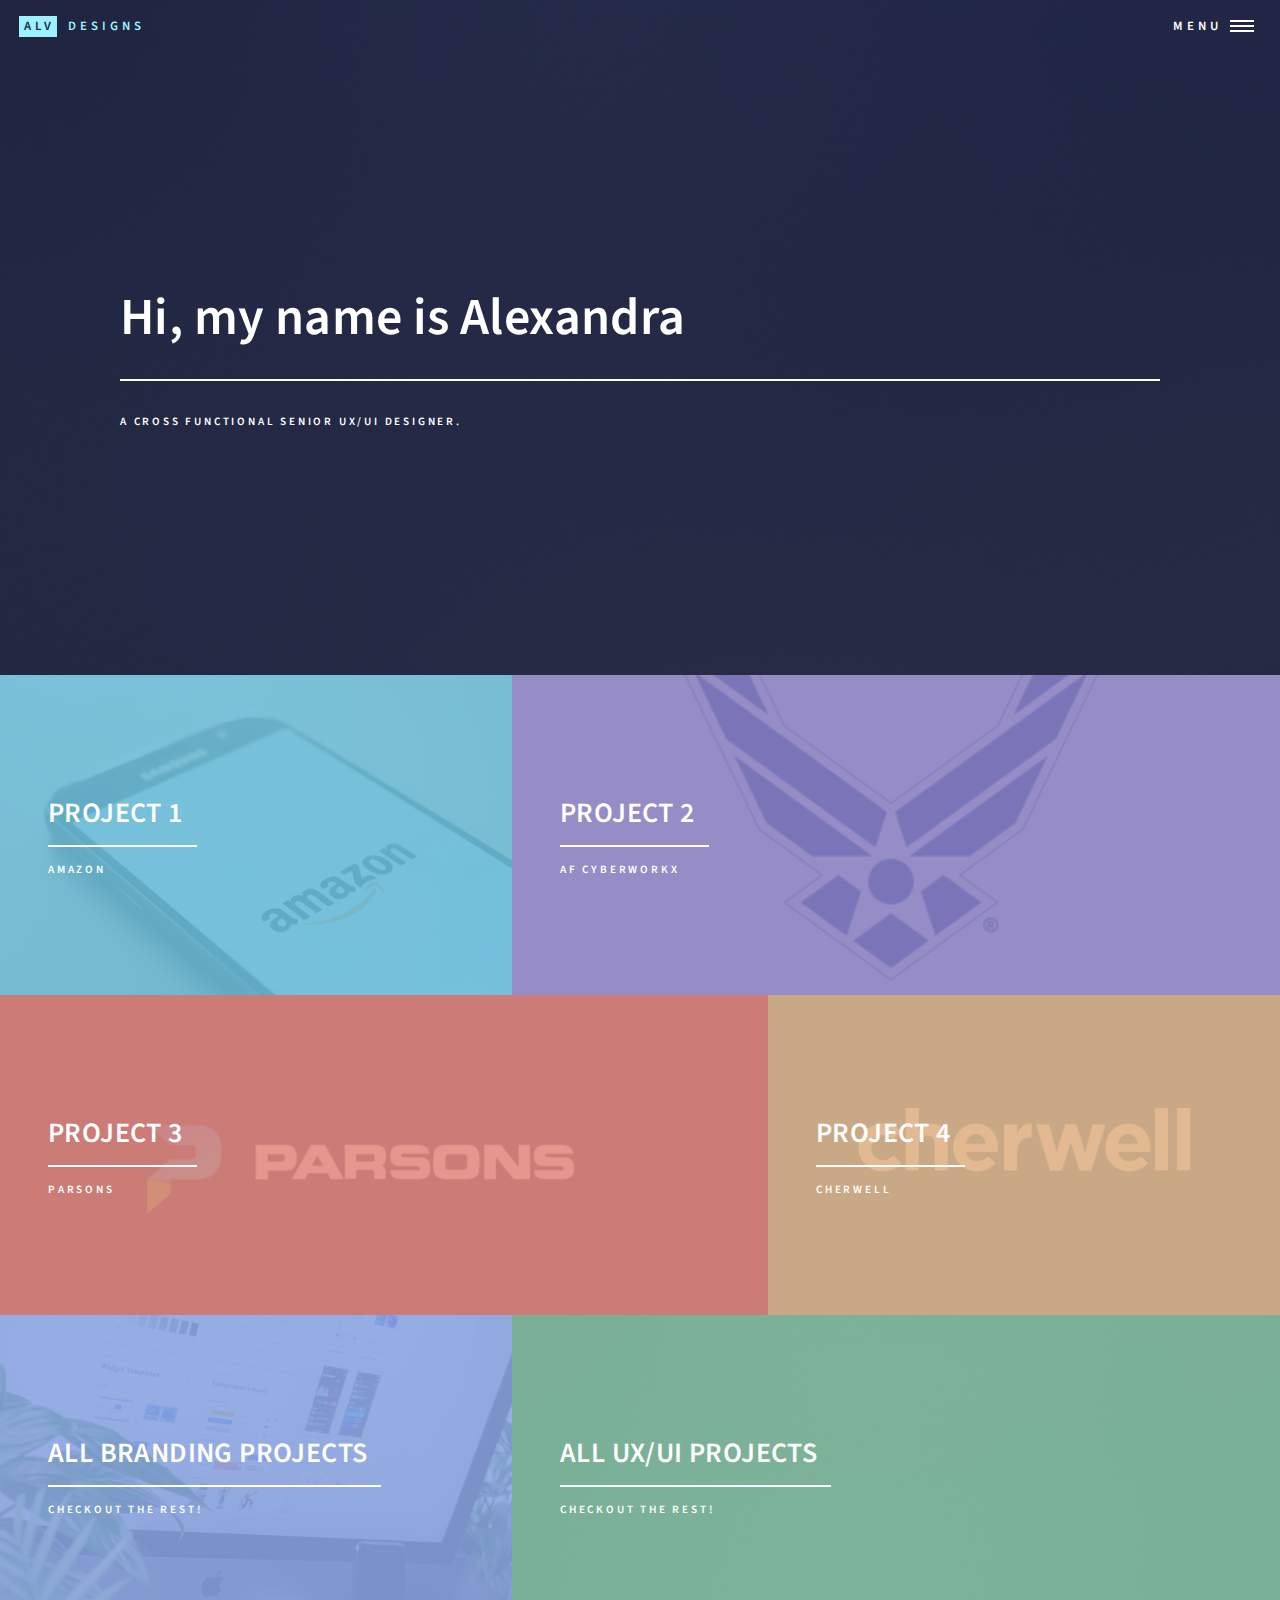
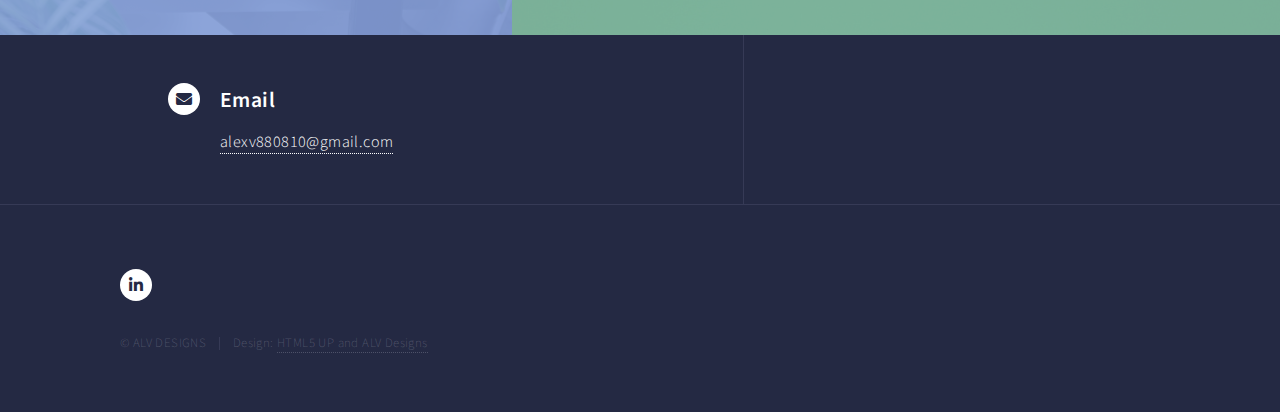
<file: index.html>
<!DOCTYPE HTML>
<!--
	Forty by HTML5 UP
	html5up.net | @ajlkn
	Free for personal and commercial use under the CCA 3.0 license (html5up.net/license)
-->
<html>
	<head>
		<title>ALV Designs</title>
		<meta charset="utf-8" />
		<meta name="viewport" content="width=device-width, initial-scale=1, user-scalable=no" />
		<link rel="stylesheet" href="assets/css/main.css" />
		<noscript><link rel="stylesheet" href="assets/css/noscript.css" /></noscript>
	</head>
	<body class="is-preload">

		<!-- Wrapper -->
			<div id="wrapper">

				<!-- Header -->
					<header id="header" class="alt">
						<a href="index.html" class="logo"><strong>ALV</strong> <span>Designs</span></a>
						<nav>
							<a href="#menu">Menu</a>
						</nav>
					</header>

				<!-- Menu -->
					<nav id="menu">
						<ul class="links">
							<li><a href="index.html">Home</a></li>
							<li><a href="UXprojects.html">UX Projects</a></li>
							<li><a href="Branding.html">Branding & Marketing</a></li>
						</ul>

				<!-- Commenting out button functions 		
						<ul class="actions stacked">
							<li><a href="#" class="button primary fit">Get Started</a></li>
							<li><a href="#" class="button fit">Log In</a></li>
						</ul>
						-->
					</nav>

				<!-- Banner -->
					<section id="banner" class="major">
						<div class="inner">
							<header class="major">
								<h1>Hi, my name is Alexandra</h1>
							</header>
							<div class="content">
								<p>A cross functional Senior UX/UI designer.</p>
								<!-- Commenting out the action button 
								<ul class="actions">
									<li><a href="#one" class="button next scrolly">Get Started</a></li>
								</ul>
								-->
							</div>
						</div>
					</section>

				<!-- Main -->
					<div id="main">

						<!-- One -->
							<section id="one" class="tiles">
								<article>
									<span class="image">
										<img src="images/christian-wiediger-rymh7EZPqRs-unsplash.jpg" alt="" />
									</span>
									<header class="major">
										<h3><a href="amazon.html" class="link">PROJECT 1</a></h3>
										<p>Amazon</p>
									</header>
								</article>
								<article>
									<span class="image">
										<img src="images/USAF.jpg" alt="" />
									</span>
									<header class="major">
										<h3><a href="afcyberworks.html" class="link">PROJECT 2</a></h3>
										<p>AF CYBERWORKX</p>
									</header>
								</article>
								<article>
									<span class="image">
										<img src="images/Parsons-logo.png" alt="" />
									</span>
									<header class="major">
										<h3><a href="parsons.html" class="link">PROJECT 3</a></h3>
										<p>Parsons</p>
									</header>
								</article>
								<article>
									<span class="image">
										<img src="images/Cherwell_logo.png" alt="" />
									</span>
									<header class="major">
										<h3><a href="cherwell.html" class="link">PROJECT 4</a></h3>
										<p>Cherwell</p>
									</header>
								</article>
								<article>
									<span class="image">
										<img src="images/balazs-ketyi-_x335IZXxfc-unsplash.jpg" alt="balazs ketyi image from unspash.com" />
									</span>
									<header class="major">
										<h3><a href="Branding.html" class="link">ALL BRANDING PROJECTS</a></h3>
										<p>Checkout the rest!</p>
									</header>
								</article>
								<article>
									<span class="image">
										<img src="images/pic06.jpg" alt="" />
									</span>
									<header class="major">
										<h3><a href="UXprojects.html" class="link">ALL UX/UI PROJECTS</a></h3>
										<p>Checkout the rest!</p>
									</header>
								</article>
							</section>

						<!-- Commenting out this section
							<section id="two">
								<div class="inner">
									<header class="major">
										<h2>Massa libero</h2>
									</header>
									<p>Nullam et orci eu lorem consequat tincidunt vivamus et sagittis libero. Mauris aliquet magna magna sed nunc rhoncus pharetra. Pellentesque condimentum sem. In efficitur ligula tate urna. Maecenas laoreet massa vel lacinia pellentesque lorem ipsum dolor. Nullam et orci eu lorem consequat tincidunt. Vivamus et sagittis libero. Mauris aliquet magna magna sed nunc rhoncus amet pharetra et feugiat tempus.</p>
									<ul class="actions">
										<li><a href="landing.html" class="button next">Get Started</a></li>
									</ul>
								</div>
							</section>
						-->

					</div>

				<!-- Contact -->
					<section id="contact">
						<div class="inner">
							<!-- commenting out
							<section>
								<form method="post" action="#">
									<div class="fields">
										<div class="field half">
											<label for="name">Name</label>
											<input type="text" name="name" id="name" />
										</div>
										<div class="field half">
											<label for="email">Email</label>
											<input type="text" name="email" id="email" />
										</div>
										<div class="field">
											<label for="message">Message</label>
											<textarea name="message" id="message" rows="6"></textarea>
										</div>
									</div>
									<ul class="actions">
										<li><input type="submit" value="Send Message" a href="mailto:alexv880810@gmail.com" class="primary" /></li>
										<li><input type="reset" value="Clear" /></li>
									</ul>
								</form>
							</section>
							-->
							<section class="split">
								<section>
									<div class="contact-method">
										<span class="icon solid alt fa-envelope"></span>
										<h3>Email</h3>
										<a href="#">alexv880810@gmail.com</a>
									</div>
								</section>
								<!-- Commenting out this section
								<section>
									<div class="contact-method">
										<span class="icon solid alt fa-phone"></span>
										<h3>Phone</h3>
										<span>(000) 000-0000 x12387</span>
									</div>
								</section>
								<section>
									<div class="contact-method">
										<span class="icon solid alt fa-home"></span>
										<h3>Address</h3>
										<span>1234 Somewhere Road #5432<br />
										Nashville, TN 00000<br />
										United States of America</span>
									</div>
								</section>
							-->
							</section>
						</div>
					</section>

				<!-- Footer -->
					<footer id="footer">
						<div class="inner">
							<ul class="icons">
								<!-- Commenting out
								<li><a href="#" class="icon brands alt fa-twitter"><span class="label">Twitter</span></a></li>
								<li><a href="#" class="icon brands alt fa-facebook-f"><span class="label">Facebook</span></a></li>
								<li><a href="#" class="icon brands alt fa-instagram"><span class="label">Instagram</span></a></li>
								<li><a href="#" class="icon brands alt fa-github"><span class="label">GitHub</span></a></li>
								-->
								<li><a href="https://www.linkedin.com/in/alexandra-vasquez-982921b2/" class="icon brands alt fa-linkedin-in"><span class="label">LinkedIn</span></a></li>
							</ul>
							<ul class="copyright">
								<li>&copy; ALV DESIGNS</li><li>Design: <a href="https://html5up.net">HTML5 UP and ALV Designs</a></li>
							</ul>
						</div>
					</footer>

			</div>

		<!-- Scripts -->
			<script src="assets/js/jquery.min.js"></script>
			<script src="assets/js/jquery.scrolly.min.js"></script>
			<script src="assets/js/jquery.scrollex.min.js"></script>
			<script src="assets/js/browser.min.js"></script>
			<script src="assets/js/breakpoints.min.js"></script>
			<script src="assets/js/util.js"></script>
			<script src="assets/js/main.js"></script>

	</body>
</html>
</file>
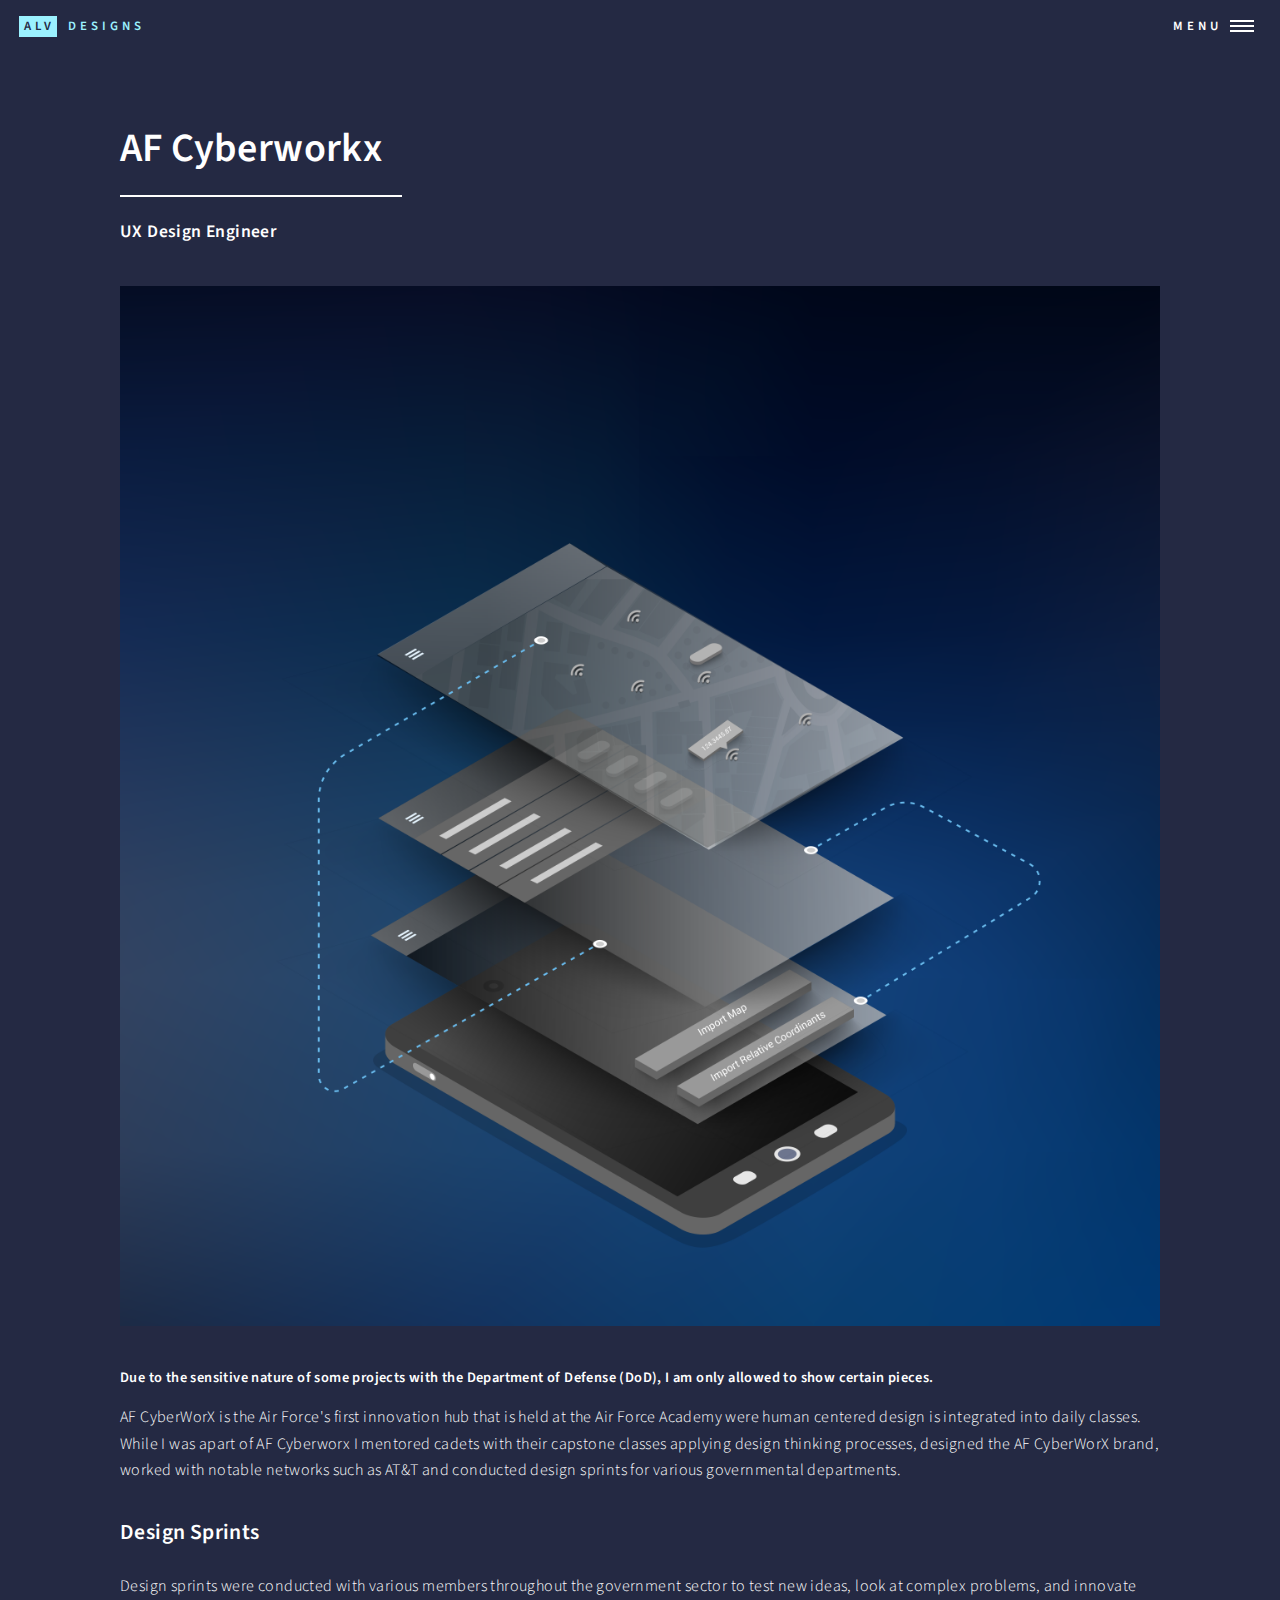
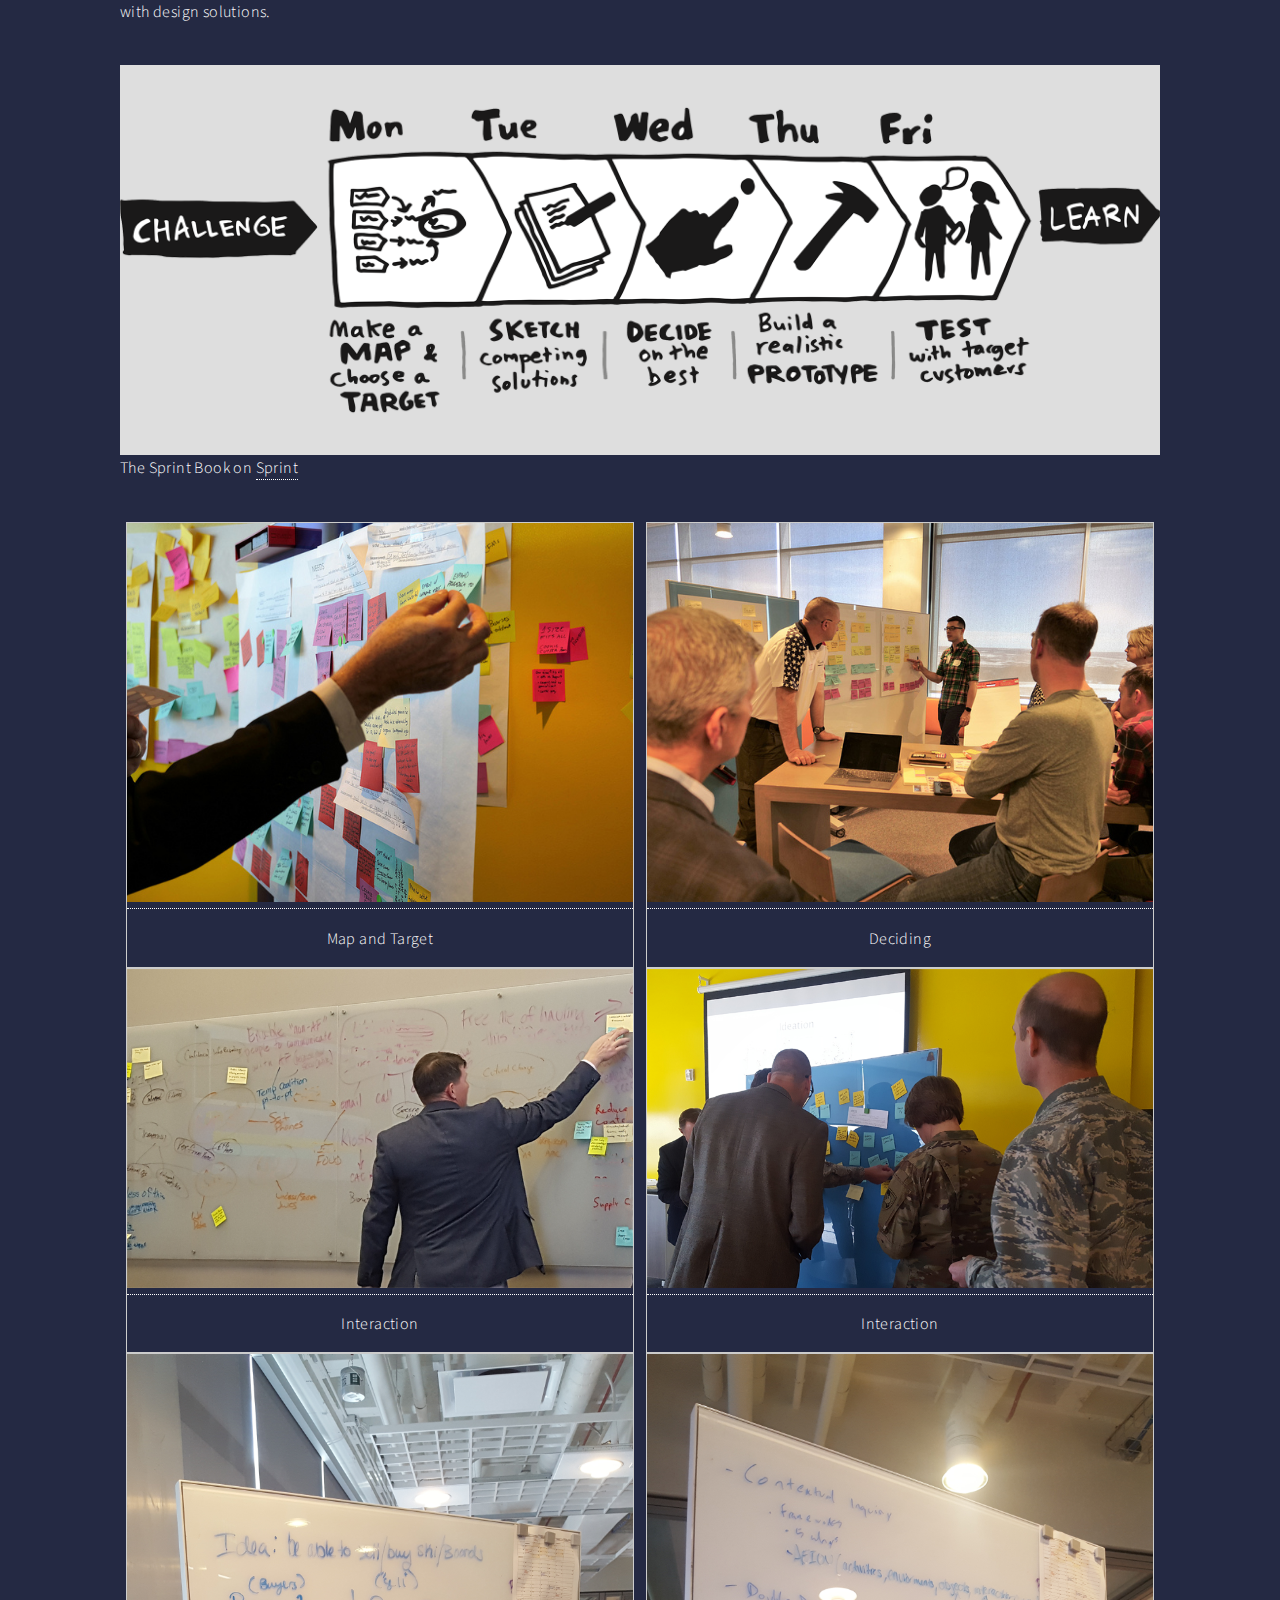
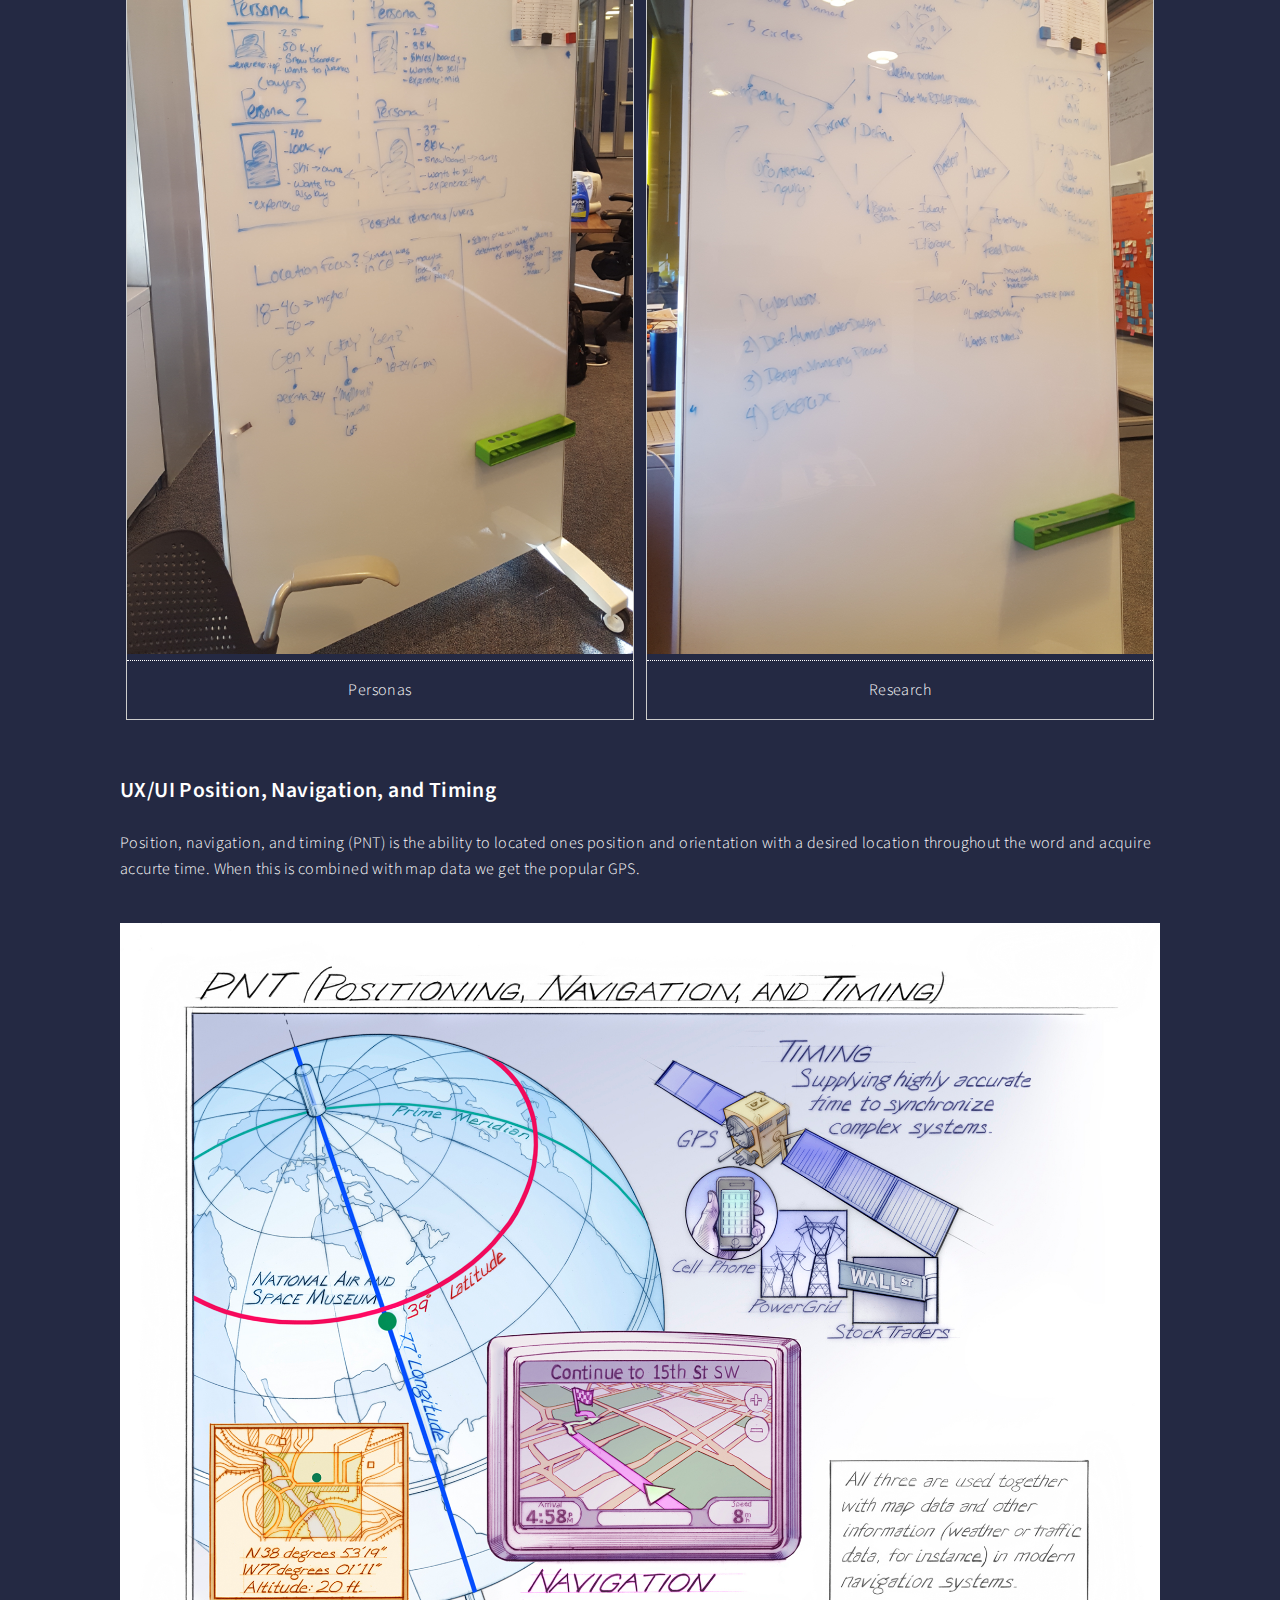
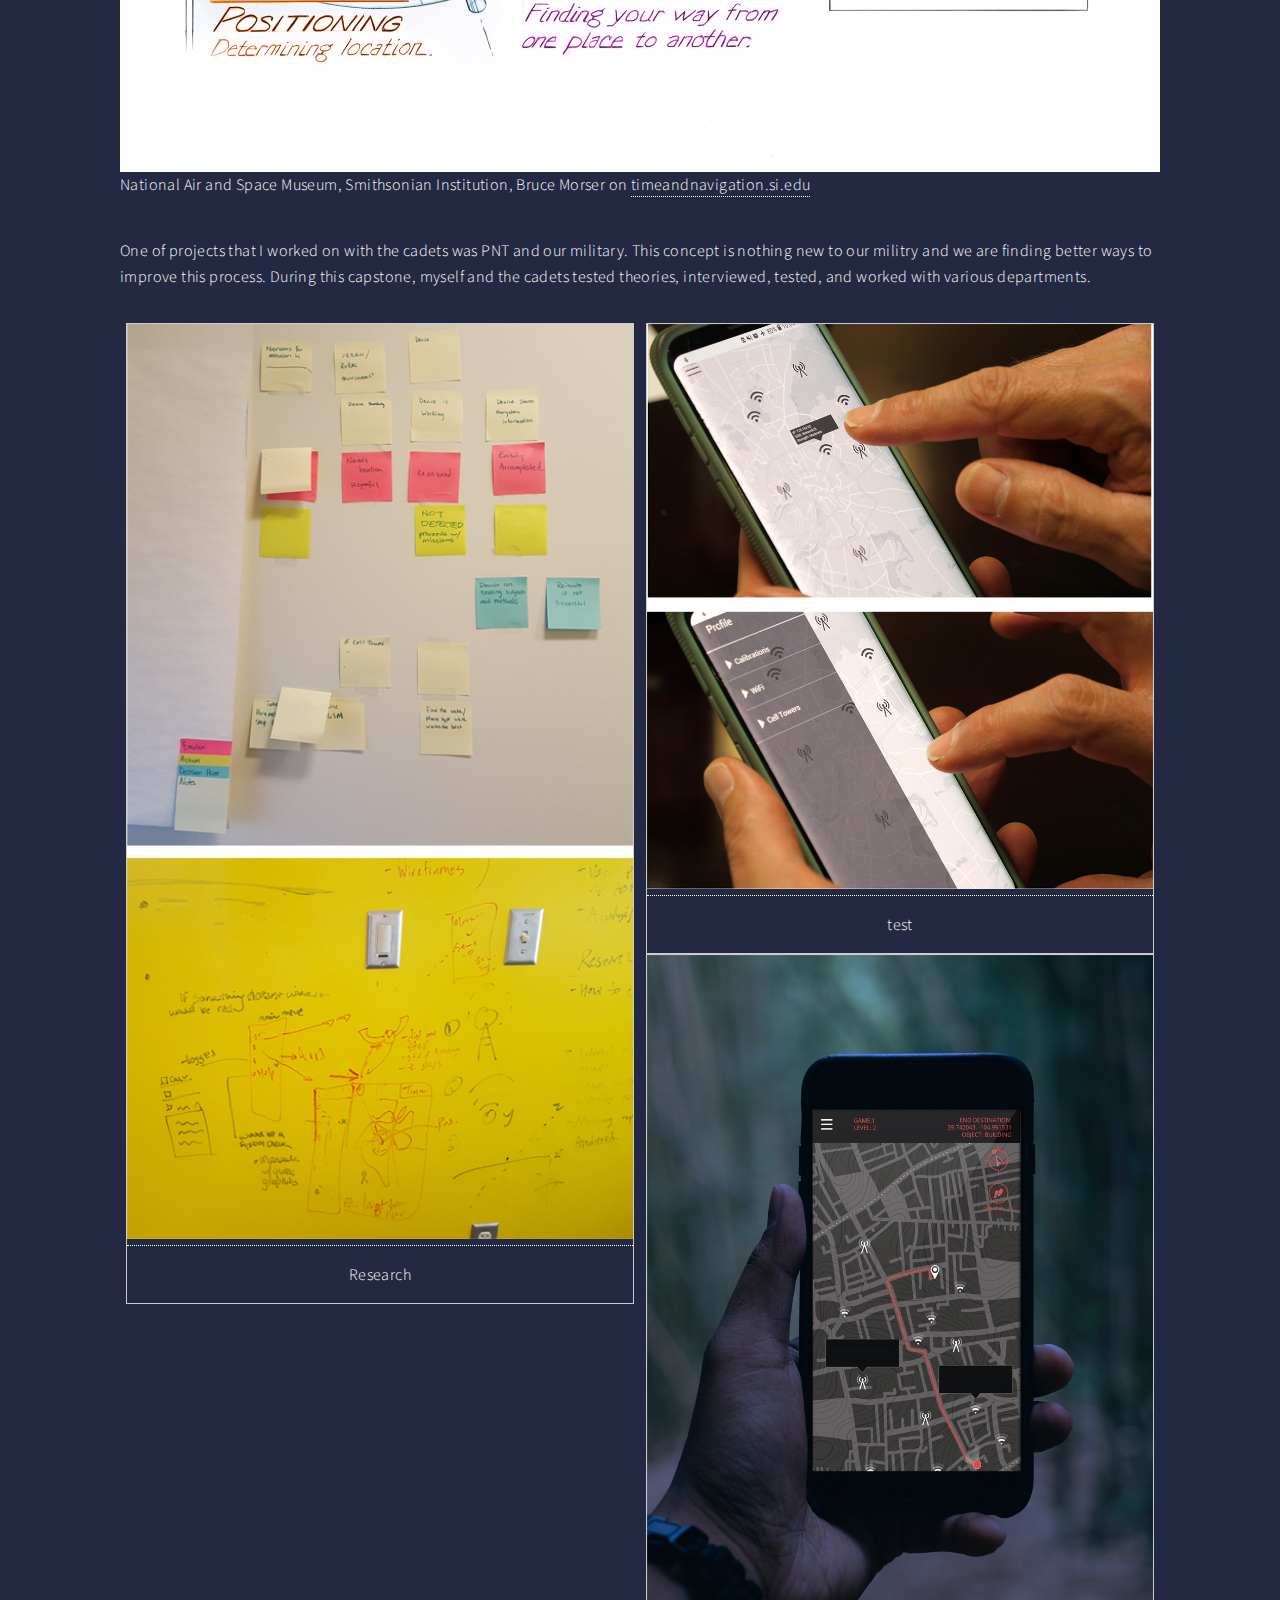
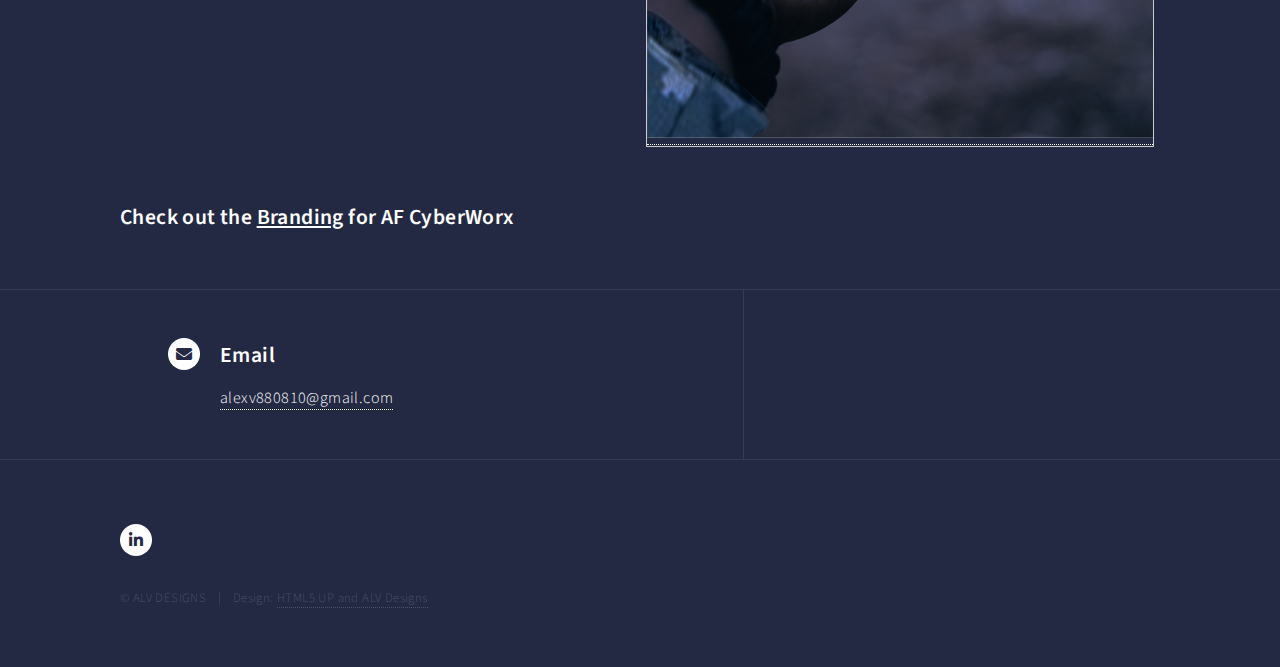
<file: afcyberworks.html>
<!DOCTYPE HTML>
<!--
	Forty by HTML5 UP
	html5up.net | @ajlkn
	Free for personal and commercial use under the CCA 3.0 license (html5up.net/license)
-->
<html>
	<head>
		<title>ALV Designs</title>
		<meta charset="utf-8" />
		<meta name="viewport" content="width=device-width, initial-scale=1, user-scalable=no" />
		<link rel="stylesheet" href="assets/css/main.css" />
		<noscript><link rel="stylesheet" href="assets/css/noscript.css" /></noscript>
	</head>
	<body class="is-preload">

		<!-- Wrapper -->
			<div id="wrapper">

				<!-- Header -->
					<header id="header" class="alt">
						<a href="index.html" class="logo"><strong>ALV</strong> <span>Designs</span></a>
						<nav>
							<a href="#menu">Menu</a>
						</nav>
					</header>

				<!-- Menu -->
					<nav id="menu">
						<ul class="links">
							<li><a href="index.html">Home</a></li>
							<li><a href="landing.html">UX Projects</a></li>
							<li><a href="Branding.html">Branding & Marketing</a></li>
						</ul>

				<!-- Commenting out button functions 		
						<ul class="actions stacked">
							<li><a href="#" class="button primary fit">Get Started</a></li>
							<li><a href="#" class="button fit">Log In</a></li>
						</ul>
						-->
					</nav>

				<!-- Main -->
					<div id="main" class="alt">

						<!-- One -->
							<section id="one">
								<div class="inner">
									<header class="major">
										<h1>AF Cyberworkx</h1>
										<h4>UX Design Engineer</h4>
									</header>
									<span class="image main"><img src="images/PNT_wireframe.png" alt="" /></span>
									<h5>Due to the sensitive nature of some projects with the Department of Defense (DoD), I am only allowed to show certain pieces.</h5>
									<p>AF CyberWorX is the Air Force's first innovation hub that is held at the Air Force Academy were human centered design is integrated into daily classes.
										While I was apart of AF Cyberworx I mentored cadets with their capstone classes applying design thinking processes, designed the AF CyberWorX brand, worked with notable networks such as AT&T 
										and conducted design sprints for various governmental departments. 
									</p>
									<h3>Design Sprints</h3>
									<p>Design sprints were conducted with various members throughout the government sector to test new ideas, look at complex problems, and innovate with design solutions. </p>
									<span class="image main"><img src="images/design_sprint_process.png"alt="Photo by <a href="https://www.thesprintbook.com/the-design-sprint">The Sprint Book</a> on <a href="https://www.thesprintbook.com/the-design-sprint">Sprint</a></span>
									<!--IMAGE GALLERY START-->
									<div class="responsive">
										<div class="gallery">
										  <a target="_blank" href="images/AFCT_sprint_1.jpg">
											<img src="images/AFCT_sprint_1.jpg" alt="mobile" width="600" height="400">
										  </a>
										  <div class="desc">Map and Target</div>
										</div>
									  </div>
									  
									  <div class="responsive">
										<div class="gallery">
										  <a target="_blank" href="images/AFCT_sprint_2.jpg">
											<img src="images/AFCT_sprint_2.jpg" alt="web" width="600" height="400">
										  </a>
										  <div class="desc">Deciding</div>
										</div>
									  </div>
									  <div class="responsive">
										<div class="gallery">
										  <a target="_blank" href="images/AFCW_1.png">
											<img src="images/AFCW_1.png" alt="web" width="600" height="400">
										  </a>
										  <div class="desc">Interaction</div>
										</div>
									  </div>
									  <div class="responsive">
										<div class="gallery">
										  <a target="_blank" href="images/AFCW_2.png">
											<img src="images/AFCW_2.png" alt="web" width="600" height="400">
										  </a>
										  <div class="desc">Interaction</div>
										</div>
									  </div>
									  <div class="responsive">
										<div class="gallery">
										  <a target="_blank" href="images/AFCW_3.jpg">
											<img src="images/AFCW_3.jpg" alt="web" width="600" height="400">
										  </a>
										  <div class="desc">Personas</div>
										</div>
									  </div>
									  <div class="responsive">
										<div class="gallery">
										  <a target="_blank" href="images/AFCW_4.jpg">
											<img src="images/AFCW_4.jpg" alt="web" width="600" height="400">
										  </a>
										  <div class="desc">Research</div>
										</div>
									  </div>
									  <div>
									  <div class="clearfix"></div>
									  </div>
									  <br>
									  <br>

									  <h3>UX/UI Position, Navigation, and Timing</h3>
									  <p>Position, navigation, and timing (PNT) is 
										the ability to located ones position and orientation with a desired location throughout the word and acquire accurte time. When this is combined with map data we get the popular GPS.</p>
										<span class="image main"><img src="images/position_nav_timing_.jpg"alt="Image By by <a href="https://timeandnavigation.si.edu/multimedia-asset/pnt-positioning-navigation-and-timing">National Air and Space Museum, Smithsonian Institution, Bruce Morser</a> on <a href="https://timeandnavigation.si.edu/multimedia-asset/pnt-positioning-navigation-and-timing">timeandnavigation.si.edu</a></span>
									<p>One of projects that I worked on with the cadets was PNT and our military. This concept is nothing new to our militry and we are finding better ways to improve this process. During this capstone, myself and the cadets tested theories, interviewed, tested, and worked with various departments. </p>
									</p>
								<!--IMAGE GALLERY START-->
								<div class="responsive">
									<div class="gallery">
									  <a target="_blank" href="images/pnt_1.png">
										<img src="images/pnt_1.png" alt="mobile" width="600" height="400">
									  </a>
									  <div class="desc">Research</div>
									</div>
								  </div>
								  
								  <div class="responsive">
									<div class="gallery">
									  <a target="_blank" href="images/pnt_2.png">
										<img src="images/pnt_2.png" alt="web" width="600" height="400">
									  </a>
									  <div class="desc">test</div>
									</div>
								  </div>
								  <div class="responsive">
									<div class="gallery">
									  <a target="_blank" href="images/pnt_3.png">
										<img src="images/pnt_3.png" alt="web" width="600" height="400">
									  </a>
									  
									</div>
								  </div>
								  <div>
								  <div class="clearfix"></div>
								  </div>
								  <br>
								  <br>

								  <h3>Check out the <a href="afcyberworksBranding.html"><u>Branding</u></a> for AF CyberWorx</h3>
								</div>
							</section>

					</div>

			<!-- Contact -->
			<section id="contact">
				<div class="inner">
					<!-- commenting out
					<section>
						<form method="post" action="#">
							<div class="fields">
								<div class="field half">
									<label for="name">Name</label>
									<input type="text" name="name" id="name" />
								</div>
								<div class="field half">
									<label for="email">Email</label>
									<input type="text" name="email" id="email" />
								</div>
								<div class="field">
									<label for="message">Message</label>
									<textarea name="message" id="message" rows="6"></textarea>
								</div>
							</div>
							<ul class="actions">
								<li><input type="submit" value="Send Message" a href="mailto:alexv880810@gmail.com" class="primary" /></li>
								<li><input type="reset" value="Clear" /></li>
							</ul>
						</form>
					</section>
					-->
					<section class="split">
						<section>
							<div class="contact-method">
								<span class="icon solid alt fa-envelope"></span>
								<h3>Email</h3>
								<a href="#">alexv880810@gmail.com</a>
							</div>
						</section>
						<!-- Commenting out this section
						<section>
							<div class="contact-method">
								<span class="icon solid alt fa-phone"></span>
								<h3>Phone</h3>
								<span>(000) 000-0000 x12387</span>
							</div>
						</section>
						<section>
							<div class="contact-method">
								<span class="icon solid alt fa-home"></span>
								<h3>Address</h3>
								<span>1234 Somewhere Road #5432<br />
								Nashville, TN 00000<br />
								United States of America</span>
							</div>
						</section>
					-->
					</section>
				</div>
			</section>

		<!-- Footer -->
			<footer id="footer">
				<div class="inner">
					<ul class="icons">
						<!-- Commenting out
						<li><a href="#" class="icon brands alt fa-twitter"><span class="label">Twitter</span></a></li>
						<li><a href="#" class="icon brands alt fa-facebook-f"><span class="label">Facebook</span></a></li>
						<li><a href="#" class="icon brands alt fa-instagram"><span class="label">Instagram</span></a></li>
						<li><a href="#" class="icon brands alt fa-github"><span class="label">GitHub</span></a></li>
						-->
						<li><a href="https://www.linkedin.com/in/alexandra-vasquez-982921b2/" class="icon brands alt fa-linkedin-in"><span class="label">LinkedIn</span></a></li>
					</ul>
					<ul class="copyright">
						<li>&copy; ALV DESIGNS</li><li>Design: <a href="https://html5up.net">HTML5 UP and ALV Designs</a></li>
					</ul>
				</div>
			</footer>

			</div>

		<!-- Scripts -->
			<script src="assets/js/jquery.min.js"></script>
			<script src="assets/js/jquery.scrolly.min.js"></script>
			<script src="assets/js/jquery.scrollex.min.js"></script>
			<script src="assets/js/browser.min.js"></script>
			<script src="assets/js/breakpoints.min.js"></script>
			<script src="assets/js/util.js"></script>
			<script src="assets/js/main.js"></script>

	</body>
</html>
</file>
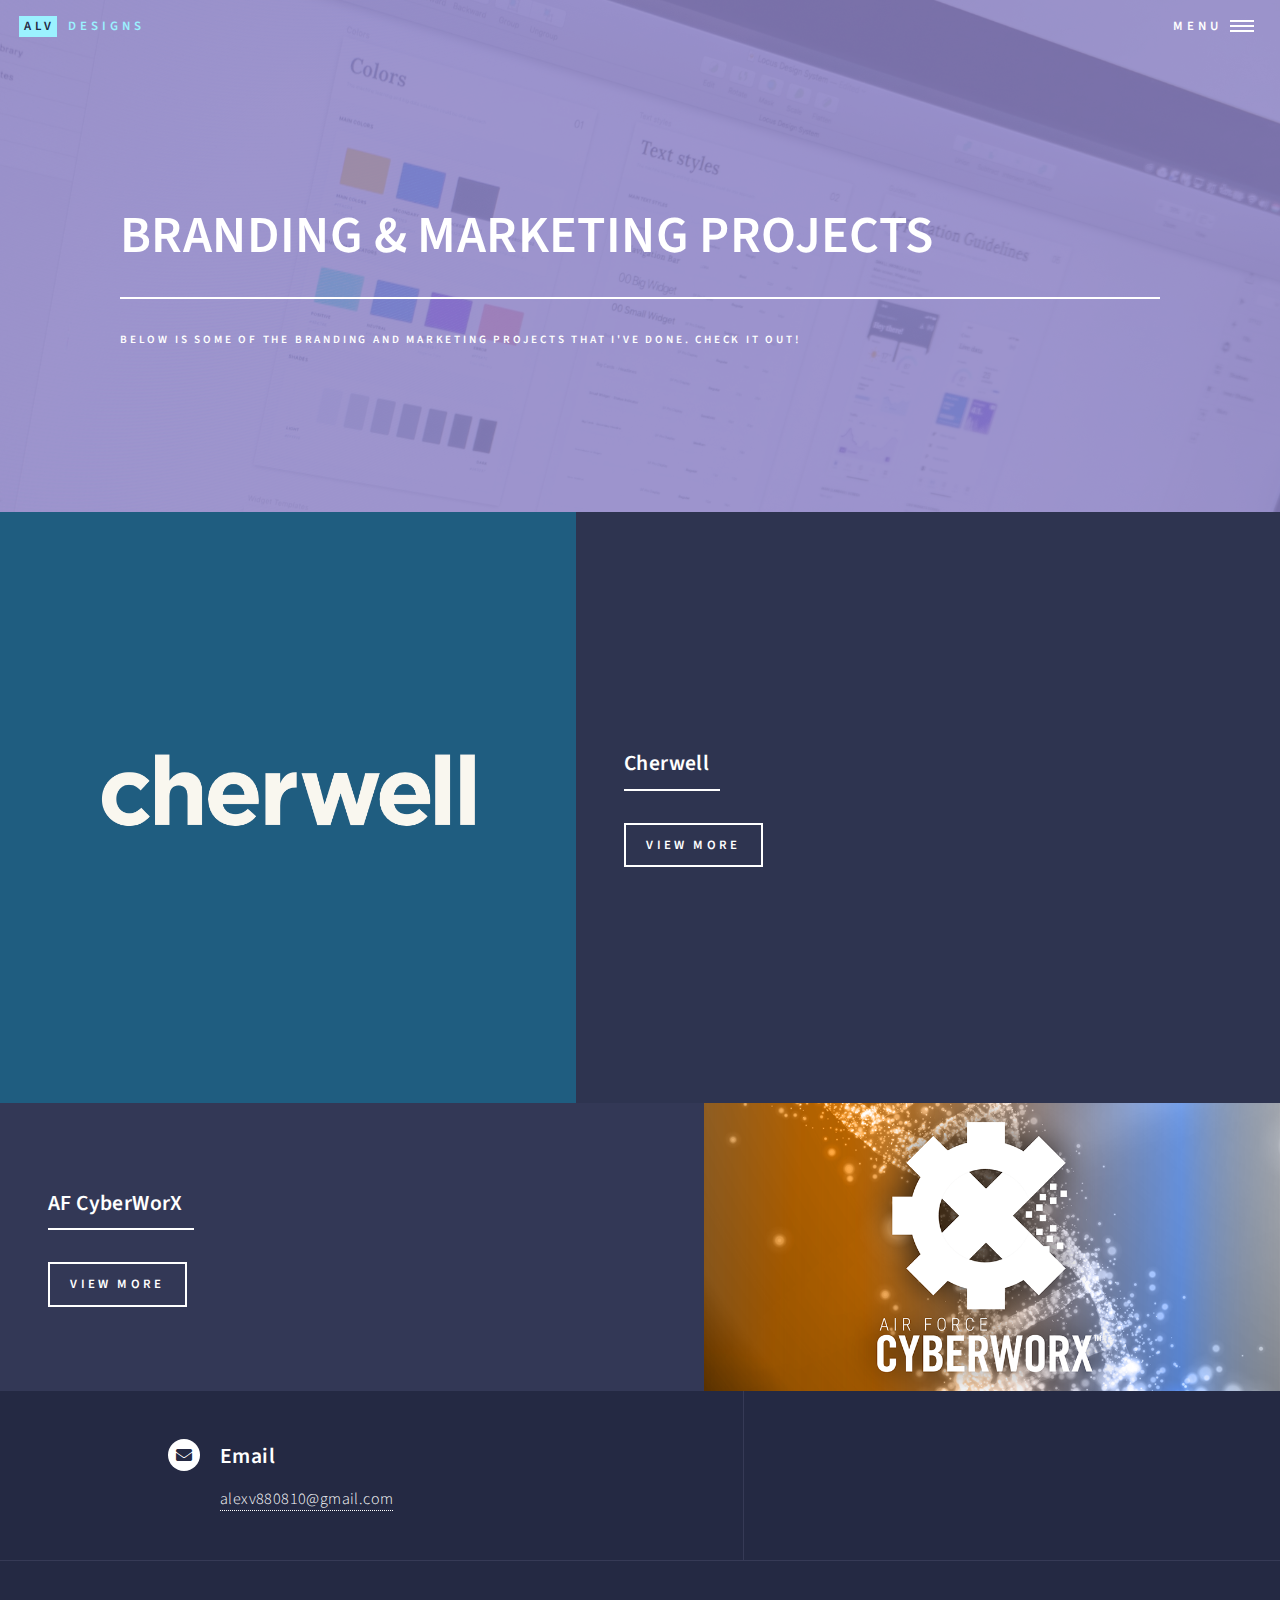
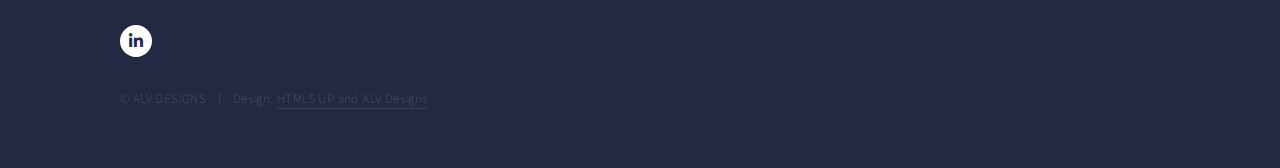
<file: Branding.html>
<!DOCTYPE HTML>
<!--
	Forty by HTML5 UP
	html5up.net | @ajlkn
	Free for personal and commercial use under the CCA 3.0 license (html5up.net/license)
-->
<html>
	<head>
		<title>ALV Designs</title>
		<meta charset="utf-8" />
		<meta name="viewport" content="width=device-width, initial-scale=1, user-scalable=no" />
		<link rel="stylesheet" href="assets/css/main.css" />
		<noscript><link rel="stylesheet" href="assets/css/noscript.css" /></noscript>
	</head>
	<body class="is-preload">

		<!-- Wrapper -->
			<div id="wrapper">

				<!-- Header -->
				<header id="header" class="alt">
					<a href="index.html" class="logo"><strong>ALV</strong> <span>Designs</span></a>
					<nav>
						<a href="#menu">Menu</a>
					</nav>
				</header>

				<!-- Menu -->
					<nav id="menu">
						<ul class="links">
							<li><a href="index.html">Home</a></li>
							<li><a href="UXprojects.html">UX Projects</a></li>
							<li><a href="Branding.html">Branding & Marketing</a></li>
						</ul>
						
					</nav>

				<!-- Banner -->
				<!-- Note: The "styleN" class below should match that of the header element. -->
					<section id="banner" class="style2">
						<div class="inner">
							<span class="image">
								<img src="images/balazs-ketyi-_x335IZXxfc-unsplash.jpg" alt="" />
							</span>
							<header class="major">
								<h1>BRANDING & MARKETING PROJECTS</h1>
							</header>
							<div class="content">
								<p>Below is some of the branding and marketing projects that I've done. Check it out!</p>
							</div>
						</div>
					</section>

		<!-- Main -->
		<div id="main">

			<!-- One 
				<section id="one">
					<div class="inner">
						<header class="major">
							<h2>Sed amet aliquam</h2>
						</header>
						<p>Nullam et orci eu lorem consequat tincidunt vivamus et sagittis magna sed nunc rhoncus condimentum sem. In efficitur ligula tate urna. Maecenas massa vel lacinia pellentesque lorem ipsum dolor. Nullam et orci eu lorem consequat tincidunt. Vivamus et sagittis libero. Nullam et orci eu lorem consequat tincidunt vivamus et sagittis magna sed nunc rhoncus condimentum sem. In efficitur ligula tate urna.</p>
					</div>
				</section>
			-->

			<!-- Two -->
				<section id="two" class="spotlights">
					<section>
						<a href="cherwell.html" class="image">
							<img src="images/Cherwell_logo.png" alt="" data-position="center center" />
						</a>
						<div class="content">
							<div class="inner">
								<header class="major">
									<h3>Cherwell</h3>
								</header>
								<!--
								<p>Nullam et orci eu lorem consequat tincidunt vivamus et sagittis magna sed nunc rhoncus condimentum sem. In efficitur ligula tate urna. Maecenas massa sed magna lacinia magna pellentesque lorem ipsum dolor. Nullam et orci eu lorem consequat tincidunt. Vivamus et sagittis tempus.</p>
							-->
								<ul class="actions">
									<li><a href="cherwell.html" class="button">View More</a></li>
								</ul>
								
							</div>
						</div>
					</section>
					<section>
						<a href="afcyberworksBranding.html" class="image">
							<img src="images/AFCW-1.png" alt="" data-position="top center" />
						</a>
						<div class="content">
							<div class="inner">
								<header class="major">
									<h3>AF CyberWorX</h3>
								</header>
								<!--
								<p>Nullam et orci eu lorem consequat tincidunt vivamus et sagittis magna sed nunc rhoncus condimentum sem. In efficitur ligula tate urna. Maecenas massa sed magna lacinia magna pellentesque lorem ipsum dolor. Nullam et orci eu lorem consequat tincidunt. Vivamus et sagittis tempus.</p>
								-->
								<ul class="actions">
									<li><a href="afcyberworksBranding.html" class="button">View more</a></li>
								</ul>
							</div>
						</div>
					</section>
					<!--
					<section>
						<a href="generic.html" class="image">
							<img src="images/astor-sanders-logo.png" alt="" data-position="25% 25%" />
						</a>
						<div class="content">
							<div class="inner">
								<header class="major">
									<h3>Astor and Sanders</h3>
								</header>
								
								<p>Nullam et orci eu lorem consequat tincidunt vivamus et sagittis magna sed nunc rhoncus condimentum sem. In efficitur ligula tate urna. Maecenas massa sed magna lacinia magna pellentesque lorem ipsum dolor. Nullam et orci eu lorem consequat tincidunt. Vivamus et sagittis tempus.</p>
								
								<ul class="actions">
									<li><a href="astorandsanders.html" class="button">View more</a></li>
								</ul>
							</div>
						</div>
					</section>
				-->
					<!--
					<section>
						<a href="generic.html" class="image">
							<img src="images/AFCW-1.png" alt="" data-position="25% 25%" />
						</a>
						<div class="content">
							<div class="inner">
								<header class="major">
									<h3>AF CyberWorx</h3>
								</header>
								<ul class="actions">
									<li><a href="afcyberworks.html" class="button">View more</a></li>
								</ul>
							</div>
						</div>
					</section>
				</section>

			 Three 
				<section id="three">
					<div class="inner">
						<header class="major">
							<h2>Massa libero</h2>
						</header>
						<p>Nullam et orci eu lorem consequat tincidunt vivamus et sagittis libero. Mauris aliquet magna magna sed nunc rhoncus pharetra. Pellentesque condimentum sem. In efficitur ligula tate urna. Maecenas laoreet massa vel lacinia pellentesque lorem ipsum dolor. Nullam et orci eu lorem consequat tincidunt. Vivamus et sagittis libero. Mauris aliquet magna magna sed nunc rhoncus amet pharetra et feugiat tempus.</p>
						<ul class="actions">
							<li><a href="generic.html" class="button next">Get Started</a></li>
						</ul>
					</div>
				</section>
			-->

		</div>

				<!-- Contact -->
				<section id="contact">
					<div class="inner">
						<!-- commenting out
						<section>
							<form method="post" action="#">
								<div class="fields">
									<div class="field half">
										<label for="name">Name</label>
										<input type="text" name="name" id="name" />
									</div>
									<div class="field half">
										<label for="email">Email</label>
										<input type="text" name="email" id="email" />
									</div>
									<div class="field">
										<label for="message">Message</label>
										<textarea name="message" id="message" rows="6"></textarea>
									</div>
								</div>
								<ul class="actions">
									<li><input type="submit" value="Send Message" a href="mailto:alexv880810@gmail.com" class="primary" /></li>
									<li><input type="reset" value="Clear" /></li>
								</ul>
							</form>
						</section>
						-->
						<section class="split">
							<section>
								<div class="contact-method">
									<span class="icon solid alt fa-envelope"></span>
									<h3>Email</h3>
									<a href="#">alexv880810@gmail.com</a>
								</div>
							</section>
							<!-- Commenting out this section
							<section>
								<div class="contact-method">
									<span class="icon solid alt fa-phone"></span>
									<h3>Phone</h3>
									<span>(000) 000-0000 x12387</span>
								</div>
							</section>
							<section>
								<div class="contact-method">
									<span class="icon solid alt fa-home"></span>
									<h3>Address</h3>
									<span>1234 Somewhere Road #5432<br />
									Nashville, TN 00000<br />
									United States of America</span>
								</div>
							</section>
						-->
						</section>
					</div>
				</section>

			<!-- Footer -->
				<footer id="footer">
					<div class="inner">
						<ul class="icons">
							<!-- Commenting out
							<li><a href="#" class="icon brands alt fa-twitter"><span class="label">Twitter</span></a></li>
							<li><a href="#" class="icon brands alt fa-facebook-f"><span class="label">Facebook</span></a></li>
							<li><a href="#" class="icon brands alt fa-instagram"><span class="label">Instagram</span></a></li>
							<li><a href="#" class="icon brands alt fa-github"><span class="label">GitHub</span></a></li>
							-->
							<li><a href="https://www.linkedin.com/in/alexandra-vasquez-982921b2/" class="icon brands alt fa-linkedin-in"><span class="label">LinkedIn</span></a></li>
						</ul>
						<ul class="copyright">
							<li>&copy; ALV DESIGNS</li><li>Design: <a href="https://html5up.net">HTML5 UP and ALV Designs</a></li>
						</ul>
					</div>
				</footer>

			</div>

		<!-- Scripts -->
			<script src="assets/js/jquery.min.js"></script>
			<script src="assets/js/jquery.scrolly.min.js"></script>
			<script src="assets/js/jquery.scrollex.min.js"></script>
			<script src="assets/js/browser.min.js"></script>
			<script src="assets/js/breakpoints.min.js"></script>
			<script src="assets/js/util.js"></script>
			<script src="assets/js/main.js"></script>

	</body>
</html>
</file>
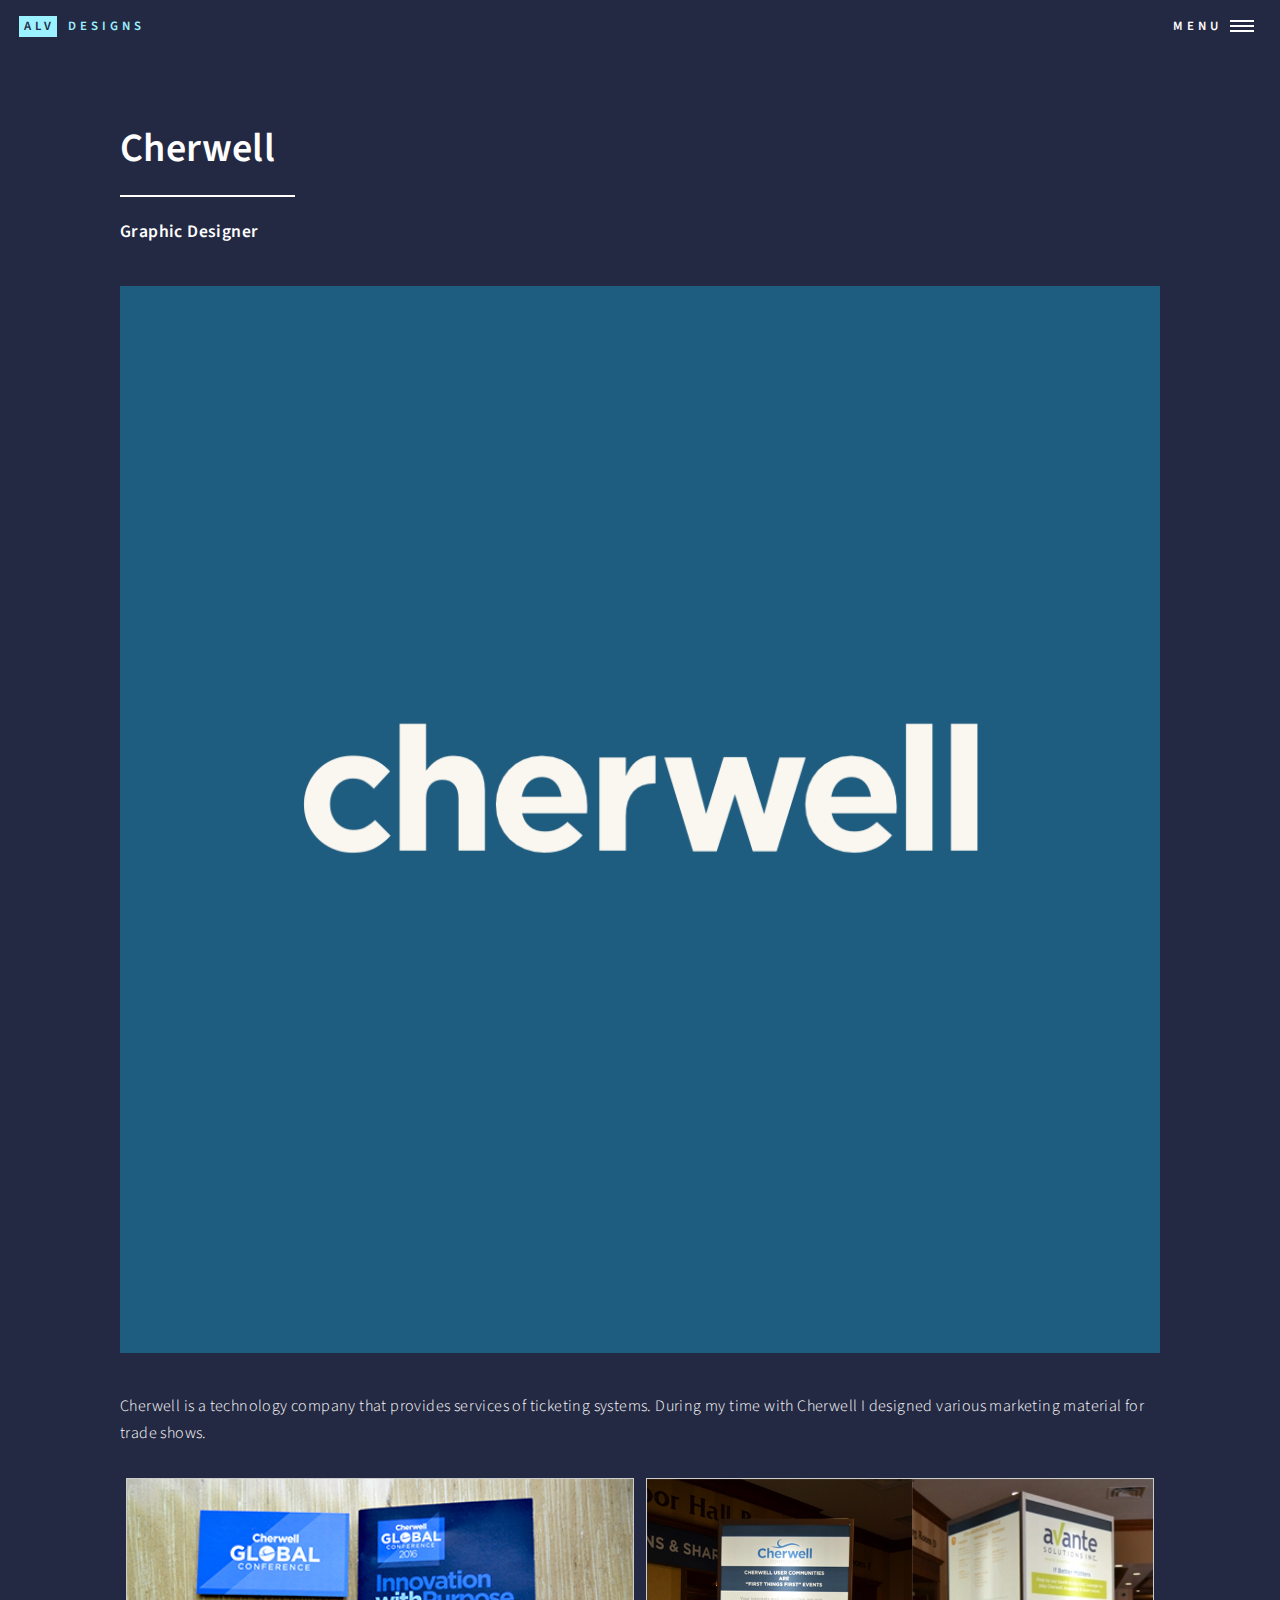
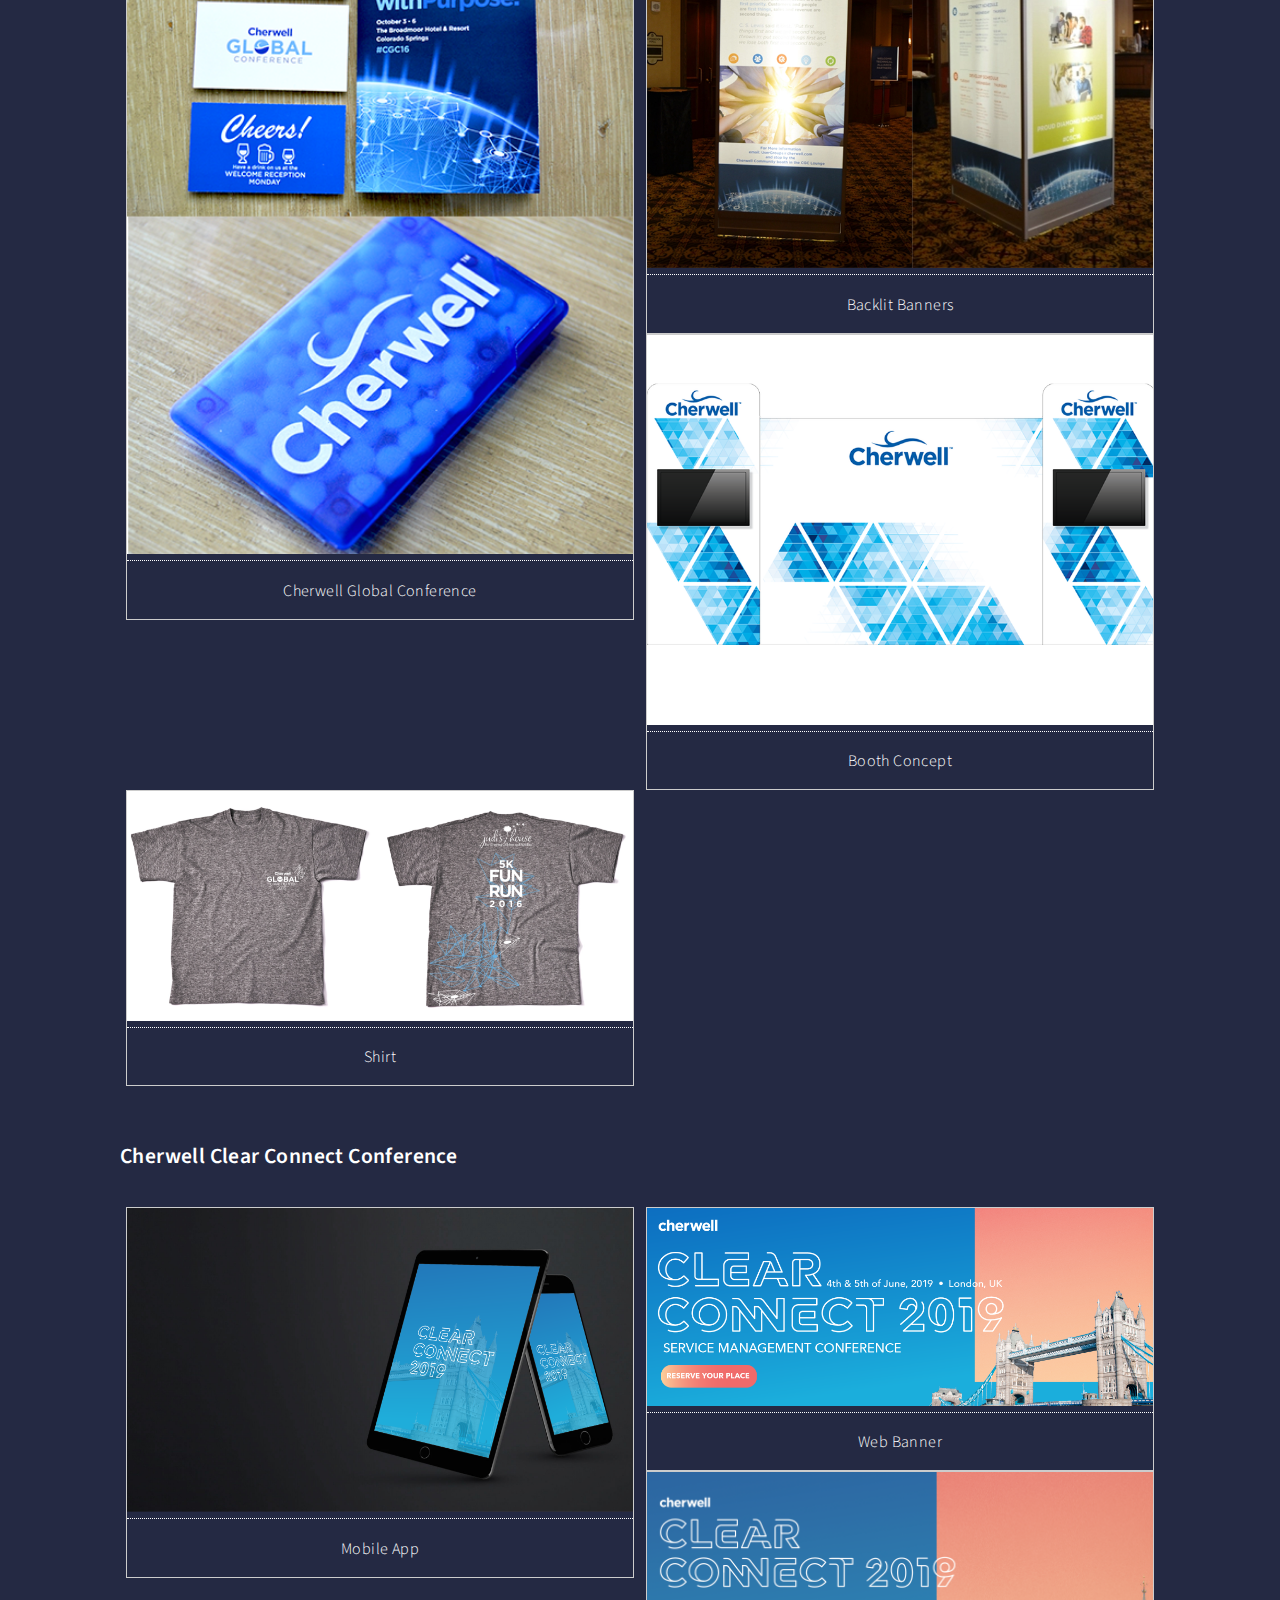
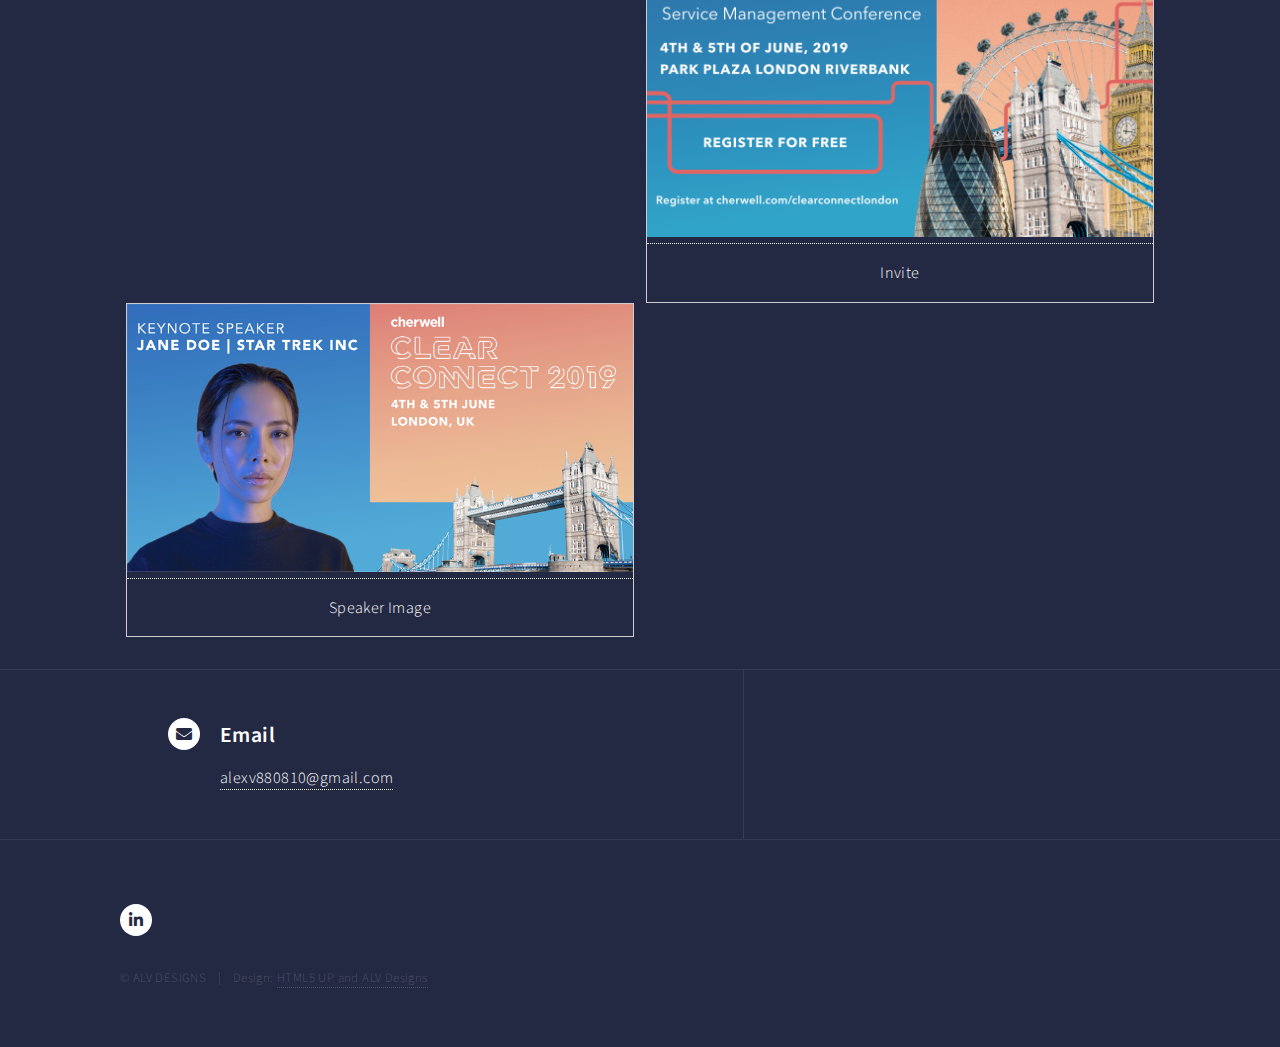
<file: cherwell.html>
<!DOCTYPE HTML>
<!--
	Forty by HTML5 UP
	html5up.net | @ajlkn
	Free for personal and commercial use under the CCA 3.0 license (html5up.net/license)
-->
<html>
	<head>
		<title>ALV Designs</title>
		<meta charset="utf-8" />
		<meta name="viewport" content="width=device-width, initial-scale=1, user-scalable=no" />
		<link rel="stylesheet" href="assets/css/main.css" />
		<noscript><link rel="stylesheet" href="assets/css/noscript.css" /></noscript>
	</head>
	<body class="is-preload">

		<!-- Wrapper -->
			<div id="wrapper">

				<!-- Header -->
					<header id="header" class="alt">
						<a href="index.html" class="logo"><strong>ALV</strong> <span>Designs</span></a>
						<nav>
							<a href="#menu">Menu</a>
						</nav>
					</header>

				<!-- Menu -->
					<nav id="menu">
						<ul class="links">
							<li><a href="index.html">Home</a></li>
							<li><a href="UXprojects.html">UX Projects</a></li>
							<li><a href="Branding.html">Branding & Marketing</a></li>
						</ul>

				<!-- Commenting out button functions 		
						<ul class="actions stacked">
							<li><a href="#" class="button primary fit">Get Started</a></li>
							<li><a href="#" class="button fit">Log In</a></li>
						</ul>
						-->
					</nav>

				<!-- Main -->
					<div id="main" class="alt">

						<!-- One -->
							<section id="one">
								<div class="inner">
									<header class="major">
										<h1>Cherwell</h1>
										<h4>Graphic Designer</h4>
									</header>
									<span class="image main"><img src="images/Cherwell_logo.png" alt="cherwell logo image" /></span>
									<p>Cherwell is a technology company that provides services of ticketing systems. During my time with Cherwell I designed
										various marketing material for trade shows. </p>
									
									<!--IMAGE GALLERY START-->
									<div class="responsive">
										<div class="gallery">
										  <a target="_blank" href="images/cherwell-1.png">
											<img src="images/cherwell-1.png" alt="mobile" width="600" height="400">
										  </a>
										  <div class="desc">Cherwell Global Conference</div>
										</div>
									  </div>
									  
									  <div class="responsive">
										<div class="gallery">
										  <a target="_blank" href="images/cherwell-2.png">
											<img src="images/cherwell-2.png" alt="web" width="600" height="400">
										  </a>
										  <div class="desc">Backlit Banners</div>
										</div>
									  </div>

									  <div class="responsive">
										<div class="gallery">
										  <a target="_blank" href="images/cherwell-3.png">
											<img src="images/cherwell-3.png" alt="web" width="600" height="400">
										  </a>
										  <div class="desc">Booth Concept</div>
										</div>
									  </div>

									  <div class="responsive">
										<div class="gallery">
										  <a target="_blank" href="images/Cherwell-2016-shirt.png">
											<img src="images/Cherwell-2016-shirt.png" alt="web" width="600" height="400">
										  </a>
										  <div class="desc">Shirt</div>
										</div>
									  </div>

									  <div>
									  <div class="clearfix"></div>
									  </div>
								<!--IMAGE GALLERY END-->
								<br>
								<br>

								<h3>Cherwell Clear Connect Conference</h3>
								<p> </p>

								<!--IMAGE GALLERY START-->
								<div class="responsive">
									<div class="gallery">
									  <a target="_blank" href="images/Cherwell -Mobile_responsive_UI_mockup_UK.png">
										<img src="images/Cherwell -Mobile_responsive_UI_mockup_UK.png" alt="mobile" width="600" height="400">
									  </a>
									  <div class="desc">Mobile App</div>
									</div>
								  </div>
								  
								  <div class="responsive">
									<div class="gallery">
									  <a target="_blank" href="images/cherwell_web_banner_service_management_conference-01.png">
										<img src="images/cherwell_web_banner_service_management_conference-01.png" alt="web" width="600" height="400">
									  </a>
									  <div class="desc">Web Banner</div>
									</div>
								  </div>

								  <div class="responsive">
									<div class="gallery">
									  <a target="_blank" href="images/cherwell-clear-connect-invite.png">
										<img src="images/cherwell-clear-connect-invite.png" alt="web" width="600" height="400">
									  </a>
									  <div class="desc">Invite</div>
									</div>
								  </div>

								  <div class="responsive">
									<div class="gallery">
									  <a target="_blank" href="images/cherwell-speaker-clear-connect.png">
										<img src="images/cherwell-speaker-clear-connect.png" alt="web" width="600" height="400">
									  </a>
									  <div class="desc">Speaker Image</div>
									</div>
								  </div>

								  <div>
								  <div class="clearfix"></div>
								  </div>
							<!--IMAGE GALLERY END-->
									
							</section>

					</div>

				<!-- Contact -->
				<section id="contact">
					<div class="inner">
						<!-- commenting out
						<section>
							<form method="post" action="#">
								<div class="fields">
									<div class="field half">
										<label for="name">Name</label>
										<input type="text" name="name" id="name" />
									</div>
									<div class="field half">
										<label for="email">Email</label>
										<input type="text" name="email" id="email" />
									</div>
									<div class="field">
										<label for="message">Message</label>
										<textarea name="message" id="message" rows="6"></textarea>
									</div>
								</div>
								<ul class="actions">
									<li><input type="submit" value="Send Message" a href="mailto:alexv880810@gmail.com" class="primary" /></li>
									<li><input type="reset" value="Clear" /></li>
								</ul>
							</form>
						</section>
						-->
						<section class="split">
							<section>
								<div class="contact-method">
									<span class="icon solid alt fa-envelope"></span>
									<h3>Email</h3>
									<a href="#">alexv880810@gmail.com</a>
								</div>
							</section>
							<!-- Commenting out this section
							<section>
								<div class="contact-method">
									<span class="icon solid alt fa-phone"></span>
									<h3>Phone</h3>
									<span>(000) 000-0000 x12387</span>
								</div>
							</section>
							<section>
								<div class="contact-method">
									<span class="icon solid alt fa-home"></span>
									<h3>Address</h3>
									<span>1234 Somewhere Road #5432<br />
									Nashville, TN 00000<br />
									United States of America</span>
								</div>
							</section>
						-->
						</section>
					</div>
				</section>

			<!-- Footer -->
				<footer id="footer">
					<div class="inner">
						<ul class="icons">
							<!-- Commenting out
							<li><a href="#" class="icon brands alt fa-twitter"><span class="label">Twitter</span></a></li>
							<li><a href="#" class="icon brands alt fa-facebook-f"><span class="label">Facebook</span></a></li>
							<li><a href="#" class="icon brands alt fa-instagram"><span class="label">Instagram</span></a></li>
							<li><a href="#" class="icon brands alt fa-github"><span class="label">GitHub</span></a></li>
							-->
							<li><a href="https://www.linkedin.com/in/alexandra-vasquez-982921b2/" class="icon brands alt fa-linkedin-in"><span class="label">LinkedIn</span></a></li>
						</ul>
						<ul class="copyright">
							<li>&copy; ALV DESIGNS</li><li>Design: <a href="https://html5up.net">HTML5 UP and ALV Designs</a></li>
						</ul>
					</div>
				</footer>


			</div>

		<!-- Scripts -->
			<script src="assets/js/jquery.min.js"></script>
			<script src="assets/js/jquery.scrolly.min.js"></script>
			<script src="assets/js/jquery.scrollex.min.js"></script>
			<script src="assets/js/browser.min.js"></script>
			<script src="assets/js/breakpoints.min.js"></script>
			<script src="assets/js/util.js"></script>
			<script src="assets/js/main.js"></script>

	</body>
</html>
</file>
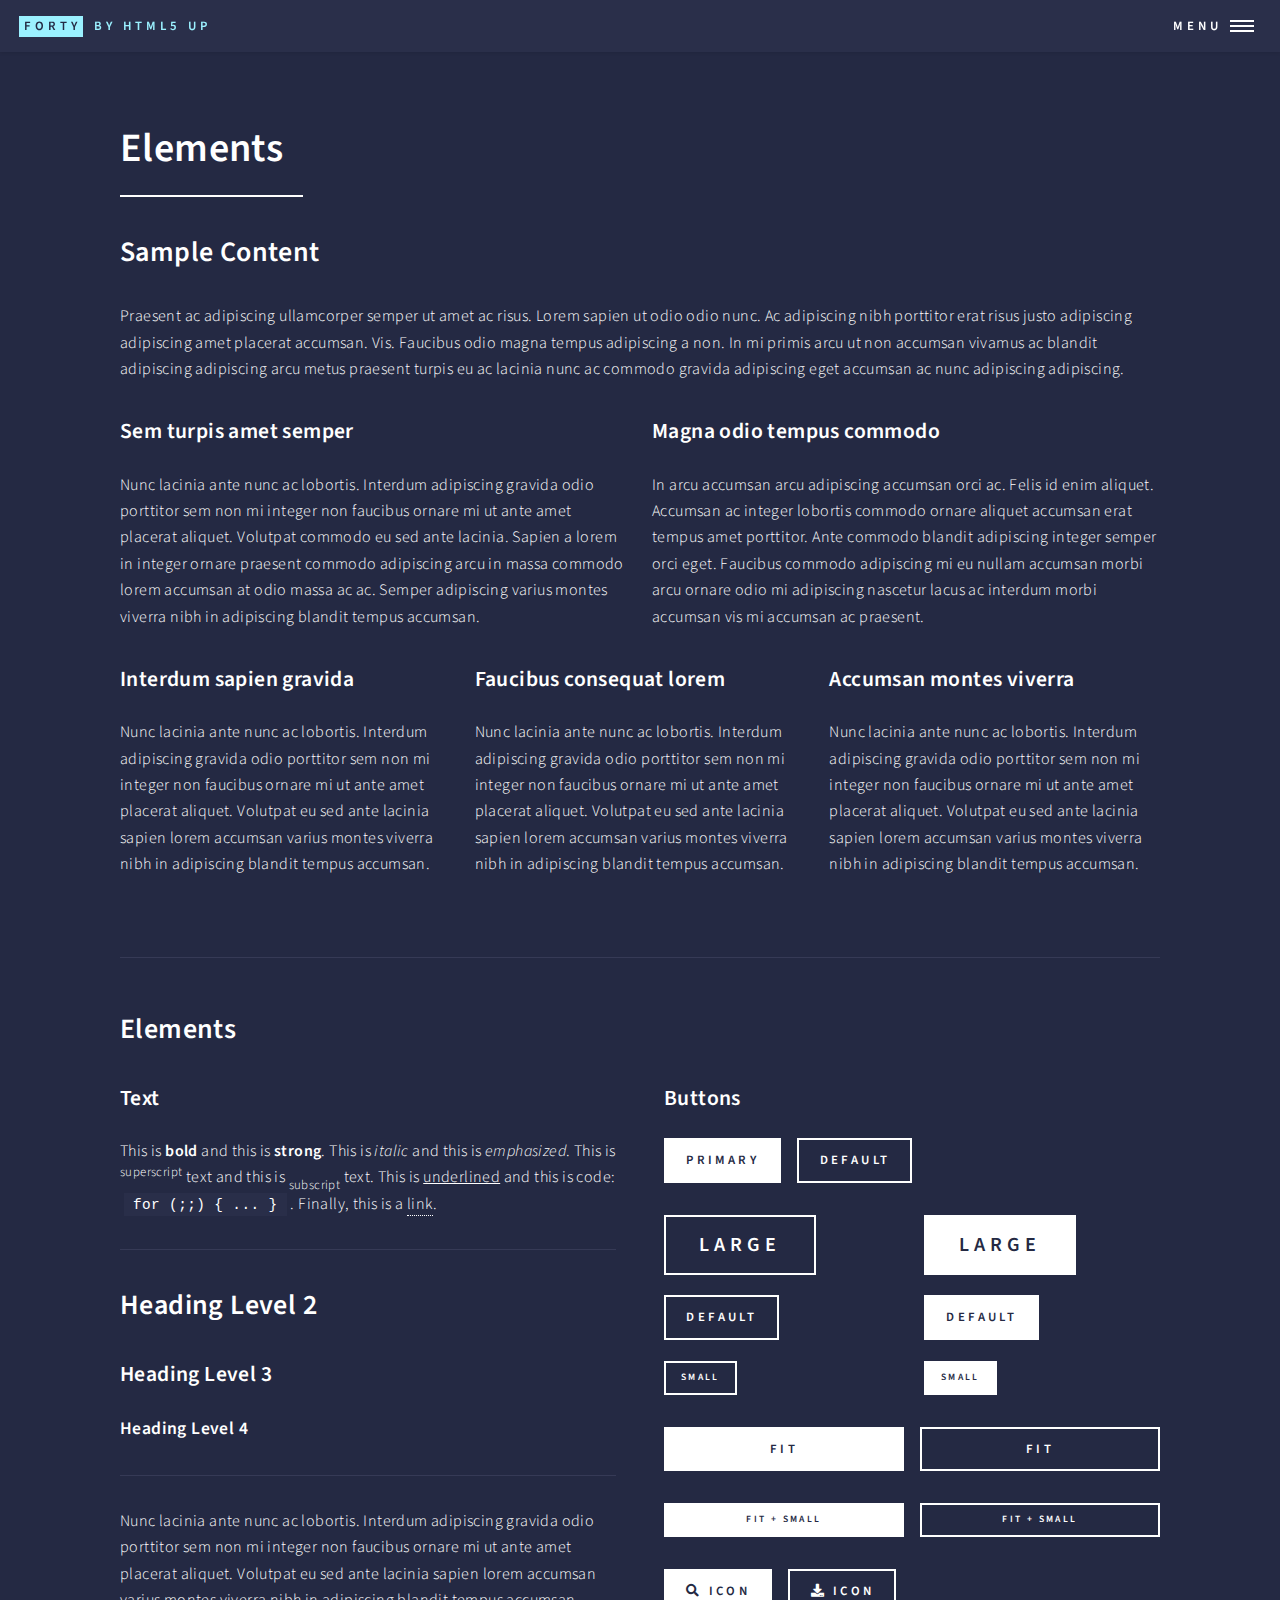
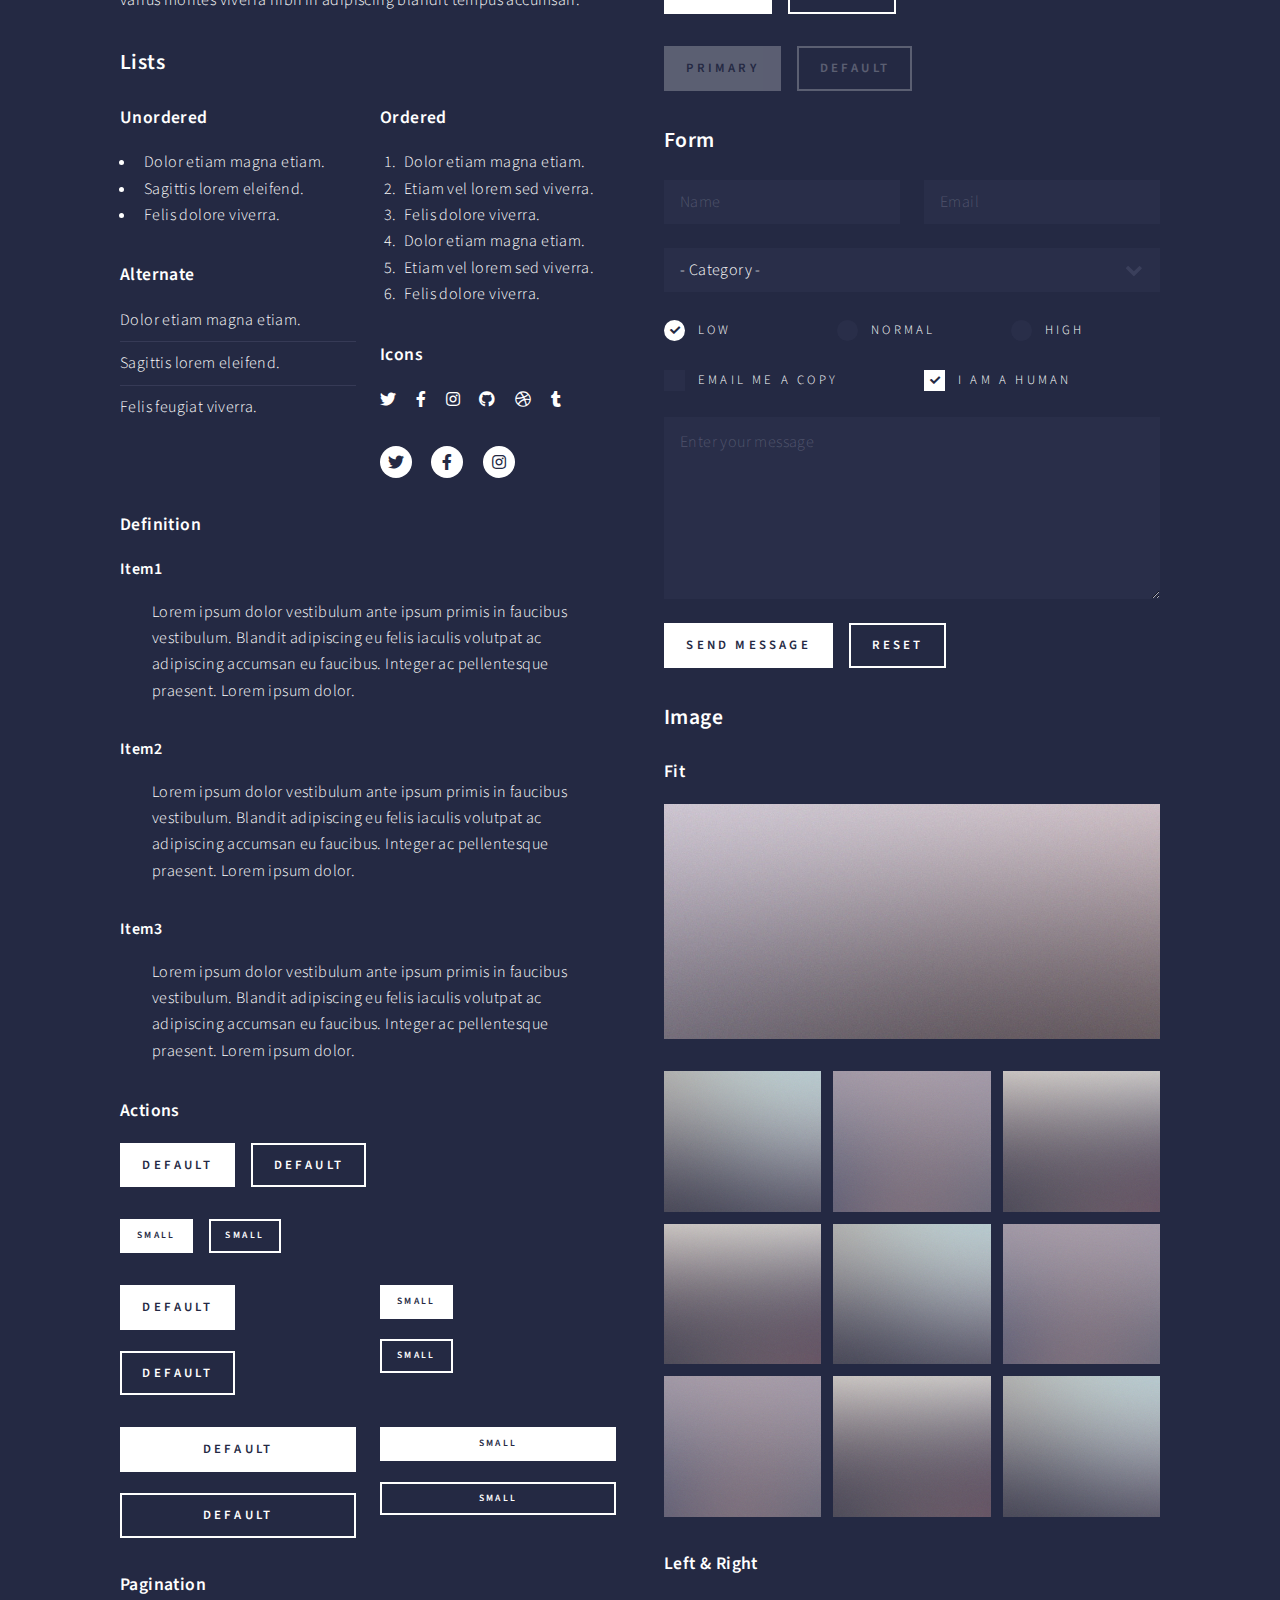
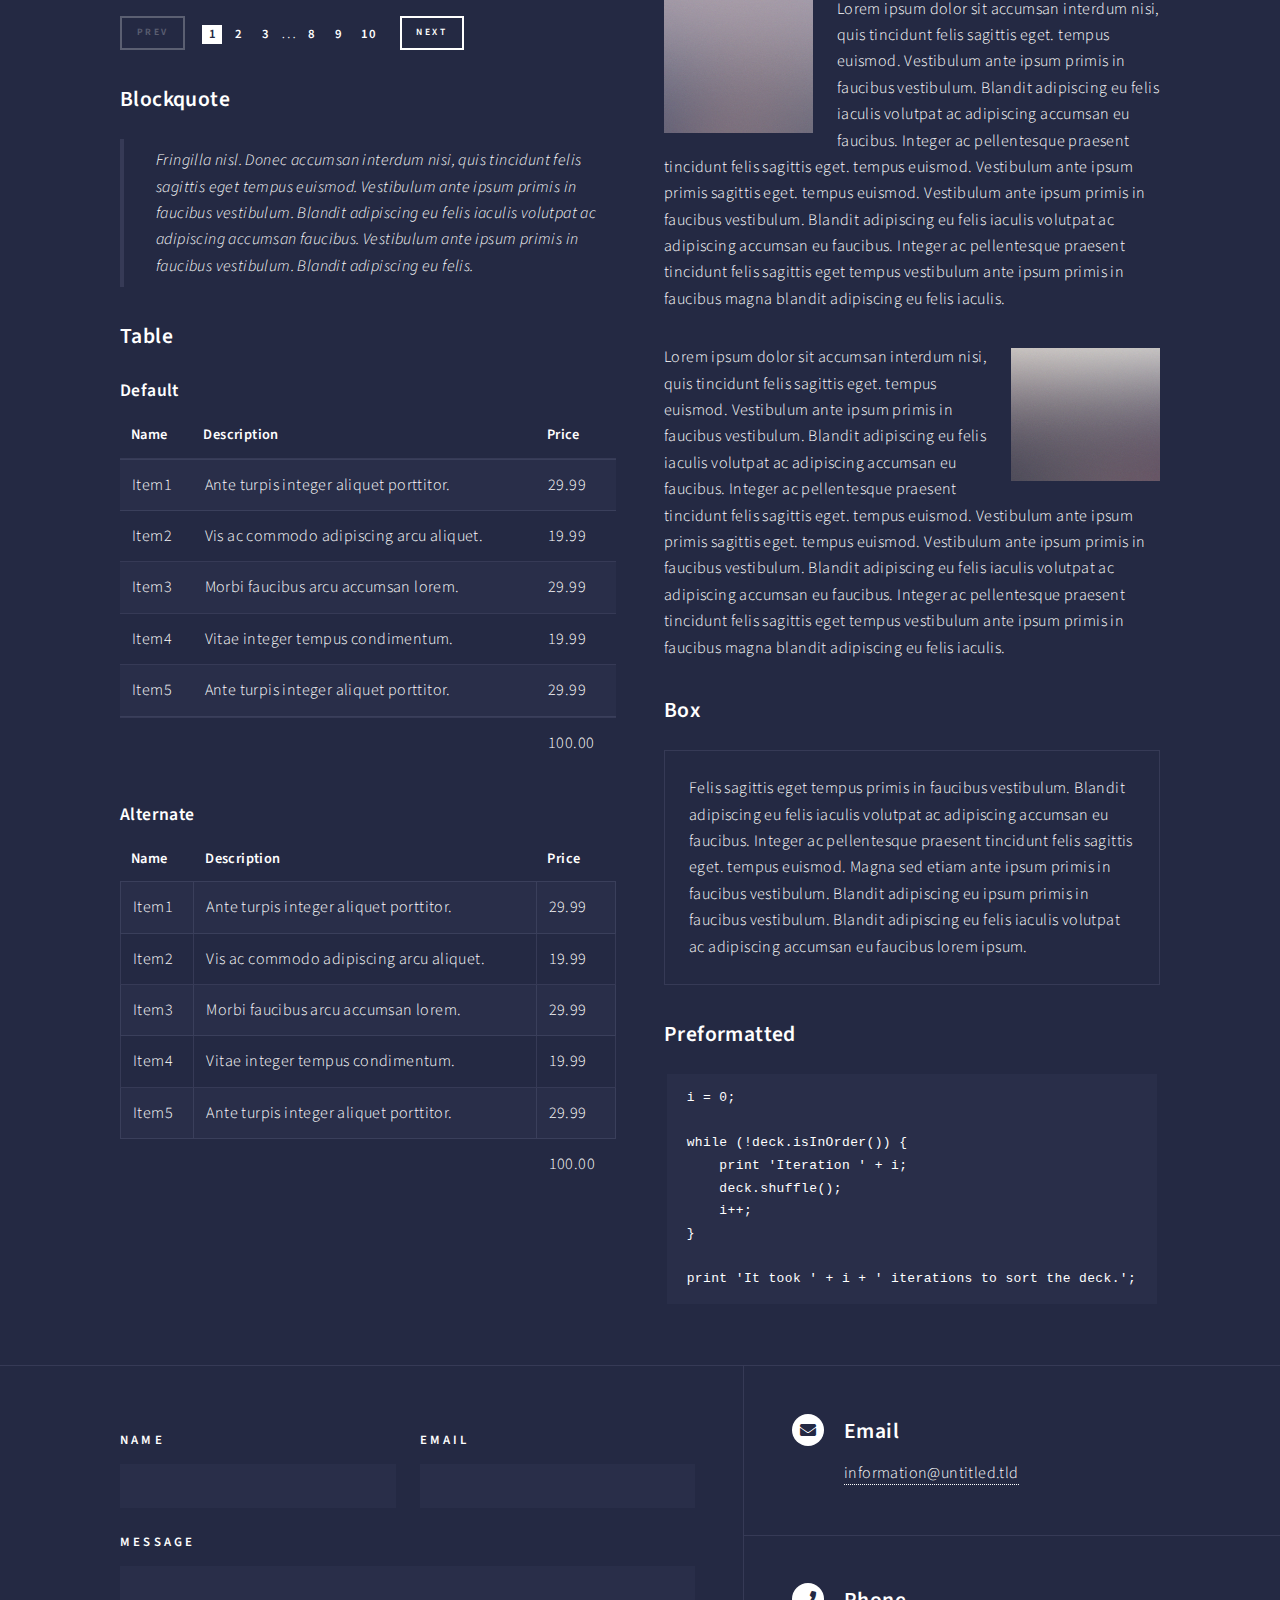
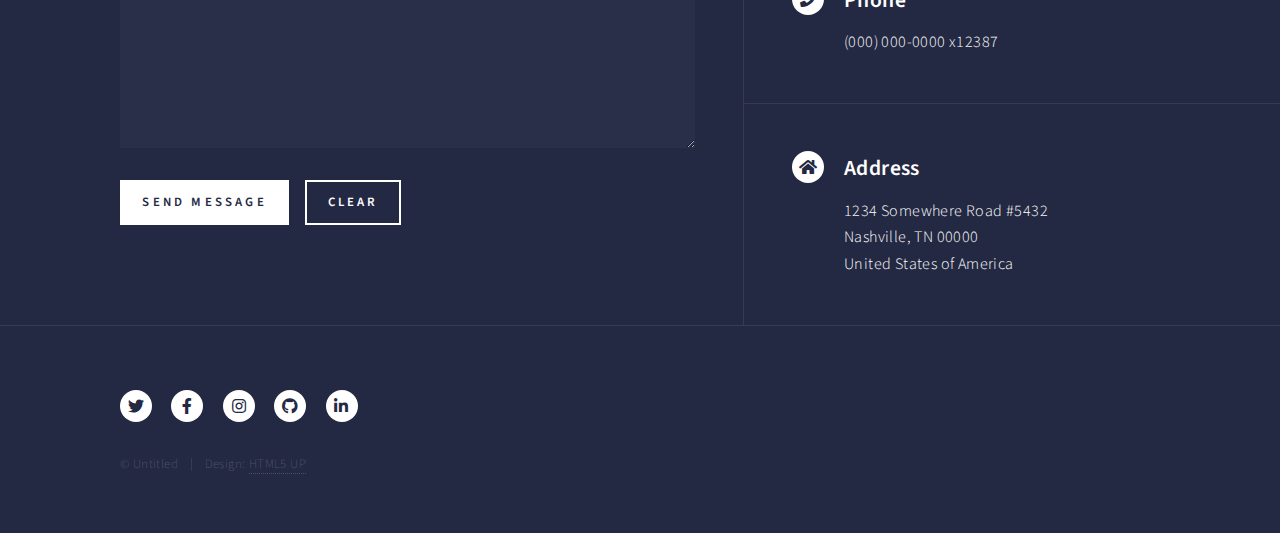
<file: elements.html>
<!DOCTYPE HTML>
<!--
	Forty by HTML5 UP
	html5up.net | @ajlkn
	Free for personal and commercial use under the CCA 3.0 license (html5up.net/license)
-->
<html>
	<head>
		<title>Elements - Forty by HTML5 UP</title>
		<meta charset="utf-8" />
		<meta name="viewport" content="width=device-width, initial-scale=1, user-scalable=no" />
		<link rel="stylesheet" href="assets/css/main.css" />
		<noscript><link rel="stylesheet" href="assets/css/noscript.css" /></noscript>
	</head>
	<body class="is-preload">

		<!-- Wrapper -->
			<div id="wrapper">

				<!-- Header -->
					<header id="header">
						<a href="index.html" class="logo"><strong>Forty</strong> <span>by HTML5 UP</span></a>
						<nav>
							<a href="#menu">Menu</a>
						</nav>
					</header>

				<!-- Menu -->
					<nav id="menu">
						<ul class="links">
							<li><a href="index.html">Home</a></li>
							<li><a href="landing.html">Landing</a></li>
							<li><a href="generic.html">Generic</a></li>
							<li><a href="elements.html">Elements</a></li>
						</ul>
						<ul class="actions stacked">
							<li><a href="#" class="button primary fit">Get Started</a></li>
							<li><a href="#" class="button fit">Log In</a></li>
						</ul>
					</nav>

				<!-- Main -->
					<div id="main" class="alt">

						<!-- One -->
							<section id="one">
								<div class="inner">
									<header class="major">
										<h1>Elements</h1>
									</header>

									<!-- Content -->
										<h2 id="content">Sample Content</h2>
										<p>Praesent ac adipiscing ullamcorper semper ut amet ac risus. Lorem sapien ut odio odio nunc. Ac adipiscing nibh porttitor erat risus justo adipiscing adipiscing amet placerat accumsan. Vis. Faucibus odio magna tempus adipiscing a non. In mi primis arcu ut non accumsan vivamus ac blandit adipiscing adipiscing arcu metus praesent turpis eu ac lacinia nunc ac commodo gravida adipiscing eget accumsan ac nunc adipiscing adipiscing.</p>
										<div class="row">
											<div class="col-6 col-12-small">
												<h3>Sem turpis amet semper</h3>
												<p>Nunc lacinia ante nunc ac lobortis. Interdum adipiscing gravida odio porttitor sem non mi integer non faucibus ornare mi ut ante amet placerat aliquet. Volutpat commodo eu sed ante lacinia. Sapien a lorem in integer ornare praesent commodo adipiscing arcu in massa commodo lorem accumsan at odio massa ac ac. Semper adipiscing varius montes viverra nibh in adipiscing blandit tempus accumsan.</p>
											</div>
											<div class="col-6 col-12-small">
												<h3>Magna odio tempus commodo</h3>
												<p>In arcu accumsan arcu adipiscing accumsan orci ac. Felis id enim aliquet. Accumsan ac integer lobortis commodo ornare aliquet accumsan erat tempus amet porttitor. Ante commodo blandit adipiscing integer semper orci eget. Faucibus commodo adipiscing mi eu nullam accumsan morbi arcu ornare odio mi adipiscing nascetur lacus ac interdum morbi accumsan vis mi accumsan ac praesent.</p>
											</div>
											<!-- Break -->
											<div class="col-4 col-12-medium">
												<h3>Interdum sapien gravida</h3>
												<p>Nunc lacinia ante nunc ac lobortis. Interdum adipiscing gravida odio porttitor sem non mi integer non faucibus ornare mi ut ante amet placerat aliquet. Volutpat eu sed ante lacinia sapien lorem accumsan varius montes viverra nibh in adipiscing blandit tempus accumsan.</p>
											</div>
											<div class="col-4 col-12-medium">
												<h3>Faucibus consequat lorem</h3>
												<p>Nunc lacinia ante nunc ac lobortis. Interdum adipiscing gravida odio porttitor sem non mi integer non faucibus ornare mi ut ante amet placerat aliquet. Volutpat eu sed ante lacinia sapien lorem accumsan varius montes viverra nibh in adipiscing blandit tempus accumsan.</p>
											</div>
											<div class="col-4 col-12-medium">
												<h3>Accumsan montes viverra</h3>
												<p>Nunc lacinia ante nunc ac lobortis. Interdum adipiscing gravida odio porttitor sem non mi integer non faucibus ornare mi ut ante amet placerat aliquet. Volutpat eu sed ante lacinia sapien lorem accumsan varius montes viverra nibh in adipiscing blandit tempus accumsan.</p>
											</div>
										</div>

									<hr class="major" />

									<!-- Elements -->
										<h2 id="elements">Elements</h2>
										<div class="row gtr-200">
											<div class="col-6 col-12-medium">

												<!-- Text stuff -->
													<h3>Text</h3>
													<p>This is <b>bold</b> and this is <strong>strong</strong>. This is <i>italic</i> and this is <em>emphasized</em>.
													This is <sup>superscript</sup> text and this is <sub>subscript</sub> text.
													This is <u>underlined</u> and this is code: <code>for (;;) { ... }</code>.
													Finally, this is a <a href="#">link</a>.</p>
													<hr />
													<h2>Heading Level 2</h2>
													<h3>Heading Level 3</h3>
													<h4>Heading Level 4</h4>
													<hr />
													<p>Nunc lacinia ante nunc ac lobortis. Interdum adipiscing gravida odio porttitor sem non mi integer non faucibus ornare mi ut ante amet placerat aliquet. Volutpat eu sed ante lacinia sapien lorem accumsan varius montes viverra nibh in adipiscing blandit tempus accumsan.</p>

												<!-- Lists -->
													<h3>Lists</h3>
													<div class="row">
														<div class="col-6 col-12-small">

															<h4>Unordered</h4>
															<ul>
																<li>Dolor etiam magna etiam.</li>
																<li>Sagittis lorem eleifend.</li>
																<li>Felis dolore viverra.</li>
															</ul>

															<h4>Alternate</h4>
															<ul class="alt">
																<li>Dolor etiam magna etiam.</li>
																<li>Sagittis lorem eleifend.</li>
																<li>Felis feugiat viverra.</li>
															</ul>

														</div>
														<div class="col-6 col-12-small">

															<h4>Ordered</h4>
															<ol>
																<li>Dolor etiam magna etiam.</li>
																<li>Etiam vel lorem sed viverra.</li>
																<li>Felis dolore viverra.</li>
																<li>Dolor etiam magna etiam.</li>
																<li>Etiam vel lorem sed viverra.</li>
																<li>Felis dolore viverra.</li>
															</ol>

															<h4>Icons</h4>
															<ul class="icons">
																<li><a href="#" class="icon brands fa-twitter"><span class="label">Twitter</span></a></li>
																<li><a href="#" class="icon brands fa-facebook-f"><span class="label">Facebook</span></a></li>
																<li><a href="#" class="icon brands fa-instagram"><span class="label">Instagram</span></a></li>
																<li><a href="#" class="icon brands fa-github"><span class="label">Github</span></a></li>
																<li><a href="#" class="icon brands fa-dribbble"><span class="label">Dribbble</span></a></li>
																<li><a href="#" class="icon brands fa-tumblr"><span class="label">Tumblr</span></a></li>
															</ul>
															<ul class="icons">
																<li><a href="#" class="icon brands alt fa-twitter"><span class="label">Twitter</span></a></li>
																<li><a href="#" class="icon brands alt fa-facebook-f"><span class="label">Facebook</span></a></li>
																<li><a href="#" class="icon brands alt fa-instagram"><span class="label">Instagram</span></a></li>
															</ul>

														</div>
													</div>
													<h4>Definition</h4>
													<dl>
														<dt>Item1</dt>
														<dd>
															<p>Lorem ipsum dolor vestibulum ante ipsum primis in faucibus vestibulum. Blandit adipiscing eu felis iaculis volutpat ac adipiscing accumsan eu faucibus. Integer ac pellentesque praesent. Lorem ipsum dolor.</p>
														</dd>
														<dt>Item2</dt>
														<dd>
															<p>Lorem ipsum dolor vestibulum ante ipsum primis in faucibus vestibulum. Blandit adipiscing eu felis iaculis volutpat ac adipiscing accumsan eu faucibus. Integer ac pellentesque praesent. Lorem ipsum dolor.</p>
														</dd>
														<dt>Item3</dt>
														<dd>
															<p>Lorem ipsum dolor vestibulum ante ipsum primis in faucibus vestibulum. Blandit adipiscing eu felis iaculis volutpat ac adipiscing accumsan eu faucibus. Integer ac pellentesque praesent. Lorem ipsum dolor.</p>
														</dd>
													</dl>

													<h4>Actions</h4>
													<ul class="actions">
														<li><a href="#" class="button primary">Default</a></li>
														<li><a href="#" class="button">Default</a></li>
													</ul>
													<ul class="actions small">
														<li><a href="#" class="button primary small">Small</a></li>
														<li><a href="#" class="button small">Small</a></li>
													</ul>
													<div class="row">
														<div class="col-6 col-12-small">
															<ul class="actions stacked">
																<li><a href="#" class="button primary">Default</a></li>
																<li><a href="#" class="button">Default</a></li>
															</ul>
														</div>
														<div class="col-6 col-12-small">
															<ul class="actions stacked">
																<li><a href="#" class="button primary small">Small</a></li>
																<li><a href="#" class="button small">Small</a></li>
															</ul>
														</div>
														<div class="col-6 col-12-small">
															<ul class="actions stacked">
																<li><a href="#" class="button primary fit">Default</a></li>
																<li><a href="#" class="button fit">Default</a></li>
															</ul>
														</div>
														<div class="col-6 col-12-small">
															<ul class="actions stacked">
																<li><a href="#" class="button primary small fit">Small</a></li>
																<li><a href="#" class="button small fit">Small</a></li>
															</ul>
														</div>
													</div>

													<h4>Pagination</h4>
													<ul class="pagination">
														<li><span class="button small disabled">Prev</span></li>
														<li><a href="#" class="page active">1</a></li>
														<li><a href="#" class="page">2</a></li>
														<li><a href="#" class="page">3</a></li>
														<li><span>&hellip;</span></li>
														<li><a href="#" class="page">8</a></li>
														<li><a href="#" class="page">9</a></li>
														<li><a href="#" class="page">10</a></li>
														<li><a href="#" class="button small">Next</a></li>
													</ul>

												<!-- Blockquote -->
													<h3>Blockquote</h3>
													<blockquote>Fringilla nisl. Donec accumsan interdum nisi, quis tincidunt felis sagittis eget tempus euismod. Vestibulum ante ipsum primis in faucibus vestibulum. Blandit adipiscing eu felis iaculis volutpat ac adipiscing accumsan faucibus. Vestibulum ante ipsum primis in faucibus vestibulum. Blandit adipiscing eu felis.</blockquote>

												<!-- Table -->
													<h3>Table</h3>

													<h4>Default</h4>
													<div class="table-wrapper">
														<table>
															<thead>
																<tr>
																	<th>Name</th>
																	<th>Description</th>
																	<th>Price</th>
																</tr>
															</thead>
															<tbody>
																<tr>
																	<td>Item1</td>
																	<td>Ante turpis integer aliquet porttitor.</td>
																	<td>29.99</td>
																</tr>
																<tr>
																	<td>Item2</td>
																	<td>Vis ac commodo adipiscing arcu aliquet.</td>
																	<td>19.99</td>
																</tr>
																<tr>
																	<td>Item3</td>
																	<td> Morbi faucibus arcu accumsan lorem.</td>
																	<td>29.99</td>
																</tr>
																<tr>
																	<td>Item4</td>
																	<td>Vitae integer tempus condimentum.</td>
																	<td>19.99</td>
																</tr>
																<tr>
																	<td>Item5</td>
																	<td>Ante turpis integer aliquet porttitor.</td>
																	<td>29.99</td>
																</tr>
															</tbody>
															<tfoot>
																<tr>
																	<td colspan="2"></td>
																	<td>100.00</td>
																</tr>
															</tfoot>
														</table>
													</div>

													<h4>Alternate</h4>
													<div class="table-wrapper">
														<table class="alt">
															<thead>
																<tr>
																	<th>Name</th>
																	<th>Description</th>
																	<th>Price</th>
																</tr>
															</thead>
															<tbody>
																<tr>
																	<td>Item1</td>
																	<td>Ante turpis integer aliquet porttitor.</td>
																	<td>29.99</td>
																</tr>
																<tr>
																	<td>Item2</td>
																	<td>Vis ac commodo adipiscing arcu aliquet.</td>
																	<td>19.99</td>
																</tr>
																<tr>
																	<td>Item3</td>
																	<td> Morbi faucibus arcu accumsan lorem.</td>
																	<td>29.99</td>
																</tr>
																<tr>
																	<td>Item4</td>
																	<td>Vitae integer tempus condimentum.</td>
																	<td>19.99</td>
																</tr>
																<tr>
																	<td>Item5</td>
																	<td>Ante turpis integer aliquet porttitor.</td>
																	<td>29.99</td>
																</tr>
															</tbody>
															<tfoot>
																<tr>
																	<td colspan="2"></td>
																	<td>100.00</td>
																</tr>
															</tfoot>
														</table>
													</div>

											</div>
											<div class="col-6 col-12-medium">

												<!-- Buttons -->
													<h3>Buttons</h3>
													<ul class="actions">
														<li><a href="#" class="button primary">Primary</a></li>
														<li><a href="#" class="button">Default</a></li>
													</ul>
													<div class="row">
														<div class="col-6 col-12-xsmall">
															<ul class="actions stacked">
																<li><a href="#" class="button large">Large</a></li>
																<li><a href="#" class="button">Default</a></li>
																<li><a href="#" class="button small">Small</a></li>
															</ul>
														</div>
														<div class="col-6 col-12-xsmall">
															<ul class="actions stacked">
																<li><a href="#" class="button primary large">Large</a></li>
																<li><a href="#" class="button primary">Default</a></li>
																<li><a href="#" class="button primary small">Small</a></li>
															</ul>
														</div>
													</div>
													<ul class="actions fit">
														<li><a href="#" class="button primary fit">Fit</a></li>
														<li><a href="#" class="button fit">Fit</a></li>
													</ul>
													<ul class="actions fit small">
														<li><a href="#" class="button primary fit small">Fit + Small</a></li>
														<li><a href="#" class="button fit small">Fit + Small</a></li>
													</ul>
													<ul class="actions">
														<li><a href="#" class="button primary icon solid fa-search">Icon</a></li>
														<li><a href="#" class="button icon solid fa-download">Icon</a></li>
													</ul>
													<ul class="actions">
														<li><span class="button primary disabled">Primary</span></li>
														<li><span class="button disabled">Default</span></li>
													</ul>

												<!-- Form -->
													<h3>Form</h3>

													<form method="post" action="#">
														<div class="row gtr-uniform">
															<div class="col-6 col-12-xsmall">
																<input type="text" name="demo-name" id="demo-name" value="" placeholder="Name" />
															</div>
															<div class="col-6 col-12-xsmall">
																<input type="email" name="demo-email" id="demo-email" value="" placeholder="Email" />
															</div>
															<!-- Break -->
															<div class="col-12">
																<select name="demo-category" id="demo-category">
																	<option value="">- Category -</option>
																	<option value="1">Manufacturing</option>
																	<option value="1">Shipping</option>
																	<option value="1">Administration</option>
																	<option value="1">Human Resources</option>
																</select>
															</div>
															<!-- Break -->
															<div class="col-4 col-12-small">
																<input type="radio" id="demo-priority-low" name="demo-priority" checked>
																<label for="demo-priority-low">Low</label>
															</div>
															<div class="col-4 col-12-small">
																<input type="radio" id="demo-priority-normal" name="demo-priority">
																<label for="demo-priority-normal">Normal</label>
															</div>
															<div class="col-4 col-12-small">
																<input type="radio" id="demo-priority-high" name="demo-priority">
																<label for="demo-priority-high">High</label>
															</div>
															<!-- Break -->
															<div class="col-6 col-12-small">
																<input type="checkbox" id="demo-copy" name="demo-copy">
																<label for="demo-copy">Email me a copy</label>
															</div>
															<div class="col-6 col-12-small">
																<input type="checkbox" id="demo-human" name="demo-human" checked>
																<label for="demo-human">I am a human</label>
															</div>
															<!-- Break -->
															<div class="col-12">
																<textarea name="demo-message" id="demo-message" placeholder="Enter your message" rows="6"></textarea>
															</div>
															<!-- Break -->
															<div class="col-12">
																<ul class="actions">
																	<li><input type="submit" value="Send Message" class="primary" /></li>
																	<li><input type="reset" value="Reset" /></li>
																</ul>
															</div>
														</div>
													</form>

												<!-- Image -->
													<h3>Image</h3>

													<h4>Fit</h4>
													<span class="image fit"><img src="images/pic03.jpg" alt="" /></span>
													<div class="box alt">
														<div class="row gtr-50 gtr-uniform">
															<div class="col-4"><span class="image fit"><img src="images/pic08.jpg" alt="" /></span></div>
															<div class="col-4"><span class="image fit"><img src="images/pic09.jpg" alt="" /></span></div>
															<div class="col-4"><span class="image fit"><img src="images/pic10.jpg" alt="" /></span></div>
															<!-- Break -->
															<div class="col-4"><span class="image fit"><img src="images/pic10.jpg" alt="" /></span></div>
															<div class="col-4"><span class="image fit"><img src="images/pic08.jpg" alt="" /></span></div>
															<div class="col-4"><span class="image fit"><img src="images/pic09.jpg" alt="" /></span></div>
															<!-- Break -->
															<div class="col-4"><span class="image fit"><img src="images/pic09.jpg" alt="" /></span></div>
															<div class="col-4"><span class="image fit"><img src="images/pic10.jpg" alt="" /></span></div>
															<div class="col-4"><span class="image fit"><img src="images/pic08.jpg" alt="" /></span></div>
														</div>
													</div>

													<h4>Left &amp; Right</h4>
													<p><span class="image left"><img src="images/pic09.jpg" alt="" /></span>Lorem ipsum dolor sit accumsan interdum nisi, quis tincidunt felis sagittis eget. tempus euismod. Vestibulum ante ipsum primis in faucibus vestibulum. Blandit adipiscing eu felis iaculis volutpat ac adipiscing accumsan eu faucibus. Integer ac pellentesque praesent tincidunt felis sagittis eget. tempus euismod. Vestibulum ante ipsum primis sagittis eget. tempus euismod. Vestibulum ante ipsum primis in faucibus vestibulum. Blandit adipiscing eu felis iaculis volutpat ac adipiscing accumsan eu faucibus. Integer ac pellentesque praesent tincidunt felis sagittis eget tempus vestibulum ante ipsum primis in faucibus magna blandit adipiscing eu felis iaculis.</p>
													<p><span class="image right"><img src="images/pic10.jpg" alt="" /></span>Lorem ipsum dolor sit accumsan interdum nisi, quis tincidunt felis sagittis eget. tempus euismod. Vestibulum ante ipsum primis in faucibus vestibulum. Blandit adipiscing eu felis iaculis volutpat ac adipiscing accumsan eu faucibus. Integer ac pellentesque praesent tincidunt felis sagittis eget. tempus euismod. Vestibulum ante ipsum primis sagittis eget. tempus euismod. Vestibulum ante ipsum primis in faucibus vestibulum. Blandit adipiscing eu felis iaculis volutpat ac adipiscing accumsan eu faucibus. Integer ac pellentesque praesent tincidunt felis sagittis eget tempus vestibulum ante ipsum primis in faucibus magna blandit adipiscing eu felis iaculis.</p>

												<!-- Box -->
													<h3>Box</h3>
													<div class="box">
														<p>Felis sagittis eget tempus primis in faucibus vestibulum. Blandit adipiscing eu felis iaculis volutpat ac adipiscing accumsan eu faucibus. Integer ac pellentesque praesent tincidunt felis sagittis eget. tempus euismod. Magna sed etiam ante ipsum primis in faucibus vestibulum. Blandit adipiscing eu ipsum primis in faucibus vestibulum. Blandit adipiscing eu felis iaculis volutpat ac adipiscing accumsan eu faucibus lorem ipsum.</p>
													</div>

												<!-- Preformatted Code -->
													<h3>Preformatted</h3>
													<pre><code>i = 0;

while (!deck.isInOrder()) {
    print 'Iteration ' + i;
    deck.shuffle();
    i++;
}

print 'It took ' + i + ' iterations to sort the deck.';
</code></pre>

											</div>
										</div>

								</div>
							</section>

					</div>

				<!-- Contact -->
					<section id="contact">
						<div class="inner">
							<section>
								<form method="post" action="#">
									<div class="fields">
										<div class="field half">
											<label for="name">Name</label>
											<input type="text" name="name" id="name" />
										</div>
										<div class="field half">
											<label for="email">Email</label>
											<input type="text" name="email" id="email" />
										</div>
										<div class="field">
											<label for="message">Message</label>
											<textarea name="message" id="message" rows="6"></textarea>
										</div>
									</div>
									<ul class="actions">
										<li><input type="submit" value="Send Message" class="primary" /></li>
										<li><input type="reset" value="Clear" /></li>
									</ul>
								</form>
							</section>
							<section class="split">
								<section>
									<div class="contact-method">
										<span class="icon solid alt fa-envelope"></span>
										<h3>Email</h3>
										<a href="#">information@untitled.tld</a>
									</div>
								</section>
								<section>
									<div class="contact-method">
										<span class="icon solid alt fa-phone"></span>
										<h3>Phone</h3>
										<span>(000) 000-0000 x12387</span>
									</div>
								</section>
								<section>
									<div class="contact-method">
										<span class="icon solid alt fa-home"></span>
										<h3>Address</h3>
										<span>1234 Somewhere Road #5432<br />
										Nashville, TN 00000<br />
										United States of America</span>
									</div>
								</section>
							</section>
						</div>
					</section>

				<!-- Footer -->
					<footer id="footer">
						<div class="inner">
							<ul class="icons">
								<li><a href="#" class="icon brands alt fa-twitter"><span class="label">Twitter</span></a></li>
								<li><a href="#" class="icon brands alt fa-facebook-f"><span class="label">Facebook</span></a></li>
								<li><a href="#" class="icon brands alt fa-instagram"><span class="label">Instagram</span></a></li>
								<li><a href="#" class="icon brands alt fa-github"><span class="label">GitHub</span></a></li>
								<li><a href="#" class="icon brands alt fa-linkedin-in"><span class="label">LinkedIn</span></a></li>
							</ul>
							<ul class="copyright">
								<li>&copy; Untitled</li><li>Design: <a href="https://html5up.net">HTML5 UP</a></li>
							</ul>
						</div>
					</footer>

			</div>

		<!-- Scripts -->
			<script src="assets/js/jquery.min.js"></script>
			<script src="assets/js/jquery.scrolly.min.js"></script>
			<script src="assets/js/jquery.scrollex.min.js"></script>
			<script src="assets/js/browser.min.js"></script>
			<script src="assets/js/breakpoints.min.js"></script>
			<script src="assets/js/util.js"></script>
			<script src="assets/js/main.js"></script>

	</body>
</html>
</file>
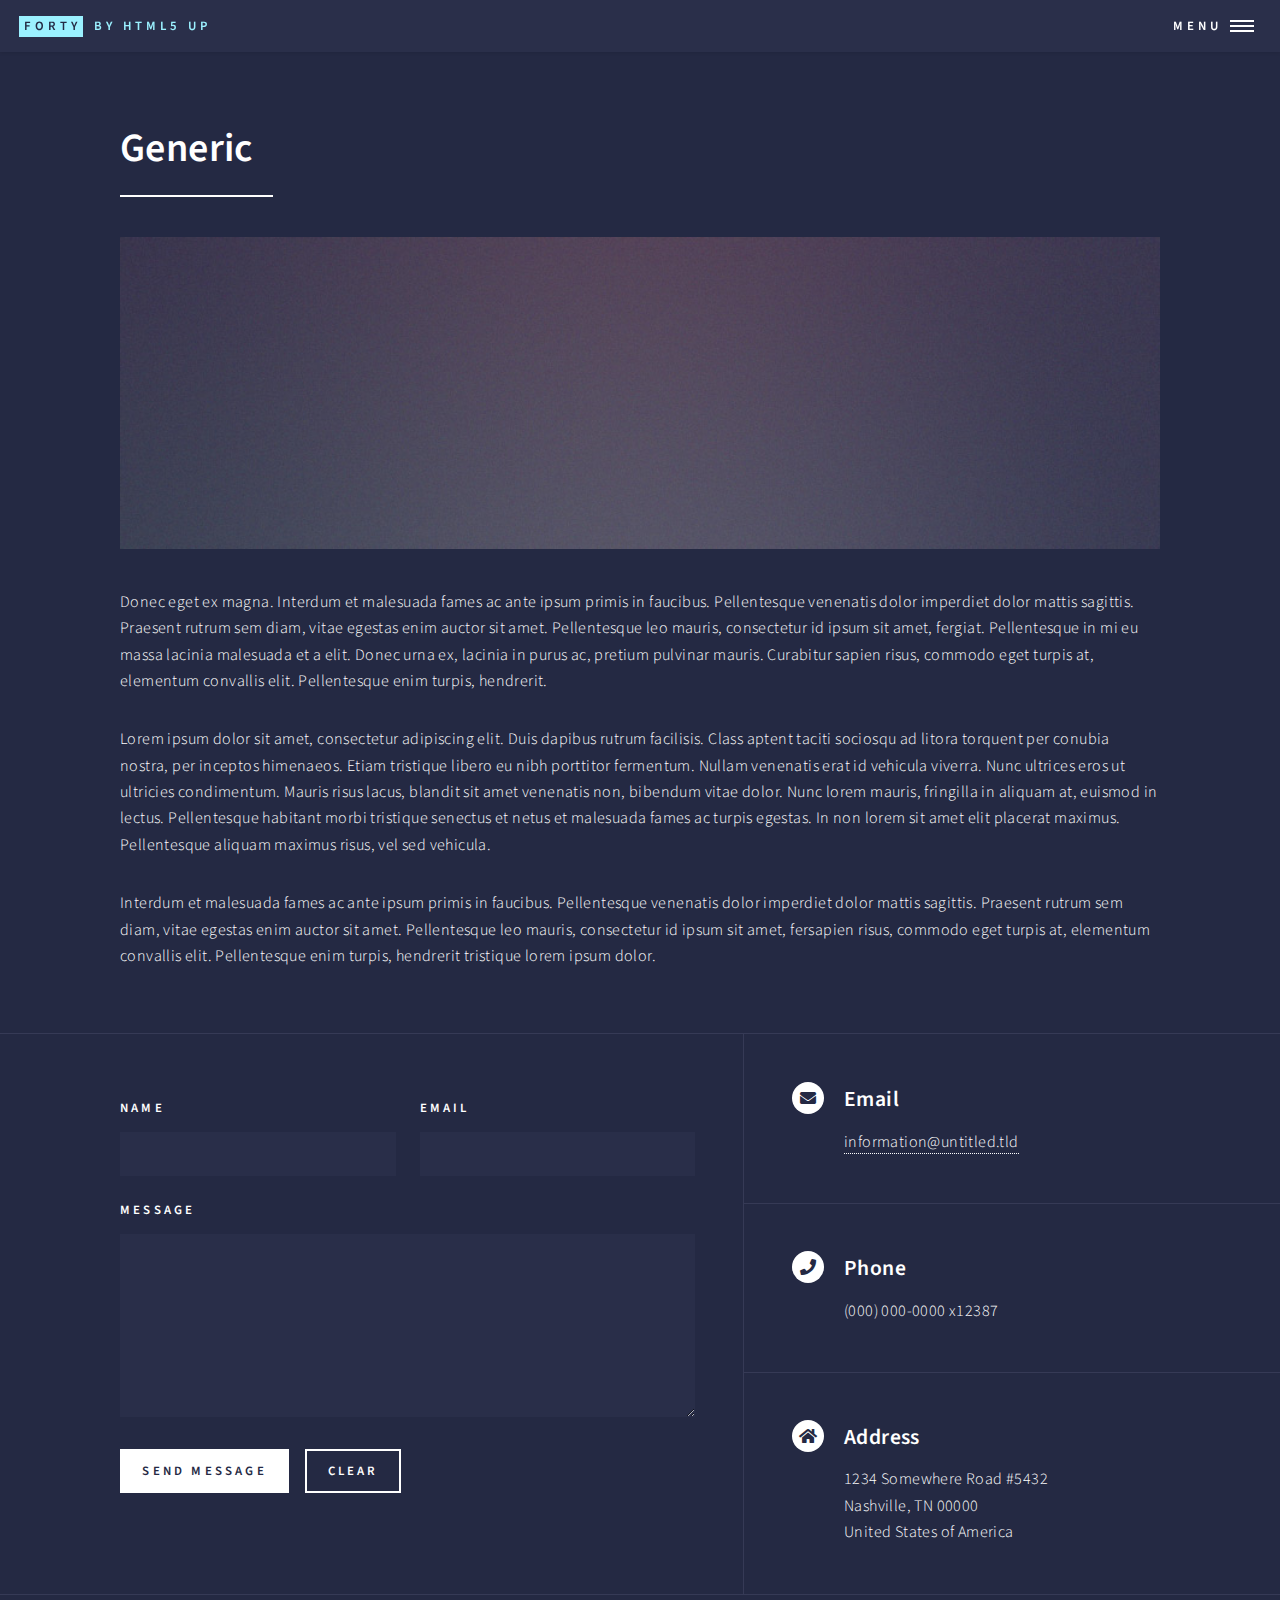
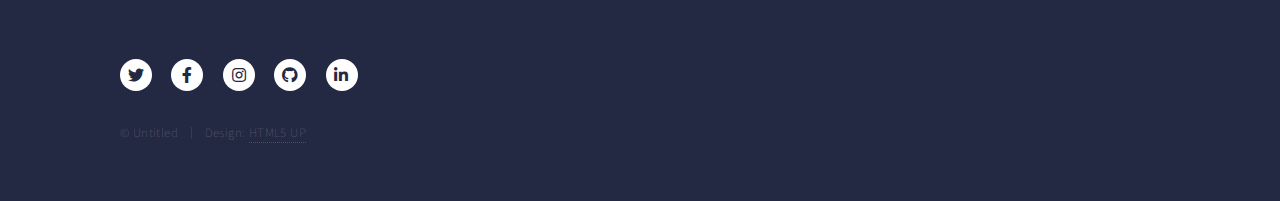
<file: generic.html>
<!DOCTYPE HTML>
<!--
	Forty by HTML5 UP
	html5up.net | @ajlkn
	Free for personal and commercial use under the CCA 3.0 license (html5up.net/license)
-->
<html>
	<head>
		<title>Generic - Forty by HTML5 UP</title>
		<meta charset="utf-8" />
		<meta name="viewport" content="width=device-width, initial-scale=1, user-scalable=no" />
		<link rel="stylesheet" href="assets/css/main.css" />
		<noscript><link rel="stylesheet" href="assets/css/noscript.css" /></noscript>
	</head>
	<body class="is-preload">

		<!-- Wrapper -->
			<div id="wrapper">

				<!-- Header -->
					<header id="header">
						<a href="index.html" class="logo"><strong>Forty</strong> <span>by HTML5 UP</span></a>
						<nav>
							<a href="#menu">Menu</a>
						</nav>
					</header>

				<!-- Menu -->
					<nav id="menu">
						<ul class="links">
							<li><a href="index.html">Home</a></li>
							<li><a href="landing.html">Landing</a></li>
							<li><a href="generic.html">Generic</a></li>
							<li><a href="elements.html">Elements</a></li>
						</ul>
						<ul class="actions stacked">
							<li><a href="#" class="button primary fit">Get Started</a></li>
							<li><a href="#" class="button fit">Log In</a></li>
						</ul>
					</nav>

				<!-- Main -->
					<div id="main" class="alt">

						<!-- One -->
							<section id="one">
								<div class="inner">
									<header class="major">
										<h1>Generic</h1>
									</header>
									<span class="image main"><img src="images/pic11.jpg" alt="" /></span>
									<p>Donec eget ex magna. Interdum et malesuada fames ac ante ipsum primis in faucibus. Pellentesque venenatis dolor imperdiet dolor mattis sagittis. Praesent rutrum sem diam, vitae egestas enim auctor sit amet. Pellentesque leo mauris, consectetur id ipsum sit amet, fergiat. Pellentesque in mi eu massa lacinia malesuada et a elit. Donec urna ex, lacinia in purus ac, pretium pulvinar mauris. Curabitur sapien risus, commodo eget turpis at, elementum convallis elit. Pellentesque enim turpis, hendrerit.</p>
									<p>Lorem ipsum dolor sit amet, consectetur adipiscing elit. Duis dapibus rutrum facilisis. Class aptent taciti sociosqu ad litora torquent per conubia nostra, per inceptos himenaeos. Etiam tristique libero eu nibh porttitor fermentum. Nullam venenatis erat id vehicula viverra. Nunc ultrices eros ut ultricies condimentum. Mauris risus lacus, blandit sit amet venenatis non, bibendum vitae dolor. Nunc lorem mauris, fringilla in aliquam at, euismod in lectus. Pellentesque habitant morbi tristique senectus et netus et malesuada fames ac turpis egestas. In non lorem sit amet elit placerat maximus. Pellentesque aliquam maximus risus, vel sed vehicula.</p>
									<p>Interdum et malesuada fames ac ante ipsum primis in faucibus. Pellentesque venenatis dolor imperdiet dolor mattis sagittis. Praesent rutrum sem diam, vitae egestas enim auctor sit amet. Pellentesque leo mauris, consectetur id ipsum sit amet, fersapien risus, commodo eget turpis at, elementum convallis elit. Pellentesque enim turpis, hendrerit tristique lorem ipsum dolor.</p>
								</div>
							</section>

					</div>

				<!-- Contact -->
					<section id="contact">
						<div class="inner">
							<section>
								<form method="post" action="#">
									<div class="fields">
										<div class="field half">
											<label for="name">Name</label>
											<input type="text" name="name" id="name" />
										</div>
										<div class="field half">
											<label for="email">Email</label>
											<input type="text" name="email" id="email" />
										</div>
										<div class="field">
											<label for="message">Message</label>
											<textarea name="message" id="message" rows="6"></textarea>
										</div>
									</div>
									<ul class="actions">
										<li><input type="submit" value="Send Message" class="primary" /></li>
										<li><input type="reset" value="Clear" /></li>
									</ul>
								</form>
							</section>
							<section class="split">
								<section>
									<div class="contact-method">
										<span class="icon solid alt fa-envelope"></span>
										<h3>Email</h3>
										<a href="#">information@untitled.tld</a>
									</div>
								</section>
								<section>
									<div class="contact-method">
										<span class="icon solid alt fa-phone"></span>
										<h3>Phone</h3>
										<span>(000) 000-0000 x12387</span>
									</div>
								</section>
								<section>
									<div class="contact-method">
										<span class="icon solid alt fa-home"></span>
										<h3>Address</h3>
										<span>1234 Somewhere Road #5432<br />
										Nashville, TN 00000<br />
										United States of America</span>
									</div>
								</section>
							</section>
						</div>
					</section>

				<!-- Footer -->
					<footer id="footer">
						<div class="inner">
							<ul class="icons">
								<li><a href="#" class="icon brands alt fa-twitter"><span class="label">Twitter</span></a></li>
								<li><a href="#" class="icon brands alt fa-facebook-f"><span class="label">Facebook</span></a></li>
								<li><a href="#" class="icon brands alt fa-instagram"><span class="label">Instagram</span></a></li>
								<li><a href="#" class="icon brands alt fa-github"><span class="label">GitHub</span></a></li>
								<li><a href="#" class="icon brands alt fa-linkedin-in"><span class="label">LinkedIn</span></a></li>
							</ul>
							<ul class="copyright">
								<li>&copy; Untitled</li><li>Design: <a href="https://html5up.net">HTML5 UP</a></li>
							</ul>
						</div>
					</footer>

			</div>

		<!-- Scripts -->
			<script src="assets/js/jquery.min.js"></script>
			<script src="assets/js/jquery.scrolly.min.js"></script>
			<script src="assets/js/jquery.scrollex.min.js"></script>
			<script src="assets/js/browser.min.js"></script>
			<script src="assets/js/breakpoints.min.js"></script>
			<script src="assets/js/util.js"></script>
			<script src="assets/js/main.js"></script>

	</body>
</html>
</file>
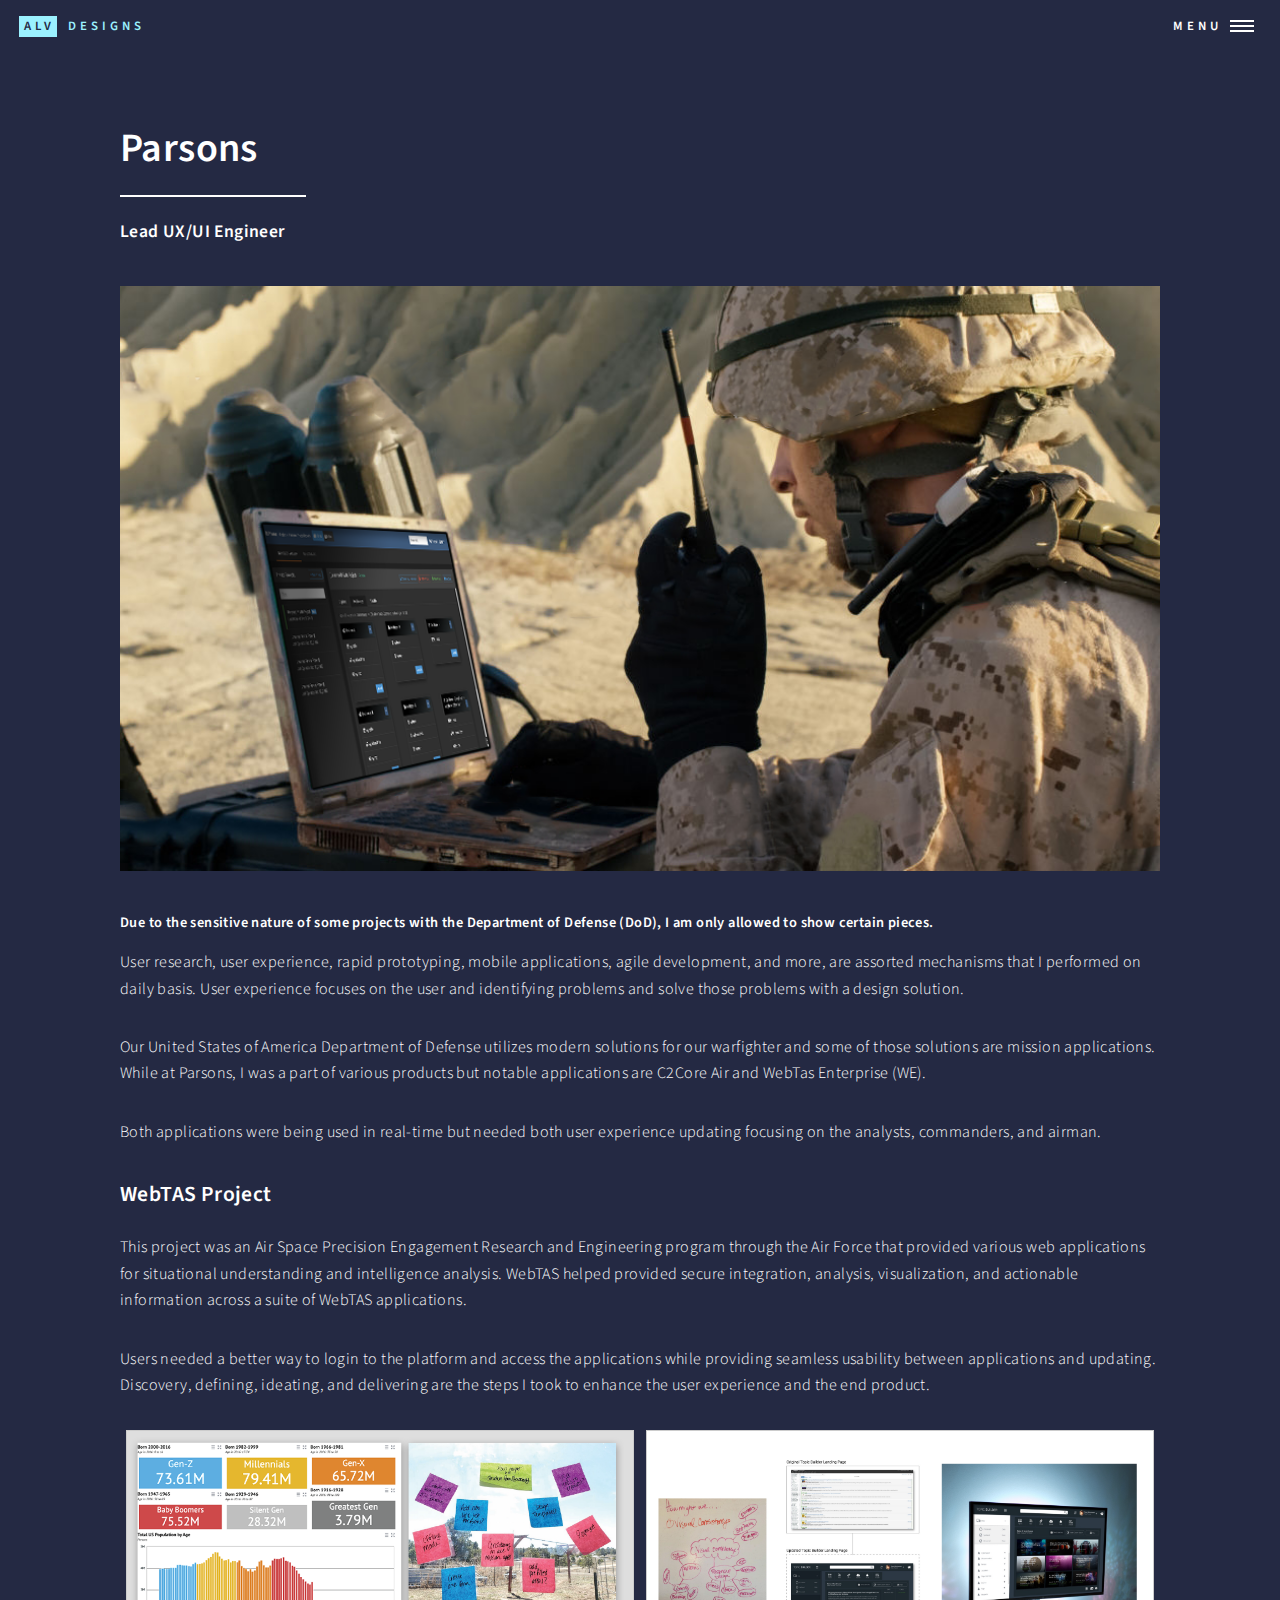
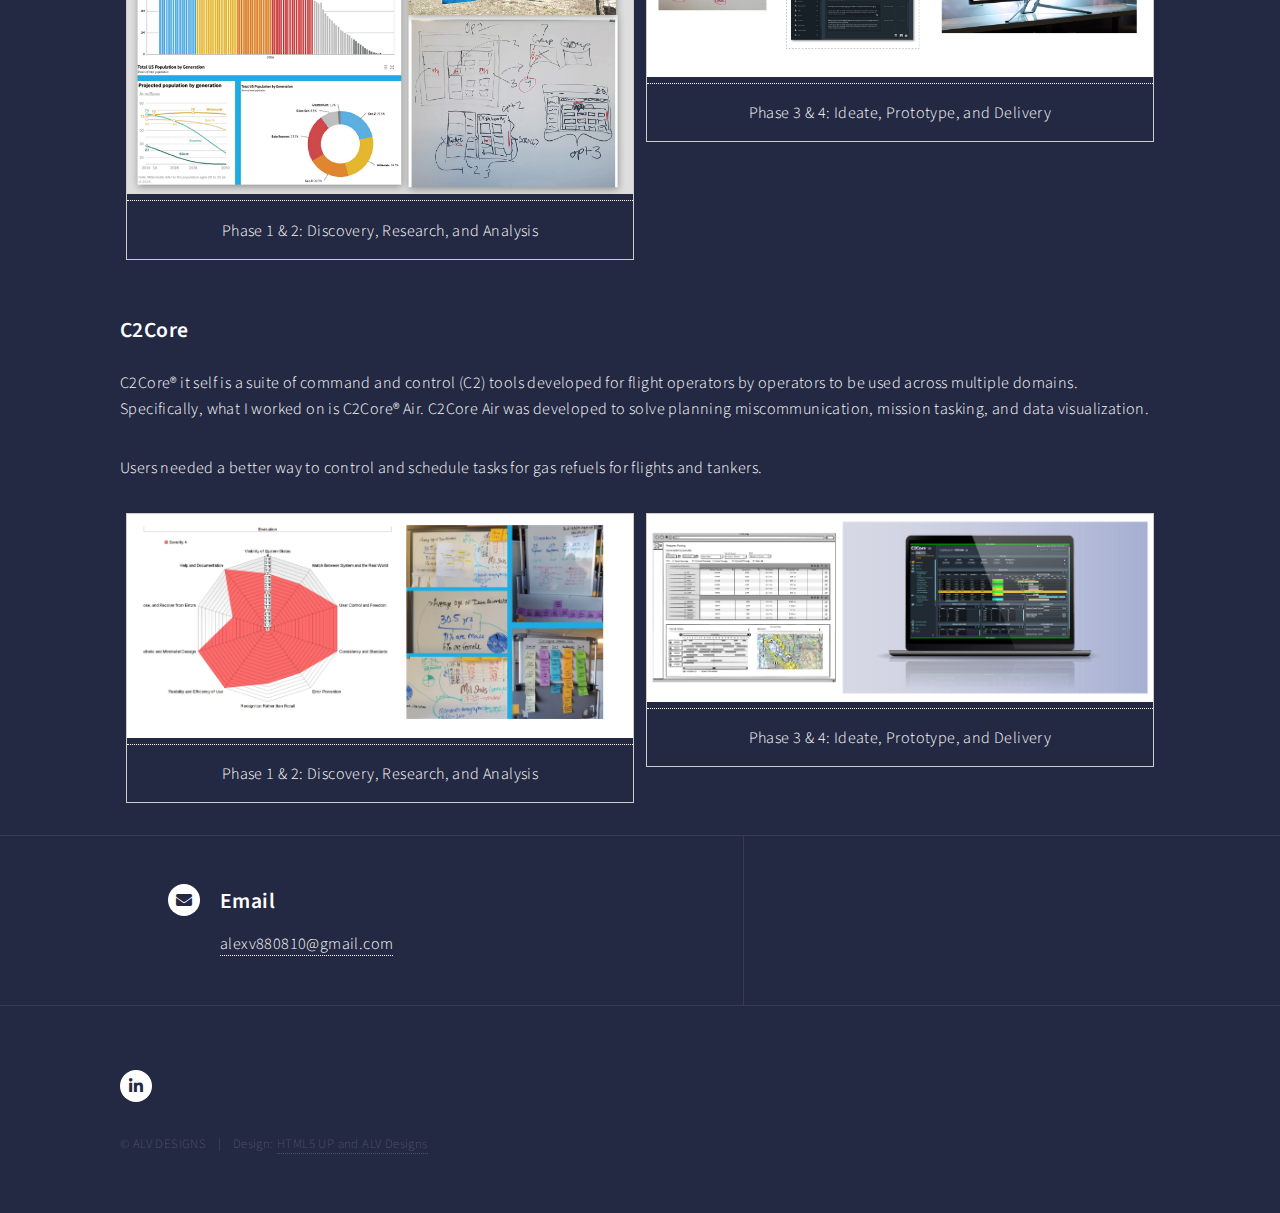
<file: parsons.html>
<!DOCTYPE HTML>
<!--
	Forty by HTML5 UP
	html5up.net | @ajlkn
	Free for personal and commercial use under the CCA 3.0 license (html5up.net/license)
-->
<html>
	<head>
		<title>ALV Designs</title>
		<meta charset="utf-8" />
		<meta name="viewport" content="width=device-width, initial-scale=1, user-scalable=no" />
		<link rel="stylesheet" href="assets/css/main.css" />
		<noscript><link rel="stylesheet" href="assets/css/noscript.css" /></noscript>
	</head>
	<body class="is-preload">

		<!-- Wrapper -->
			<div id="wrapper">

				<!-- Header -->
					<header id="header" class="alt">
						<a href="index.html" class="logo"><strong>ALV</strong> <span>Designs</span></a>
						<nav>
							<a href="#menu">Menu</a>
						</nav>
					</header>

				<!-- Menu -->
					<nav id="menu">
						<ul class="links">
							<li><a href="index.html">Home</a></li>
							<li><a href="UXprojects.html">UX Projects</a></li>
							<li><a href="Branding.html">Branding & Marketing</a></li>
						</ul>

				<!-- Commenting out button functions 		
						<ul class="actions stacked">
							<li><a href="#" class="button primary fit">Get Started</a></li>
							<li><a href="#" class="button fit">Log In</a></li>
						</ul>
						-->
					</nav>

				<!-- Main -->
					<div id="main" class="alt">

						<!-- One -->
							<section id="one">
								<div class="inner">
									<header class="major">
										<h1>Parsons</h1>
										<h4>Lead UX/UI Engineer</h4>
									</header>
									<span class="image main"><img src="images/parsons01.png" alt="" /></span>
									<h5>Due to the sensitive nature of some projects with the Department of Defense (DoD), I am only allowed to show certain pieces.</h5>
									<p>User research, user experience, rapid prototyping, mobile applications, agile development, and more, are assorted mechanisms 
									that I performed on daily basis. User experience focuses on the user and identifying problems and solve those problems with a design solution.</p>
									<p>Our United States of America Department of Defense utilizes modern solutions for our warfighter and some of those solutions are mission applications. While at Parsons, I was a part of various products but notable applications 
										are C2Core Air and WebTas Enterprise (WE). </p>
										<p>Both applications were being used in real-time but needed both user experience updating focusing on the analysts, commanders, and airman. </p>
										<h3>WebTAS Project</h3>
										<p>This project was an Air Space Precision Engagement Research and Engineering 
											program through the Air Force that provided various web applications for situational understanding and intelligence analysis. WebTAS helped provided
											secure integration, analysis, visualization, and actionable information across a suite of WebTAS applications.
										</p>
											<p>Users needed a better way to login to the platform and access the applications while providing seamless usability between applications and updating.
												Discovery, defining, ideating, and delivering are the steps I took to enhance the user experience and the end product. </p>
									<!--IMAGE GALLERY START-->
									<div class="responsive">
										<div class="gallery">
										  <a target="_blank" href="images/parsons-research-01.png">
											<img src="images/parsons-research-01.png" alt="Cinque Terre" width="600" height="400">
										  </a>
										  <div class="desc">Phase 1 & 2: Discovery, Research, and Analysis</div>
										</div>
									  </div>
									  
									  <div class="responsive">
										<div class="gallery">
										  <a target="_blank" href="images/parsons-research-02.png">
											<img src="images/parsons-research-02.png" alt="Forest" width="600" height="400">
										  </a>
										  <div class="desc">Phase 3 & 4: Ideate, Prototype, and Delivery</div>
										</div>
									  </div>
									  <div>
									  <div class="clearfix"></div>
									  </div>
								<!--IMAGE GALLERY END-->
									  <br>
									  <br>
									<!--IMAGE GALLERY END-->
									<h3>C2Core</h3>
									<p>C2Core® it self is a suite of command and control (C2) tools developed for flight operators by operators to be used across multiple domains. 
										Specifically, what I worked on is C2Core® Air. C2Core Air was developed to solve planning miscommunication, mission tasking, and data visualization.
									</p>
										<p>Users needed a better way to control and schedule tasks for gas refuels for flights and tankers. </p>
								<!--IMAGE GALLERY START-->
								<div class="responsive">
									<div class="gallery">
									  <a target="_blank" href="images/parsons-research-01-01.png">
										<img src="images/parsons-research-01-01.png" alt="Cinque Terre" width="600" height="400">
									  </a>
									  <div class="desc">Phase 1 & 2: Discovery, Research, and Analysis</div>
									</div>
								  </div>
								  
								  <div class="responsive">
									<div class="gallery">
									  <a target="_blank" href="images/parsons-research-02-02.png">
										<img src="images/parsons-research-02-02.png" alt="Forest" width="600" height="400">
									  </a>
									  <div class="desc">Phase 3 & 4: Ideate, Prototype, and Delivery</div>
									</div>
								  </div>
								  <div>								  
								  <div class="clearfix"></div>
								<!--IMAGE GALLERY END-->
								</div>
							</section>

					</div>

				<!-- Contact -->
				<section id="contact">
					<div class="inner">
						<!-- commenting out
						<section>
							<form method="post" action="#">
								<div class="fields">
									<div class="field half">
										<label for="name">Name</label>
										<input type="text" name="name" id="name" />
									</div>
									<div class="field half">
										<label for="email">Email</label>
										<input type="text" name="email" id="email" />
									</div>
									<div class="field">
										<label for="message">Message</label>
										<textarea name="message" id="message" rows="6"></textarea>
									</div>
								</div>
								<ul class="actions">
									<li><input type="submit" value="Send Message" a href="mailto:alexv880810@gmail.com" class="primary" /></li>
									<li><input type="reset" value="Clear" /></li>
								</ul>
							</form>
						</section>
						-->
						<section class="split">
							<section>
								<div class="contact-method">
									<span class="icon solid alt fa-envelope"></span>
									<h3>Email</h3>
									<a href="#">alexv880810@gmail.com</a>
								</div>
							</section>
							<!-- Commenting out this section
							<section>
								<div class="contact-method">
									<span class="icon solid alt fa-phone"></span>
									<h3>Phone</h3>
									<span>(000) 000-0000 x12387</span>
								</div>
							</section>
							<section>
								<div class="contact-method">
									<span class="icon solid alt fa-home"></span>
									<h3>Address</h3>
									<span>1234 Somewhere Road #5432<br />
									Nashville, TN 00000<br />
									United States of America</span>
								</div>
							</section>
						-->
						</section>
					</div>
				</section>

			<!-- Footer -->
				<footer id="footer">
					<div class="inner">
						<ul class="icons">
							<!-- Commenting out
							<li><a href="#" class="icon brands alt fa-twitter"><span class="label">Twitter</span></a></li>
							<li><a href="#" class="icon brands alt fa-facebook-f"><span class="label">Facebook</span></a></li>
							<li><a href="#" class="icon brands alt fa-instagram"><span class="label">Instagram</span></a></li>
							<li><a href="#" class="icon brands alt fa-github"><span class="label">GitHub</span></a></li>
							-->
							<li><a href="https://www.linkedin.com/in/alexandra-vasquez-982921b2/" class="icon brands alt fa-linkedin-in"><span class="label">LinkedIn</span></a></li>
						</ul>
						<ul class="copyright">
							<li>&copy; ALV DESIGNS</li><li>Design: <a href="https://html5up.net">HTML5 UP and ALV Designs</a></li>
						</ul>
					</div>
				</footer>

			</div>

		<!-- Scripts -->
			<script src="assets/js/jquery.min.js"></script>
			<script src="assets/js/jquery.scrolly.min.js"></script>
			<script src="assets/js/jquery.scrollex.min.js"></script>
			<script src="assets/js/browser.min.js"></script>
			<script src="assets/js/breakpoints.min.js"></script>
			<script src="assets/js/util.js"></script>
			<script src="assets/js/main.js"></script>

	</body>
</html>
</file>
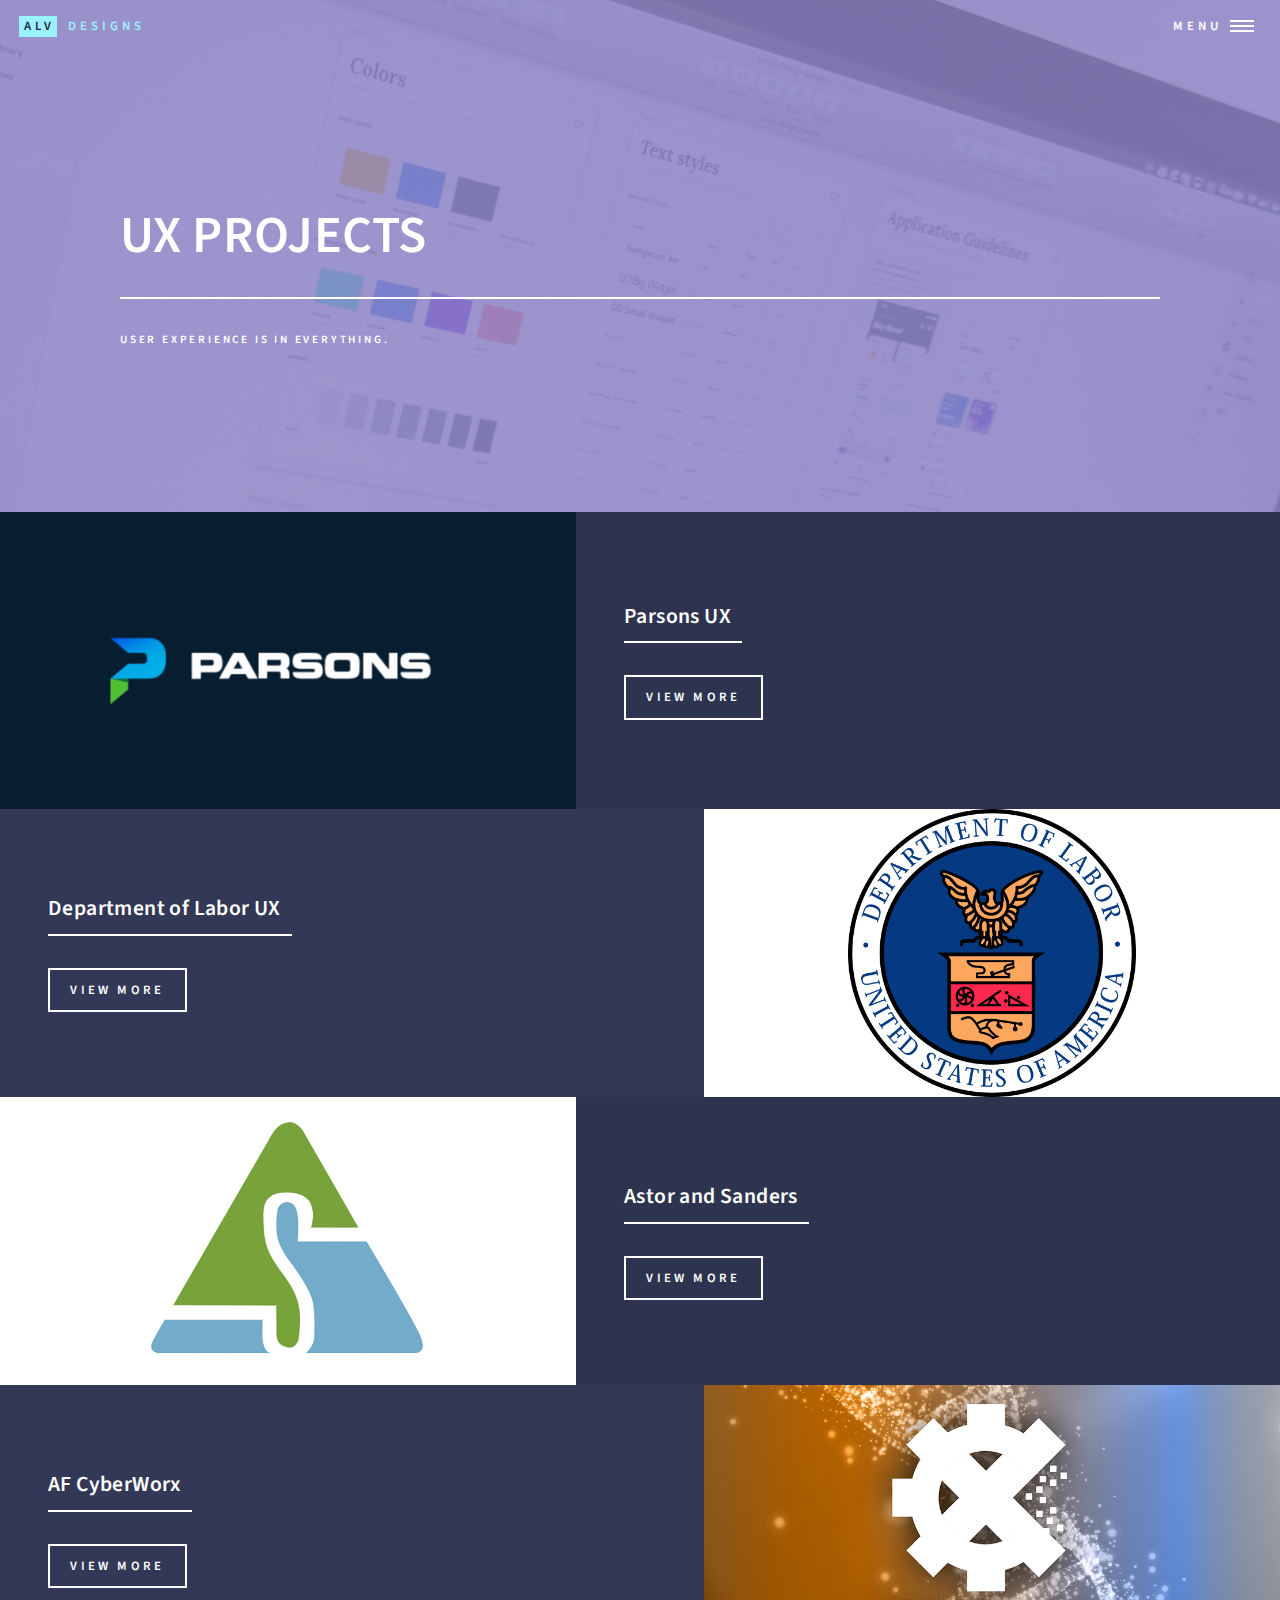
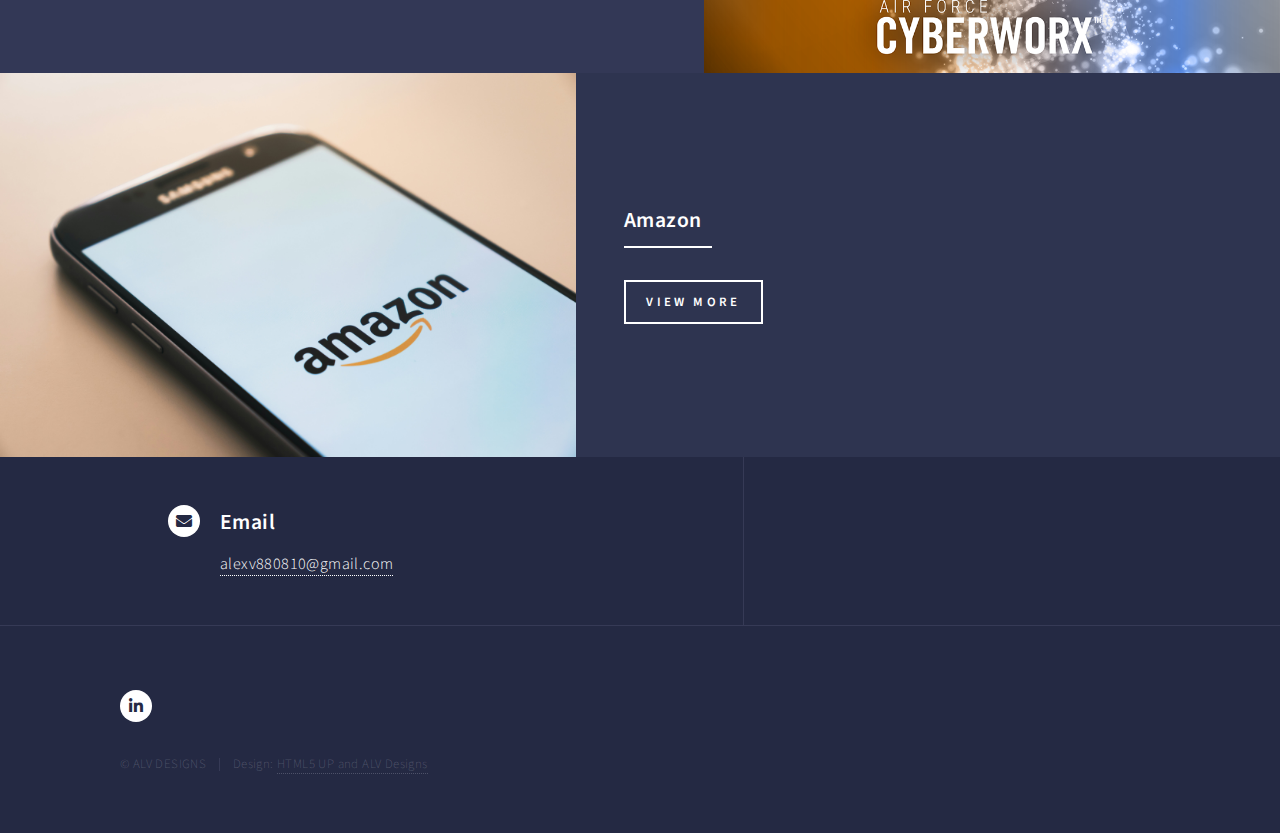
<file: UXprojects.html>
<!DOCTYPE HTML>
<!--
	Forty by HTML5 UP
	html5up.net | @ajlkn
	Free for personal and commercial use under the CCA 3.0 license (html5up.net/license)
-->
<html>
	<head>
		<title>ALV Designs</title>
		<meta charset="utf-8" />
		<meta name="viewport" content="width=device-width, initial-scale=1, user-scalable=no" />
		<link rel="stylesheet" href="assets/css/main.css" />
		<noscript><link rel="stylesheet" href="assets/css/noscript.css" /></noscript>
	</head>
	<body class="is-preload">

		<!-- Wrapper -->
			<div id="wrapper">

				<!-- Header -->
				<header id="header" class="alt">
					<a href="index.html" class="logo"><strong>ALV</strong> <span>Designs</span></a>
					<nav>
						<a href="#menu">Menu</a>
					</nav>
				</header>

				<!-- Menu -->
				<nav id="menu">
					<ul class="links">
						<li><a href="index.html">Home</a></li>
						<li><a href="UXprojects.html">UX Projects</a></li>
						<li><a href="Branding.html">Branding & Marketing</a></li>
					</ul>

			<!-- Commenting out button functions 		
					<ul class="actions stacked">
						<li><a href="#" class="button primary fit">Get Started</a></li>
						<li><a href="#" class="button fit">Log In</a></li>
					</ul>
					-->
				</nav>

				<!-- Banner -->
				<!-- Note: The "styleN" class below should match that of the header element. -->
					<section id="banner" class="style2">
						<div class="inner">
							<span class="image">
								<img src="images/balazs-ketyi-_x335IZXxfc-unsplash.jpg" alt="" />
							</span>
							<header class="major">
								<h1>UX PROJECTS</h1>
							</header>
							<div class="content">
								<p>User Experience is in everything.</p>
							</div>
						</div>
					</section>

				<!-- Main -->
					<div id="main">

						<!-- One 
							<section id="one">
								<div class="inner">
									<header class="major">
										<h2>Sed amet aliquam</h2>
									</header>
									<p>Nullam et orci eu lorem consequat tincidunt vivamus et sagittis magna sed nunc rhoncus condimentum sem. In efficitur ligula tate urna. Maecenas massa vel lacinia pellentesque lorem ipsum dolor. Nullam et orci eu lorem consequat tincidunt. Vivamus et sagittis libero. Nullam et orci eu lorem consequat tincidunt vivamus et sagittis magna sed nunc rhoncus condimentum sem. In efficitur ligula tate urna.</p>
								</div>
							</section>
						-->

						<!-- Two -->
							<section id="two" class="spotlights">
								<section>
									<a href="parsons.html" class="image">
										<img src="images/Parsons-logo.png" alt="" data-position="center center" />
									</a>
									<div class="content">
										<div class="inner">
											<header class="major">
												<h3>Parsons UX</h3>
											</header>
											<!--
											<p>Nullam et orci eu lorem consequat tincidunt vivamus et sagittis magna sed nunc rhoncus condimentum sem. In efficitur ligula tate urna. Maecenas massa sed magna lacinia magna pellentesque lorem ipsum dolor. Nullam et orci eu lorem consequat tincidunt. Vivamus et sagittis tempus.</p>
										-->
											<ul class="actions">
												<li><a href="parsons.html" class="button">View More</a></li>
											</ul>
											
										</div>
									</div>
								</section>
								<section>
									<a href="DOL.html" class="image">
										<img src="images/DOL-seal.png" alt="" data-position="top center" />
									</a>
									<div class="content">
										<div class="inner">
											<header class="major">
												<h3>Department of Labor UX</h3>
											</header>
											<!--
											<p>Nullam et orci eu lorem consequat tincidunt vivamus et sagittis magna sed nunc rhoncus condimentum sem. In efficitur ligula tate urna. Maecenas massa sed magna lacinia magna pellentesque lorem ipsum dolor. Nullam et orci eu lorem consequat tincidunt. Vivamus et sagittis tempus.</p>
											-->
											<ul class="actions">
												<li><a href="DOL.html" class="button">View more</a></li>
											</ul>
										</div>
									</div>
								</section>
								<section>
									<a href="astorandsanders.html" class="image">
										<img src="images/astor-sanders-logo.png" alt="" data-position="25% 25%" />
									</a>
									<div class="content">
										<div class="inner">
											<header class="major">
												<h3>Astor and Sanders</h3>
											</header>
											<!--
											<p>Nullam et orci eu lorem consequat tincidunt vivamus et sagittis magna sed nunc rhoncus condimentum sem. In efficitur ligula tate urna. Maecenas massa sed magna lacinia magna pellentesque lorem ipsum dolor. Nullam et orci eu lorem consequat tincidunt. Vivamus et sagittis tempus.</p>
											-->
											<ul class="actions">
												<li><a href="astorandsanders.html" class="button">View more</a></li>
											</ul>
										</div>
									</div>
								</section>
								<section>
									<a href="afcyberworks.html" class="image">
										<img src="images/AFCW-1.png" alt="" data-position="25% 25%" />
									</a>
									<div class="content">
										<div class="inner">
											<header class="major">
												<h3>AF CyberWorx</h3>
											</header>
											<ul class="actions">
												<li><a href="afcyberworks.html" class="button">View more</a></li>
											</ul>
										</div>
									</div>
								</section>
								<section>
									<a href="amazon.html" class="image">
										<img src="images/christian-wiediger-rymh7EZPqRs-unsplash.jpg" alt="" data-position="25% 25%" />
									</a>
									<div class="content">
										<div class="inner">
											<header class="major">
												<h3>Amazon</h3>
											</header>
											<ul class="actions">
												<li><a href="amazon.html" class="button">View more</a></li>
											</ul>
										</div>
									</div>
								</section>
							</section>

						<!-- Three 
							<section id="three">
								<div class="inner">
									<header class="major">
										<h2>Massa libero</h2>
									</header>
									<p>Nullam et orci eu lorem consequat tincidunt vivamus et sagittis libero. Mauris aliquet magna magna sed nunc rhoncus pharetra. Pellentesque condimentum sem. In efficitur ligula tate urna. Maecenas laoreet massa vel lacinia pellentesque lorem ipsum dolor. Nullam et orci eu lorem consequat tincidunt. Vivamus et sagittis libero. Mauris aliquet magna magna sed nunc rhoncus amet pharetra et feugiat tempus.</p>
									<ul class="actions">
										<li><a href="generic.html" class="button next">Get Started</a></li>
									</ul>
								</div>
							</section>
						-->

					</div>
					

				<!-- Contact -->
				<section id="contact">
					<div class="inner">
						<!-- commenting out
						<section>
							<form method="post" action="#">
								<div class="fields">
									<div class="field half">
										<label for="name">Name</label>
										<input type="text" name="name" id="name" />
									</div>
									<div class="field half">
										<label for="email">Email</label>
										<input type="text" name="email" id="email" />
									</div>
									<div class="field">
										<label for="message">Message</label>
										<textarea name="message" id="message" rows="6"></textarea>
									</div>
								</div>
								<ul class="actions">
									<li><input type="submit" value="Send Message" a href="mailto:alexv880810@gmail.com" class="primary" /></li>
									<li><input type="reset" value="Clear" /></li>
								</ul>
							</form>
						</section>
						-->
						<section class="split">
							<section>
								<div class="contact-method">
									<span class="icon solid alt fa-envelope"></span>
									<h3>Email</h3>
									<a href="#">alexv880810@gmail.com</a>
								</div>
							</section>
							<!-- Commenting out this section
							<section>
								<div class="contact-method">
									<span class="icon solid alt fa-phone"></span>
									<h3>Phone</h3>
									<span>(000) 000-0000 x12387</span>
								</div>
							</section>
							<section>
								<div class="contact-method">
									<span class="icon solid alt fa-home"></span>
									<h3>Address</h3>
									<span>1234 Somewhere Road #5432<br />
									Nashville, TN 00000<br />
									United States of America</span>
								</div>
							</section>
						-->
						</section>
					</div>
				</section>

			<!-- Footer -->
				<footer id="footer">
					<div class="inner">
						<ul class="icons">
							<!-- Commenting out
							<li><a href="#" class="icon brands alt fa-twitter"><span class="label">Twitter</span></a></li>
							<li><a href="#" class="icon brands alt fa-facebook-f"><span class="label">Facebook</span></a></li>
							<li><a href="#" class="icon brands alt fa-instagram"><span class="label">Instagram</span></a></li>
							<li><a href="#" class="icon brands alt fa-github"><span class="label">GitHub</span></a></li>
							-->
							<li><a href="https://www.linkedin.com/in/alexandra-vasquez-982921b2/" class="icon brands alt fa-linkedin-in"><span class="label">LinkedIn</span></a></li>
						</ul>
						<ul class="copyright">
							<li>&copy; ALV DESIGNS</li><li>Design: <a href="https://html5up.net">HTML5 UP and ALV Designs</a></li>
						</ul>
					</div>
				</footer>

			</div>

		<!-- Scripts -->
			<script src="assets/js/jquery.min.js"></script>
			<script src="assets/js/jquery.scrolly.min.js"></script>
			<script src="assets/js/jquery.scrollex.min.js"></script>
			<script src="assets/js/browser.min.js"></script>
			<script src="assets/js/breakpoints.min.js"></script>
			<script src="assets/js/util.js"></script>
			<script src="assets/js/main.js"></script>

	</body>
</html>
</file>
<file: assets/css/noscript.css>
/*
	Forty by HTML5 UP
	html5up.net | @ajlkn
	Free for personal and commercial use under the CCA 3.0 license (html5up.net/license)
*/

/* Banner */

	body.is-preload #banner:after {
		opacity: 0.85;
	}

	body.is-preload #banner > .inner {
		-moz-filter: none;
		-webkit-filter: none;
		-ms-filter: none;
		filter: none;
		-moz-transform: none;
		-webkit-transform: none;
		-ms-transform: none;
		transform: none;
		opacity: 1;
	}
</file>
<file: assets/css/main.css>
@import url(fontawesome-all.min.css);
@import url("https://fonts.googleapis.com/css?family=Source+Sans+Pro:300,300italic,600,600italic");

/*
	Forty by HTML5 UP
	html5up.net | @ajlkn
	Free for personal and commercial use under the CCA 3.0 license (html5up.net/license)
*/

html, body, div, span, applet, object,
iframe, h1, h2, h3, h4, h5, h6, p, blockquote,
pre, a, abbr, acronym, address, big, cite,
code, del, dfn, em, img, ins, kbd, q, s, samp,
small, strike, strong, sub, sup, tt, var, b,
u, i, center, dl, dt, dd, ol, ul, li, fieldset,
form, label, legend, table, caption, tbody,
tfoot, thead, tr, th, td, article, aside,
canvas, details, embed, figure, figcaption,
footer, header, hgroup, menu, nav, output, ruby,
section, summary, time, mark, audio, video {
	margin: 0;
	padding: 0;
	border: 0;
	font-size: 100%;
	font: inherit;
	vertical-align: baseline;}

article, aside, details, figcaption, figure,
footer, header, hgroup, menu, nav, section {
	display: block;}

body {
	line-height: 1;
}

ol, ul {
	list-style: none;
}

blockquote, q {
	quotes: none;
}

	blockquote:before, blockquote:after, q:before, q:after {
		content: '';
		content: none;
	}

table {
	border-collapse: collapse;
	border-spacing: 0;
}

body {
	-webkit-text-size-adjust: none;
}

mark {
	background-color: transparent;
	color: inherit;
}

input::-moz-focus-inner {
	border: 0;
	padding: 0;
}

input, select, textarea {
	-moz-appearance: none;
	-webkit-appearance: none;
	-ms-appearance: none;
	appearance: none;
}

/* Basic */

	@-ms-viewport {
		width: device-width;
	}

	body {
		-ms-overflow-style: scrollbar;
	}

	@media screen and (max-width: 480px) {

		html, body {
			min-width: 320px;
		}

	}

	html {
		box-sizing: border-box;
	}

	*, *:before, *:after {
		box-sizing: inherit;
	}

	body {
		background: #242943;
	}

		body.is-preload *, body.is-preload *:before, body.is-preload *:after {
			-moz-animation: none !important;
			-webkit-animation: none !important;
			-ms-animation: none !important;
			animation: none !important;
			-moz-transition: none !important;
			-webkit-transition: none !important;
			-ms-transition: none !important;
			transition: none !important;
		}

/* Type */

	body, input, select, textarea {
		color: #ffffff;
		font-family: "Source Sans Pro", Helvetica, sans-serif;
		font-size: 17pt;
		font-weight: 300;
		letter-spacing: 0.025em;
		line-height: 1.65;
	}

		@media screen and (max-width: 1680px) {

			body, input, select, textarea {
				font-size: 14pt;
			}

		}

		@media screen and (max-width: 1280px) {

			body, input, select, textarea {
				font-size: 12pt;
			}

		}

		@media screen and (max-width: 360px) {

			body, input, select, textarea {
				font-size: 11pt;
			}

		}

	a {
		-moz-transition: color 0.2s ease-in-out, border-bottom-color 0.2s ease-in-out;
		-webkit-transition: color 0.2s ease-in-out, border-bottom-color 0.2s ease-in-out;
		-ms-transition: color 0.2s ease-in-out, border-bottom-color 0.2s ease-in-out;
		transition: color 0.2s ease-in-out, border-bottom-color 0.2s ease-in-out;
		border-bottom: dotted 1px;
		color: inherit;
		text-decoration: none;
	}

		a:hover {
			border-bottom-color: transparent;
			color: #9bf1ff !important;
		}

		a:active {
			color: #53e3fb !important;
		}

	strong, b {
		color: #ffffff;
		font-weight: 600;
	}

	em, i {
		font-style: italic;
	}

	p {
		margin: 0 0 2em 0;
	}

	h1, h2, h3, h4, h5, h6 {
		color: #ffffff;
		font-weight: 600;
		line-height: 1.65;
		margin: 0 0 1em 0;
	}

		h1 a, h2 a, h3 a, h4 a, h5 a, h6 a {
			color: inherit;
			border-bottom: 0;
		}

	h1 {
		font-size: 2.5em;
	}

	h2 {
		font-size: 1.75em;
	}

	h3 {
		font-size: 1.35em;
	}

	h4 {
		font-size: 1.1em;
	}

	h5 {
		font-size: 0.9em;
	}

	h6 {
		font-size: 0.7em;
	}

	@media screen and (max-width: 736px) {

		h1 {
			font-size: 2em;
		}

		h2 {
			font-size: 1.5em;
		}

		h3 {
			font-size: 1.25em;
		}

	}

	sub {
		font-size: 0.8em;
		position: relative;
		top: 0.5em;
	}

	sup {
		font-size: 0.8em;
		position: relative;
		top: -0.5em;
	}

	blockquote {
		border-left: solid 4px rgba(212, 212, 255, 0.1);
		font-style: italic;
		margin: 0 0 2em 0;
		padding: 0.5em 0 0.5em 2em;
	}

	code {
		background: rgba(212, 212, 255, 0.035);
		font-family: "Courier New", monospace;
		font-size: 0.9em;
		margin: 0 0.25em;
		padding: 0.25em 0.65em;
	}

	pre {
		-webkit-overflow-scrolling: touch;
		font-family: "Courier New", monospace;
		font-size: 0.9em;
		margin: 0 0 2em 0;
	}

		pre code {
			display: block;
			line-height: 1.75;
			padding: 1em 1.5em;
			overflow-x: auto;
		}

	hr {
		border: 0;
		border-bottom: solid 1px rgba(212, 212, 255, 0.1);
		margin: 2em 0;
	}

		hr.major {
			margin: 3em 0;
		}

	.align-left {
		text-align: left;
	}

	.align-center {
		text-align: center;
	}

	.align-right {
		text-align: right;
	}

/* Row */

	.row {
		display: flex;
		flex-wrap: wrap;
		box-sizing: border-box;
		align-items: stretch;
	}

		.row > * {
			box-sizing: border-box;
		}

		.row.gtr-uniform > * > :last-child {
			margin-bottom: 0;
		}

		.row.aln-left {
			justify-content: flex-start;
		}

		.row.aln-center {
			justify-content: center;
		}

		.row.aln-right {
			justify-content: flex-end;
		}

		.row.aln-top {
			align-items: flex-start;
		}

		.row.aln-middle {
			align-items: center;
		}

		.row.aln-bottom {
			align-items: flex-end;
		}

		.row > .imp {
			order: -1;
		}

		.row > .col-1 {
			width: 8.33333%;
		}

		.row > .off-1 {
			margin-left: 8.33333%;
		}

		.row > .col-2 {
			width: 16.66667%;
		}

		.row > .off-2 {
			margin-left: 16.66667%;
		}

		.row > .col-3 {
			width: 25%;
		}

		.row > .off-3 {
			margin-left: 25%;
		}

		.row > .col-4 {
			width: 33.33333%;
		}

		.row > .off-4 {
			margin-left: 33.33333%;
		}

		.row > .col-5 {
			width: 41.66667%;
		}

		.row > .off-5 {
			margin-left: 41.66667%;
		}

		.row > .col-6 {
			width: 50%;
		}

		.row > .off-6 {
			margin-left: 50%;
		}

		.row > .col-7 {
			width: 58.33333%;
		}

		.row > .off-7 {
			margin-left: 58.33333%;
		}

		.row > .col-8 {
			width: 66.66667%;
		}

		.row > .off-8 {
			margin-left: 66.66667%;
		}

		.row > .col-9 {
			width: 75%;
		}

		.row > .off-9 {
			margin-left: 75%;
		}

		.row > .col-10 {
			width: 83.33333%;
		}

		.row > .off-10 {
			margin-left: 83.33333%;
		}

		.row > .col-11 {
			width: 91.66667%;
		}

		.row > .off-11 {
			margin-left: 91.66667%;
		}

		.row > .col-12 {
			width: 100%;
		}

		.row > .off-12 {
			margin-left: 100%;
		}

		.row.gtr-0 {
			margin-top: 0;
			margin-left: 0em;
		}

			.row.gtr-0 > * {
				padding: 0 0 0 0em;
			}

			.row.gtr-0.gtr-uniform {
				margin-top: 0em;
			}

				.row.gtr-0.gtr-uniform > * {
					padding-top: 0em;
				}

		.row.gtr-25 {
			margin-top: 0;
			margin-left: -0.5em;
		}

			.row.gtr-25 > * {
				padding: 0 0 0 0.5em;
			}

			.row.gtr-25.gtr-uniform {
				margin-top: -0.5em;
			}

				.row.gtr-25.gtr-uniform > * {
					padding-top: 0.5em;
				}

		.row.gtr-50 {
			margin-top: 0;
			margin-left: -1em;
		}

			.row.gtr-50 > * {
				padding: 0 0 0 1em;
			}

			.row.gtr-50.gtr-uniform {
				margin-top: -1em;
			}

				.row.gtr-50.gtr-uniform > * {
					padding-top: 1em;
				}

		.row {
			margin-top: 0;
			margin-left: -2em;
		}

			.row > * {
				padding: 0 0 0 2em;
			}

			.row.gtr-uniform {
				margin-top: -2em;
			}

				.row.gtr-uniform > * {
					padding-top: 2em;
				}

		.row.gtr-150 {
			margin-top: 0;
			margin-left: -3em;
		}

			.row.gtr-150 > * {
				padding: 0 0 0 3em;
			}

			.row.gtr-150.gtr-uniform {
				margin-top: -3em;
			}

				.row.gtr-150.gtr-uniform > * {
					padding-top: 3em;
				}

		.row.gtr-200 {
			margin-top: 0;
			margin-left: -4em;
		}

			.row.gtr-200 > * {
				padding: 0 0 0 4em;
			}

			.row.gtr-200.gtr-uniform {
				margin-top: -4em;
			}

				.row.gtr-200.gtr-uniform > * {
					padding-top: 4em;
				}

		@media screen and (max-width: 1680px) {

			.row {
				display: flex;
				flex-wrap: wrap;
				box-sizing: border-box;
				align-items: stretch;
			}

				.row > * {
					box-sizing: border-box;
				}

				.row.gtr-uniform > * > :last-child {
					margin-bottom: 0;
				}

				.row.aln-left {
					justify-content: flex-start;
				}

				.row.aln-center {
					justify-content: center;
				}

				.row.aln-right {
					justify-content: flex-end;
				}

				.row.aln-top {
					align-items: flex-start;
				}

				.row.aln-middle {
					align-items: center;
				}

				.row.aln-bottom {
					align-items: flex-end;
				}

				.row > .imp-xlarge {
					order: -1;
				}

				.row > .col-1-xlarge {
					width: 8.33333%;
				}

				.row > .off-1-xlarge {
					margin-left: 8.33333%;
				}

				.row > .col-2-xlarge {
					width: 16.66667%;
				}

				.row > .off-2-xlarge {
					margin-left: 16.66667%;
				}

				.row > .col-3-xlarge {
					width: 25%;
				}

				.row > .off-3-xlarge {
					margin-left: 25%;
				}

				.row > .col-4-xlarge {
					width: 33.33333%;
				}

				.row > .off-4-xlarge {
					margin-left: 33.33333%;
				}

				.row > .col-5-xlarge {
					width: 41.66667%;
				}

				.row > .off-5-xlarge {
					margin-left: 41.66667%;
				}

				.row > .col-6-xlarge {
					width: 50%;
				}

				.row > .off-6-xlarge {
					margin-left: 50%;
				}

				.row > .col-7-xlarge {
					width: 58.33333%;
				}

				.row > .off-7-xlarge {
					margin-left: 58.33333%;
				}

				.row > .col-8-xlarge {
					width: 66.66667%;
				}

				.row > .off-8-xlarge {
					margin-left: 66.66667%;
				}

				.row > .col-9-xlarge {
					width: 75%;
				}

				.row > .off-9-xlarge {
					margin-left: 75%;
				}

				.row > .col-10-xlarge {
					width: 83.33333%;
				}

				.row > .off-10-xlarge {
					margin-left: 83.33333%;
				}

				.row > .col-11-xlarge {
					width: 91.66667%;
				}

				.row > .off-11-xlarge {
					margin-left: 91.66667%;
				}

				.row > .col-12-xlarge {
					width: 100%;
				}

				.row > .off-12-xlarge {
					margin-left: 100%;
				}

				.row.gtr-0 {
					margin-top: 0;
					margin-left: 0em;
				}

					.row.gtr-0 > * {
						padding: 0 0 0 0em;
					}

					.row.gtr-0.gtr-uniform {
						margin-top: 0em;
					}

						.row.gtr-0.gtr-uniform > * {
							padding-top: 0em;
						}

				.row.gtr-25 {
					margin-top: 0;
					margin-left: -0.5em;
				}

					.row.gtr-25 > * {
						padding: 0 0 0 0.5em;
					}

					.row.gtr-25.gtr-uniform {
						margin-top: -0.5em;
					}

						.row.gtr-25.gtr-uniform > * {
							padding-top: 0.5em;
						}

				.row.gtr-50 {
					margin-top: 0;
					margin-left: -1em;
				}

					.row.gtr-50 > * {
						padding: 0 0 0 1em;
					}

					.row.gtr-50.gtr-uniform {
						margin-top: -1em;
					}

						.row.gtr-50.gtr-uniform > * {
							padding-top: 1em;
						}

				.row {
					margin-top: 0;
					margin-left: -2em;
				}

					.row > * {
						padding: 0 0 0 2em;
					}

					.row.gtr-uniform {
						margin-top: -2em;
					}

						.row.gtr-uniform > * {
							padding-top: 2em;
						}

				.row.gtr-150 {
					margin-top: 0;
					margin-left: -3em;
				}

					.row.gtr-150 > * {
						padding: 0 0 0 3em;
					}

					.row.gtr-150.gtr-uniform {
						margin-top: -3em;
					}

						.row.gtr-150.gtr-uniform > * {
							padding-top: 3em;
						}

				.row.gtr-200 {
					margin-top: 0;
					margin-left: -4em;
				}

					.row.gtr-200 > * {
						padding: 0 0 0 4em;
					}

					.row.gtr-200.gtr-uniform {
						margin-top: -4em;
					}

						.row.gtr-200.gtr-uniform > * {
							padding-top: 4em;
						}

		}

		@media screen and (max-width: 1280px) {

			.row {
				display: flex;
				flex-wrap: wrap;
				box-sizing: border-box;
				align-items: stretch;
			}

				.row > * {
					box-sizing: border-box;
				}

				.row.gtr-uniform > * > :last-child {
					margin-bottom: 0;
				}

				.row.aln-left {
					justify-content: flex-start;
				}

				.row.aln-center {
					justify-content: center;
				}

				.row.aln-right {
					justify-content: flex-end;
				}

				.row.aln-top {
					align-items: flex-start;
				}

				.row.aln-middle {
					align-items: center;
				}

				.row.aln-bottom {
					align-items: flex-end;
				}

				.row > .imp-large {
					order: -1;
				}

				.row > .col-1-large {
					width: 8.33333%;
				}

				.row > .off-1-large {
					margin-left: 8.33333%;
				}

				.row > .col-2-large {
					width: 16.66667%;
				}

				.row > .off-2-large {
					margin-left: 16.66667%;
				}

				.row > .col-3-large {
					width: 25%;
				}

				.row > .off-3-large {
					margin-left: 25%;
				}

				.row > .col-4-large {
					width: 33.33333%;
				}

				.row > .off-4-large {
					margin-left: 33.33333%;
				}

				.row > .col-5-large {
					width: 41.66667%;
				}

				.row > .off-5-large {
					margin-left: 41.66667%;
				}

				.row > .col-6-large {
					width: 50%;
				}

				.row > .off-6-large {
					margin-left: 50%;
				}

				.row > .col-7-large {
					width: 58.33333%;
				}

				.row > .off-7-large {
					margin-left: 58.33333%;
				}

				.row > .col-8-large {
					width: 66.66667%;
				}

				.row > .off-8-large {
					margin-left: 66.66667%;
				}

				.row > .col-9-large {
					width: 75%;
				}

				.row > .off-9-large {
					margin-left: 75%;
				}

				.row > .col-10-large {
					width: 83.33333%;
				}

				.row > .off-10-large {
					margin-left: 83.33333%;
				}

				.row > .col-11-large {
					width: 91.66667%;
				}

				.row > .off-11-large {
					margin-left: 91.66667%;
				}

				.row > .col-12-large {
					width: 100%;
				}

				.row > .off-12-large {
					margin-left: 100%;
				}

				.row.gtr-0 {
					margin-top: 0;
					margin-left: 0em;
				}

					.row.gtr-0 > * {
						padding: 0 0 0 0em;
					}

					.row.gtr-0.gtr-uniform {
						margin-top: 0em;
					}

						.row.gtr-0.gtr-uniform > * {
							padding-top: 0em;
						}

				.row.gtr-25 {
					margin-top: 0;
					margin-left: -0.375em;
				}

					.row.gtr-25 > * {
						padding: 0 0 0 0.375em;
					}

					.row.gtr-25.gtr-uniform {
						margin-top: -0.375em;
					}

						.row.gtr-25.gtr-uniform > * {
							padding-top: 0.375em;
						}

				.row.gtr-50 {
					margin-top: 0;
					margin-left: -0.75em;
				}

					.row.gtr-50 > * {
						padding: 0 0 0 0.75em;
					}

					.row.gtr-50.gtr-uniform {
						margin-top: -0.75em;
					}

						.row.gtr-50.gtr-uniform > * {
							padding-top: 0.75em;
						}

				.row {
					margin-top: 0;
					margin-left: -1.5em;
				}

					.row > * {
						padding: 0 0 0 1.5em;
					}

					.row.gtr-uniform {
						margin-top: -1.5em;
					}

						.row.gtr-uniform > * {
							padding-top: 1.5em;
						}

				.row.gtr-150 {
					margin-top: 0;
					margin-left: -2.25em;
				}

					.row.gtr-150 > * {
						padding: 0 0 0 2.25em;
					}

					.row.gtr-150.gtr-uniform {
						margin-top: -2.25em;
					}

						.row.gtr-150.gtr-uniform > * {
							padding-top: 2.25em;
						}

				.row.gtr-200 {
					margin-top: 0;
					margin-left: -3em;
				}

					.row.gtr-200 > * {
						padding: 0 0 0 3em;
					}

					.row.gtr-200.gtr-uniform {
						margin-top: -3em;
					}

						.row.gtr-200.gtr-uniform > * {
							padding-top: 3em;
						}

		}

		@media screen and (max-width: 980px) {

			.row {
				display: flex;
				flex-wrap: wrap;
				box-sizing: border-box;
				align-items: stretch;
			}

				.row > * {
					box-sizing: border-box;
				}

				.row.gtr-uniform > * > :last-child {
					margin-bottom: 0;
				}

				.row.aln-left {
					justify-content: flex-start;
				}

				.row.aln-center {
					justify-content: center;
				}

				.row.aln-right {
					justify-content: flex-end;
				}

				.row.aln-top {
					align-items: flex-start;
				}

				.row.aln-middle {
					align-items: center;
				}

				.row.aln-bottom {
					align-items: flex-end;
				}

				.row > .imp-medium {
					order: -1;
				}

				.row > .col-1-medium {
					width: 8.33333%;
				}

				.row > .off-1-medium {
					margin-left: 8.33333%;
				}

				.row > .col-2-medium {
					width: 16.66667%;
				}

				.row > .off-2-medium {
					margin-left: 16.66667%;
				}

				.row > .col-3-medium {
					width: 25%;
				}

				.row > .off-3-medium {
					margin-left: 25%;
				}

				.row > .col-4-medium {
					width: 33.33333%;
				}

				.row > .off-4-medium {
					margin-left: 33.33333%;
				}

				.row > .col-5-medium {
					width: 41.66667%;
				}

				.row > .off-5-medium {
					margin-left: 41.66667%;
				}

				.row > .col-6-medium {
					width: 50%;
				}

				.row > .off-6-medium {
					margin-left: 50%;
				}

				.row > .col-7-medium {
					width: 58.33333%;
				}

				.row > .off-7-medium {
					margin-left: 58.33333%;
				}

				.row > .col-8-medium {
					width: 66.66667%;
				}

				.row > .off-8-medium {
					margin-left: 66.66667%;
				}

				.row > .col-9-medium {
					width: 75%;
				}

				.row > .off-9-medium {
					margin-left: 75%;
				}

				.row > .col-10-medium {
					width: 83.33333%;
				}

				.row > .off-10-medium {
					margin-left: 83.33333%;
				}

				.row > .col-11-medium {
					width: 91.66667%;
				}

				.row > .off-11-medium {
					margin-left: 91.66667%;
				}

				.row > .col-12-medium {
					width: 100%;
				}

				.row > .off-12-medium {
					margin-left: 100%;
				}

				.row.gtr-0 {
					margin-top: 0;
					margin-left: 0em;
				}

					.row.gtr-0 > * {
						padding: 0 0 0 0em;
					}

					.row.gtr-0.gtr-uniform {
						margin-top: 0em;
					}

						.row.gtr-0.gtr-uniform > * {
							padding-top: 0em;
						}

				.row.gtr-25 {
					margin-top: 0;
					margin-left: -0.375em;
				}

					.row.gtr-25 > * {
						padding: 0 0 0 0.375em;
					}

					.row.gtr-25.gtr-uniform {
						margin-top: -0.375em;
					}

						.row.gtr-25.gtr-uniform > * {
							padding-top: 0.375em;
						}

				.row.gtr-50 {
					margin-top: 0;
					margin-left: -0.75em;
				}

					.row.gtr-50 > * {
						padding: 0 0 0 0.75em;
					}

					.row.gtr-50.gtr-uniform {
						margin-top: -0.75em;
					}

						.row.gtr-50.gtr-uniform > * {
							padding-top: 0.75em;
						}

				.row {
					margin-top: 0;
					margin-left: -1.5em;
				}

					.row > * {
						padding: 0 0 0 1.5em;
					}

					.row.gtr-uniform {
						margin-top: -1.5em;
					}

						.row.gtr-uniform > * {
							padding-top: 1.5em;
						}

				.row.gtr-150 {
					margin-top: 0;
					margin-left: -2.25em;
				}

					.row.gtr-150 > * {
						padding: 0 0 0 2.25em;
					}

					.row.gtr-150.gtr-uniform {
						margin-top: -2.25em;
					}

						.row.gtr-150.gtr-uniform > * {
							padding-top: 2.25em;
						}

				.row.gtr-200 {
					margin-top: 0;
					margin-left: -3em;
				}

					.row.gtr-200 > * {
						padding: 0 0 0 3em;
					}

					.row.gtr-200.gtr-uniform {
						margin-top: -3em;
					}

						.row.gtr-200.gtr-uniform > * {
							padding-top: 3em;
						}

		}

		@media screen and (max-width: 736px) {

			.row {
				display: flex;
				flex-wrap: wrap;
				box-sizing: border-box;
				align-items: stretch;
			}

				.row > * {
					box-sizing: border-box;
				}

				.row.gtr-uniform > * > :last-child {
					margin-bottom: 0;
				}

				.row.aln-left {
					justify-content: flex-start;
				}

				.row.aln-center {
					justify-content: center;
				}

				.row.aln-right {
					justify-content: flex-end;
				}

				.row.aln-top {
					align-items: flex-start;
				}

				.row.aln-middle {
					align-items: center;
				}

				.row.aln-bottom {
					align-items: flex-end;
				}

				.row > .imp-small {
					order: -1;
				}

				.row > .col-1-small {
					width: 8.33333%;
				}

				.row > .off-1-small {
					margin-left: 8.33333%;
				}

				.row > .col-2-small {
					width: 16.66667%;
				}

				.row > .off-2-small {
					margin-left: 16.66667%;
				}

				.row > .col-3-small {
					width: 25%;
				}

				.row > .off-3-small {
					margin-left: 25%;
				}

				.row > .col-4-small {
					width: 33.33333%;
				}

				.row > .off-4-small {
					margin-left: 33.33333%;
				}

				.row > .col-5-small {
					width: 41.66667%;
				}

				.row > .off-5-small {
					margin-left: 41.66667%;
				}

				.row > .col-6-small {
					width: 50%;
				}

				.row > .off-6-small {
					margin-left: 50%;
				}

				.row > .col-7-small {
					width: 58.33333%;
				}

				.row > .off-7-small {
					margin-left: 58.33333%;
				}

				.row > .col-8-small {
					width: 66.66667%;
				}

				.row > .off-8-small {
					margin-left: 66.66667%;
				}

				.row > .col-9-small {
					width: 75%;
				}

				.row > .off-9-small {
					margin-left: 75%;
				}

				.row > .col-10-small {
					width: 83.33333%;
				}

				.row > .off-10-small {
					margin-left: 83.33333%;
				}

				.row > .col-11-small {
					width: 91.66667%;
				}

				.row > .off-11-small {
					margin-left: 91.66667%;
				}

				.row > .col-12-small {
					width: 100%;
				}

				.row > .off-12-small {
					margin-left: 100%;
				}

				.row.gtr-0 {
					margin-top: 0;
					margin-left: 0em;
				}

					.row.gtr-0 > * {
						padding: 0 0 0 0em;
					}

					.row.gtr-0.gtr-uniform {
						margin-top: 0em;
					}

						.row.gtr-0.gtr-uniform > * {
							padding-top: 0em;
						}

				.row.gtr-25 {
					margin-top: 0;
					margin-left: -0.3125em;
				}

					.row.gtr-25 > * {
						padding: 0 0 0 0.3125em;
					}

					.row.gtr-25.gtr-uniform {
						margin-top: -0.3125em;
					}

						.row.gtr-25.gtr-uniform > * {
							padding-top: 0.3125em;
						}

				.row.gtr-50 {
					margin-top: 0;
					margin-left: -0.625em;
				}

					.row.gtr-50 > * {
						padding: 0 0 0 0.625em;
					}

					.row.gtr-50.gtr-uniform {
						margin-top: -0.625em;
					}

						.row.gtr-50.gtr-uniform > * {
							padding-top: 0.625em;
						}

				.row {
					margin-top: 0;
					margin-left: -1.25em;
				}

					.row > * {
						padding: 0 0 0 1.25em;
					}

					.row.gtr-uniform {
						margin-top: -1.25em;
					}

						.row.gtr-uniform > * {
							padding-top: 1.25em;
						}

				.row.gtr-150 {
					margin-top: 0;
					margin-left: -1.875em;
				}

					.row.gtr-150 > * {
						padding: 0 0 0 1.875em;
					}

					.row.gtr-150.gtr-uniform {
						margin-top: -1.875em;
					}

						.row.gtr-150.gtr-uniform > * {
							padding-top: 1.875em;
						}

				.row.gtr-200 {
					margin-top: 0;
					margin-left: -2.5em;
				}

					.row.gtr-200 > * {
						padding: 0 0 0 2.5em;
					}

					.row.gtr-200.gtr-uniform {
						margin-top: -2.5em;
					}

						.row.gtr-200.gtr-uniform > * {
							padding-top: 2.5em;
						}

		}

		@media screen and (max-width: 480px) {

			.row {
				display: flex;
				flex-wrap: wrap;
				box-sizing: border-box;
				align-items: stretch;
			}

				.row > * {
					box-sizing: border-box;
				}

				.row.gtr-uniform > * > :last-child {
					margin-bottom: 0;
				}

				.row.aln-left {
					justify-content: flex-start;
				}

				.row.aln-center {
					justify-content: center;
				}

				.row.aln-right {
					justify-content: flex-end;
				}

				.row.aln-top {
					align-items: flex-start;
				}

				.row.aln-middle {
					align-items: center;
				}

				.row.aln-bottom {
					align-items: flex-end;
				}

				.row > .imp-xsmall {
					order: -1;
				}

				.row > .col-1-xsmall {
					width: 8.33333%;
				}

				.row > .off-1-xsmall {
					margin-left: 8.33333%;
				}

				.row > .col-2-xsmall {
					width: 16.66667%;
				}

				.row > .off-2-xsmall {
					margin-left: 16.66667%;
				}

				.row > .col-3-xsmall {
					width: 25%;
				}

				.row > .off-3-xsmall {
					margin-left: 25%;
				}

				.row > .col-4-xsmall {
					width: 33.33333%;
				}

				.row > .off-4-xsmall {
					margin-left: 33.33333%;
				}

				.row > .col-5-xsmall {
					width: 41.66667%;
				}

				.row > .off-5-xsmall {
					margin-left: 41.66667%;
				}

				.row > .col-6-xsmall {
					width: 50%;
				}

				.row > .off-6-xsmall {
					margin-left: 50%;
				}

				.row > .col-7-xsmall {
					width: 58.33333%;
				}

				.row > .off-7-xsmall {
					margin-left: 58.33333%;
				}

				.row > .col-8-xsmall {
					width: 66.66667%;
				}

				.row > .off-8-xsmall {
					margin-left: 66.66667%;
				}

				.row > .col-9-xsmall {
					width: 75%;
				}

				.row > .off-9-xsmall {
					margin-left: 75%;
				}

				.row > .col-10-xsmall {
					width: 83.33333%;
				}

				.row > .off-10-xsmall {
					margin-left: 83.33333%;
				}

				.row > .col-11-xsmall {
					width: 91.66667%;
				}

				.row > .off-11-xsmall {
					margin-left: 91.66667%;
				}

				.row > .col-12-xsmall {
					width: 100%;
				}

				.row > .off-12-xsmall {
					margin-left: 100%;
				}

				.row.gtr-0 {
					margin-top: 0;
					margin-left: 0em;
				}

					.row.gtr-0 > * {
						padding: 0 0 0 0em;
					}

					.row.gtr-0.gtr-uniform {
						margin-top: 0em;
					}

						.row.gtr-0.gtr-uniform > * {
							padding-top: 0em;
						}

				.row.gtr-25 {
					margin-top: 0;
					margin-left: -0.3125em;
				}

					.row.gtr-25 > * {
						padding: 0 0 0 0.3125em;
					}

					.row.gtr-25.gtr-uniform {
						margin-top: -0.3125em;
					}

						.row.gtr-25.gtr-uniform > * {
							padding-top: 0.3125em;
						}

				.row.gtr-50 {
					margin-top: 0;
					margin-left: -0.625em;
				}

					.row.gtr-50 > * {
						padding: 0 0 0 0.625em;
					}

					.row.gtr-50.gtr-uniform {
						margin-top: -0.625em;
					}

						.row.gtr-50.gtr-uniform > * {
							padding-top: 0.625em;
						}

				.row {
					margin-top: 0;
					margin-left: -1.25em;
				}

					.row > * {
						padding: 0 0 0 1.25em;
					}

					.row.gtr-uniform {
						margin-top: -1.25em;
					}

						.row.gtr-uniform > * {
							padding-top: 1.25em;
						}

				.row.gtr-150 {
					margin-top: 0;
					margin-left: -1.875em;
				}

					.row.gtr-150 > * {
						padding: 0 0 0 1.875em;
					}

					.row.gtr-150.gtr-uniform {
						margin-top: -1.875em;
					}

						.row.gtr-150.gtr-uniform > * {
							padding-top: 1.875em;
						}

				.row.gtr-200 {
					margin-top: 0;
					margin-left: -2.5em;
				}

					.row.gtr-200 > * {
						padding: 0 0 0 2.5em;
					}

					.row.gtr-200.gtr-uniform {
						margin-top: -2.5em;
					}

						.row.gtr-200.gtr-uniform > * {
							padding-top: 2.5em;
						}

		}

/* Section/Article */

	section.special, article.special {
		text-align: center;
	}

	header.major {
		width: -moz-max-content;
		width: -webkit-max-content;
		width: -ms-max-content;
		width: max-content;
		margin-bottom: 2em;
	}

		header.major > :first-child {
			margin-bottom: 0;
			width: calc(100% + 0.5em);
		}

			header.major > :first-child:after {
				content: '';
				background-color: #ffffff;
				display: block;
				height: 2px;
				margin: 0.325em 0 0.5em 0;
				width: 100%;
			}

		header.major > p {
			font-size: 0.7em;
			font-weight: 600;
			letter-spacing: 0.25em;
			margin-bottom: 0;
			text-transform: uppercase;
		}

		body.is-ie header.major > :first-child:after {
			max-width: 9em;
		}

		body.is-ie header.major > h1:after {
			max-width: 100% !important;
		}

	@media screen and (max-width: 736px) {

		header.major > p br {
			display: none;
		}

	}

/* Form */

	form {
		margin: 0 0 2em 0;
	}

		form > :last-child {
			margin-bottom: 0;
		}

		form > .fields {
			display: -moz-flex;
			display: -webkit-flex;
			display: -ms-flex;
			display: flex;
			-moz-flex-wrap: wrap;
			-webkit-flex-wrap: wrap;
			-ms-flex-wrap: wrap;
			flex-wrap: wrap;
			width: calc(100% + 3em);
			margin: -1.5em 0 2em -1.5em;
		}

			form > .fields > .field {
				-moz-flex-grow: 0;
				-webkit-flex-grow: 0;
				-ms-flex-grow: 0;
				flex-grow: 0;
				-moz-flex-shrink: 0;
				-webkit-flex-shrink: 0;
				-ms-flex-shrink: 0;
				flex-shrink: 0;
				padding: 1.5em 0 0 1.5em;
				width: calc(100% - 1.5em);
			}

				form > .fields > .field.half {
					width: calc(50% - 0.75em);
				}

				form > .fields > .field.third {
					width: calc(100%/3 - 0.5em);
				}

				form > .fields > .field.quarter {
					width: calc(25% - 0.375em);
				}

		@media screen and (max-width: 480px) {

			form > .fields {
				width: calc(100% + 3em);
				margin: -1.5em 0 2em -1.5em;
			}

				form > .fields > .field {
					padding: 1.5em 0 0 1.5em;
					width: calc(100% - 1.5em);
				}

					form > .fields > .field.half {
						width: calc(100% - 1.5em);
					}

					form > .fields > .field.third {
						width: calc(100% - 1.5em);
					}

					form > .fields > .field.quarter {
						width: calc(100% - 1.5em);
					}

		}

	label {
		color: #ffffff;
		display: block;
		font-size: 0.8em;
		font-weight: 600;
		letter-spacing: 0.25em;
		margin: 0 0 1em 0;
		text-transform: uppercase;
	}

	input[type="text"],
	input[type="password"],
	input[type="email"],
	input[type="tel"],
	input[type="search"],
	input[type="url"],
	select,
	textarea {
		-moz-appearance: none;
		-webkit-appearance: none;
		-ms-appearance: none;
		appearance: none;
		background: rgba(212, 212, 255, 0.035);
		border: none;
		border-radius: 0;
		color: inherit;
		display: block;
		outline: 0;
		padding: 0 1em;
		text-decoration: none;
		width: 100%;
	}

		input[type="text"]:invalid,
		input[type="password"]:invalid,
		input[type="email"]:invalid,
		input[type="tel"]:invalid,
		input[type="search"]:invalid,
		input[type="url"]:invalid,
		select:invalid,
		textarea:invalid {
			box-shadow: none;
		}

		input[type="text"]:focus,
		input[type="password"]:focus,
		input[type="email"]:focus,
		input[type="tel"]:focus,
		input[type="search"]:focus,
		input[type="url"]:focus,
		select:focus,
		textarea:focus {
			border-color: #9bf1ff;
			box-shadow: 0 0 0 2px #9bf1ff;
		}

	select {
		background-image: url("data:image/svg+xml;charset=utf8,%3Csvg xmlns='http://www.w3.org/2000/svg' width='40' height='40' preserveAspectRatio='none' viewBox='0 0 40 40'%3E%3Cpath d='M9.4,12.3l10.4,10.4l10.4-10.4c0.2-0.2,0.5-0.4,0.9-0.4c0.3,0,0.6,0.1,0.9,0.4l3.3,3.3c0.2,0.2,0.4,0.5,0.4,0.9 c0,0.4-0.1,0.6-0.4,0.9L20.7,31.9c-0.2,0.2-0.5,0.4-0.9,0.4c-0.3,0-0.6-0.1-0.9-0.4L4.3,17.3c-0.2-0.2-0.4-0.5-0.4-0.9 c0-0.4,0.1-0.6,0.4-0.9l3.3-3.3c0.2-0.2,0.5-0.4,0.9-0.4S9.1,12.1,9.4,12.3z' fill='rgba(212, 212, 255, 0.1)' /%3E%3C/svg%3E");
		background-size: 1.25rem;
		background-repeat: no-repeat;
		background-position: calc(100% - 1rem) center;
		height: 2.75em;
		padding-right: 2.75em;
		text-overflow: ellipsis;
	}

		select option {
			color: #ffffff;
			background: #242943;
		}

		select:focus::-ms-value {
			background-color: transparent;
		}

		select::-ms-expand {
			display: none;
		}

	input[type="text"],
	input[type="password"],
	input[type="email"],
	input[type="tel"],
	input[type="search"],
	input[type="url"],
	select {
		height: 2.75em;
	}

	textarea {
		padding: 0.75em 1em;
	}

	input[type="checkbox"],
	input[type="radio"] {
		-moz-appearance: none;
		-webkit-appearance: none;
		-ms-appearance: none;
		appearance: none;
		display: block;
		float: left;
		margin-right: -2em;
		opacity: 0;
		width: 1em;
		z-index: -1;
	}

		input[type="checkbox"] + label,
		input[type="radio"] + label {
			text-decoration: none;
			color: #ffffff;
			cursor: pointer;
			display: inline-block;
			font-weight: 300;
			padding-left: 2.65em;
			padding-right: 0.75em;
			position: relative;
		}

			input[type="checkbox"] + label:before,
			input[type="radio"] + label:before {
				-moz-osx-font-smoothing: grayscale;
				-webkit-font-smoothing: antialiased;
				display: inline-block;
				font-style: normal;
				font-variant: normal;
				text-rendering: auto;
				line-height: 1;
				text-transform: none !important;
				font-family: 'Font Awesome 5 Free';
				font-weight: 900;
			}

			input[type="checkbox"] + label:before,
			input[type="radio"] + label:before {
				background: rgba(212, 212, 255, 0.035);
				content: '';
				display: inline-block;
				font-size: 0.8em;
				height: 2.0625em;
				left: 0;
				letter-spacing: 0;
				line-height: 2.0625em;
				position: absolute;
				text-align: center;
				top: 0;
				width: 2.0625em;
			}

		input[type="checkbox"]:checked + label:before,
		input[type="radio"]:checked + label:before {
			background: #ffffff;
			border-color: #9bf1ff;
			content: '\f00c';
			color: #242943;
		}

		input[type="checkbox"]:focus + label:before,
		input[type="radio"]:focus + label:before {
			box-shadow: 0 0 0 2px #9bf1ff;
		}

	input[type="radio"] + label:before {
		border-radius: 100%;
	}

	::-webkit-input-placeholder {
		color: rgba(244, 244, 255, 0.2) !important;
		opacity: 1.0;
	}

	:-moz-placeholder {
		color: rgba(244, 244, 255, 0.2) !important;
		opacity: 1.0;
	}

	::-moz-placeholder {
		color: rgba(244, 244, 255, 0.2) !important;
		opacity: 1.0;
	}

	:-ms-input-placeholder {
		color: rgba(244, 244, 255, 0.2) !important;
		opacity: 1.0;
	}

/* Box */

	.box {
		border: solid 1px rgba(212, 212, 255, 0.1);
		margin-bottom: 2em;
		padding: 1.5em;
	}

		.box > :last-child,
		.box > :last-child > :last-child,
		.box > :last-child > :last-child > :last-child {
			margin-bottom: 0;
		}

		.box.alt {
			border: 0;
			border-radius: 0;
			padding: 0;
		}

/* Icon */

	.icon {
		text-decoration: none;
		border-bottom: none;
		position: relative;
	}

		.icon:before {
			-moz-osx-font-smoothing: grayscale;
			-webkit-font-smoothing: antialiased;
			display: inline-block;
			font-style: normal;
			font-variant: normal;
			text-rendering: auto;
			line-height: 1;
			text-transform: none !important;
			font-family: 'Font Awesome 5 Free';
			font-weight: 400;
		}

		.icon > .label {
			display: none;
		}

		.icon:before {
			line-height: inherit;
		}

		.icon.solid:before {
			font-weight: 900;
		}

		.icon.brands:before {
			font-family: 'Font Awesome 5 Brands';
		}

		.icon.alt:before {
			background-color: #ffffff;
			border-radius: 100%;
			color: #242943;
			display: inline-block;
			height: 2em;
			line-height: 2em;
			text-align: center;
			width: 2em;
		}

	a.icon.alt:before {
		-moz-transition: background-color 0.2s ease-in-out;
		-webkit-transition: background-color 0.2s ease-in-out;
		-ms-transition: background-color 0.2s ease-in-out;
		transition: background-color 0.2s ease-in-out;
	}

	a.icon.alt:hover:before {
		background-color: #6fc3df;
	}

	a.icon.alt:active:before {
		background-color: #37a6cb;
	}

/* Image */

	.image {
		border: 0;
		display: inline-block;
		position: relative;
	}

		.image img {
			display: block;
		}

		.image.left, .image.right {
			max-width: 30%;
		}

			.image.left img, .image.right img {
				width: 100%;
			}

		.image.left {
			float: left;
			margin: 0 1.5em 1.25em 0;
			top: 0.25em;
		}

		.image.right {
			float: right;
			margin: 0 0 1.25em 1.5em;
			top: 0.25em;
		}

		.image.fit {
			display: block;
			margin: 0 0 2em 0;
			width: 100%;
		}

			.image.fit img {
				width: 100%;
			}

		.image.main {
			display: block;
			margin: 2.5em 0;
			width: 100%;
		}

			.image.main img {
				width: 100%;
			}

			@media screen and (max-width: 736px) {

				.image.main {
					margin: 1.5em 0;
				}

			}

			/*  IMAGE GALLERY */
			
			  div.gallery {
				border: 1px solid #ccc;
			  }
			  
			  div.gallery:hover {
				border: 1px solid #777;
			  }
			  
			  div.gallery img {
				width: 100%;
				height: auto;
			  }
			  
			  div.desc {
				padding: 15px;
				text-align: center;
			  }
			  
			  * {
				box-sizing: border-box;
			  }
			  
			  .responsive {
				padding: 0 6px;
				float: left;
				width: 50%;
			  }
			  
			  @media only screen and (max-width: 700px) {
				.responsive {
				  width: 49.99999%;
				  margin: 6px 0;
				}
			  }
			  
			  @media only screen and (max-width: 500px) {
				.responsive {
				  width: 100%;
				}
			  }
			  
			  .clearfix:after {
				content: "";
				display: table;
				clear: both;
			  }

/* List */

	ol {
		list-style: decimal;
		margin: 0 0 2em 0;
		padding-left: 1.25em;
	}

		ol li {
			padding-left: 0.25em;
		}

	ul {
		list-style: disc;
		margin: 0 0 2em 0;
		padding-left: 1em;
	}

		ul li {
			padding-left: 0.5em;
		}

		ul.alt {
			list-style: none;
			padding-left: 0;
		}

			ul.alt li {
				border-top: solid 1px rgba(212, 212, 255, 0.1);
				padding: 0.5em 0;
			}

				ul.alt li:first-child {
					border-top: 0;
					padding-top: 0;
				}

	dl {
		margin: 0 0 2em 0;
	}

		dl dt {
			display: block;
			font-weight: 600;
			margin: 0 0 1em 0;
		}

		dl dd {
			margin-left: 2em;
		}

/* Actions */

	ul.actions {
		display: -moz-flex;
		display: -webkit-flex;
		display: -ms-flex;
		display: flex;
		cursor: default;
		list-style: none;
		margin-left: -1em;
		padding-left: 0;
	}

		ul.actions li {
			padding: 0 0 0 1em;
			vertical-align: middle;
		}

		ul.actions.special {
			-moz-justify-content: center;
			-webkit-justify-content: center;
			-ms-justify-content: center;
			justify-content: center;
			width: 100%;
			margin-left: 0;
		}

			ul.actions.special li:first-child {
				padding-left: 0;
			}

		ul.actions.stacked {
			-moz-flex-direction: column;
			-webkit-flex-direction: column;
			-ms-flex-direction: column;
			flex-direction: column;
			margin-left: 0;
		}

			ul.actions.stacked li {
				padding: 1.3em 0 0 0;
			}

				ul.actions.stacked li:first-child {
					padding-top: 0;
				}

		ul.actions.fit {
			width: calc(100% + 1em);
		}

			ul.actions.fit li {
				-moz-flex-grow: 1;
				-webkit-flex-grow: 1;
				-ms-flex-grow: 1;
				flex-grow: 1;
				-moz-flex-shrink: 1;
				-webkit-flex-shrink: 1;
				-ms-flex-shrink: 1;
				flex-shrink: 1;
				width: 100%;
			}

				ul.actions.fit li > * {
					width: 100%;
				}

			ul.actions.fit.stacked {
				width: 100%;
			}

/* Icons */

	ul.icons {
		cursor: default;
		list-style: none;
		padding-left: 0;
	}

		ul.icons li {
			display: inline-block;
			padding: 0 1em 0 0;
		}

			ul.icons li:last-child {
				padding-right: 0;
			}

		@media screen and (max-width: 736px) {

			ul.icons li {
				padding: 0 0.75em 0 0;
			}

		}

/* Pagination */

	ul.pagination {
		cursor: default;
		list-style: none;
		padding-left: 0;
	}

		ul.pagination li {
			display: inline-block;
			padding-left: 0;
			vertical-align: middle;
		}

			ul.pagination li > .page {
				-moz-transition: background-color 0.2s ease-in-out, color 0.2s ease-in-out;
				-webkit-transition: background-color 0.2s ease-in-out, color 0.2s ease-in-out;
				-ms-transition: background-color 0.2s ease-in-out, color 0.2s ease-in-out;
				transition: background-color 0.2s ease-in-out, color 0.2s ease-in-out;
				border-bottom: 0;
				display: inline-block;
				font-size: 0.8em;
				font-weight: 600;
				height: 1.5em;
				line-height: 1.5em;
				margin: 0 0.125em;
				min-width: 1.5em;
				padding: 0 0.5em;
				text-align: center;
			}

				ul.pagination li > .page.active {
					background-color: #ffffff;
					color: #242943;
				}

					ul.pagination li > .page.active:hover {
						background-color: #9bf1ff;
						color: #242943 !important;
					}

					ul.pagination li > .page.active:active {
						background-color: #53e3fb;
					}

			ul.pagination li:first-child {
				padding-right: 0.75em;
			}

			ul.pagination li:last-child {
				padding-left: 0.75em;
			}

		@media screen and (max-width: 480px) {

			ul.pagination li:nth-child(n+2):nth-last-child(n+2) {
				display: none;
			}

			ul.pagination li:first-child {
				padding-right: 0;
			}

		}

/* Table */

	.table-wrapper {
		-webkit-overflow-scrolling: touch;
		overflow-x: auto;
	}

	table {
		margin: 0 0 2em 0;
		width: 100%;
	}

		table tbody tr {
			border: solid 1px rgba(212, 212, 255, 0.1);
			border-left: 0;
			border-right: 0;
		}

			table tbody tr:nth-child(2n + 1) {
				background-color: rgba(212, 212, 255, 0.035);
			}

		table td {
			padding: 0.75em 0.75em;
		}

		table th {
			color: #ffffff;
			font-size: 0.9em;
			font-weight: 600;
			padding: 0 0.75em 0.75em 0.75em;
			text-align: left;
		}

		table thead {
			border-bottom: solid 2px rgba(212, 212, 255, 0.1);
		}

		table tfoot {
			border-top: solid 2px rgba(212, 212, 255, 0.1);
		}

		table.alt {
			border-collapse: separate;
		}

			table.alt tbody tr td {
				border: solid 1px rgba(212, 212, 255, 0.1);
				border-left-width: 0;
				border-top-width: 0;
			}

				table.alt tbody tr td:first-child {
					border-left-width: 1px;
				}

			table.alt tbody tr:first-child td {
				border-top-width: 1px;
			}

			table.alt thead {
				border-bottom: 0;
			}

			table.alt tfoot {
				border-top: 0;
			}

/* Button */

	input[type="submit"],
	input[type="reset"],
	input[type="button"],
	button,
	.button {
		-moz-appearance: none;
		-webkit-appearance: none;
		-ms-appearance: none;
		appearance: none;
		-moz-transition: background-color 0.2s ease-in-out, box-shadow 0.2s ease-in-out, color 0.2s ease-in-out;
		-webkit-transition: background-color 0.2s ease-in-out, box-shadow 0.2s ease-in-out, color 0.2s ease-in-out;
		-ms-transition: background-color 0.2s ease-in-out, box-shadow 0.2s ease-in-out, color 0.2s ease-in-out;
		transition: background-color 0.2s ease-in-out, box-shadow 0.2s ease-in-out, color 0.2s ease-in-out;
		background-color: transparent;
		border: 0;
		border-radius: 0;
		box-shadow: inset 0 0 0 2px #ffffff;
		color: #ffffff;
		cursor: pointer;
		display: inline-block;
		font-size: 0.8em;
		font-weight: 600;
		height: 3.5em;
		letter-spacing: 0.25em;
		line-height: 3.5em;
		padding: 0 1.75em;
		text-align: center;
		text-decoration: none;
		text-transform: uppercase;
		white-space: nowrap;
	}

		input[type="submit"]:hover, input[type="submit"]:active,
		input[type="reset"]:hover,
		input[type="reset"]:active,
		input[type="button"]:hover,
		input[type="button"]:active,
		button:hover,
		button:active,
		.button:hover,
		.button:active {
			box-shadow: inset 0 0 0 2px #9bf1ff;
			color: #9bf1ff;
		}

		input[type="submit"]:active,
		input[type="reset"]:active,
		input[type="button"]:active,
		button:active,
		.button:active {
			background-color: rgba(155, 241, 255, 0.1);
			box-shadow: inset 0 0 0 2px #53e3fb;
			color: #53e3fb;
		}

		input[type="submit"].icon:before,
		input[type="reset"].icon:before,
		input[type="button"].icon:before,
		button.icon:before,
		.button.icon:before {
			margin-right: 0.5em;
		}

		input[type="submit"].fit,
		input[type="reset"].fit,
		input[type="button"].fit,
		button.fit,
		.button.fit {
			width: 100%;
		}

		input[type="submit"].small,
		input[type="reset"].small,
		input[type="button"].small,
		button.small,
		.button.small {
			font-size: 0.6em;
		}

		input[type="submit"].large,
		input[type="reset"].large,
		input[type="button"].large,
		button.large,
		.button.large {
			font-size: 1.25em;
			height: 3em;
			line-height: 3em;
		}

		input[type="submit"].next,
		input[type="reset"].next,
		input[type="button"].next,
		button.next,
		.button.next {
			padding-right: 4.5em;
			position: relative;
		}

			input[type="submit"].next:before, input[type="submit"].next:after,
			input[type="reset"].next:before,
			input[type="reset"].next:after,
			input[type="button"].next:before,
			input[type="button"].next:after,
			button.next:before,
			button.next:after,
			.button.next:before,
			.button.next:after {
				-moz-transition: opacity 0.2s ease-in-out;
				-webkit-transition: opacity 0.2s ease-in-out;
				-ms-transition: opacity 0.2s ease-in-out;
				transition: opacity 0.2s ease-in-out;
				background-position: center right;
				background-repeat: no-repeat;
				background-size: 36px 24px;
				content: '';
				display: block;
				height: 100%;
				position: absolute;
				right: 1.5em;
				top: 0;
				vertical-align: middle;
				width: 36px;
			}

			input[type="submit"].next:before,
			input[type="reset"].next:before,
			input[type="button"].next:before,
			button.next:before,
			.button.next:before {
				background-image: url("data:image/svg+xml;charset=utf8,%3Csvg xmlns='http://www.w3.org/2000/svg' xmlns:xlink='http://www.w3.org/1999/xlink' width='36px' height='24px' viewBox='0 0 36 24' zoomAndPan='disable'%3E%3Cstyle%3Eline %7B stroke: %23ffffff%3B stroke-width: 2px%3B %7D%3C/style%3E%3Cline x1='0' y1='12' x2='34' y2='12' /%3E%3Cline x1='25' y1='4' x2='34' y2='12.5' /%3E%3Cline x1='25' y1='20' x2='34' y2='11.5' /%3E%3C/svg%3E");
			}

			input[type="submit"].next:after,
			input[type="reset"].next:after,
			input[type="button"].next:after,
			button.next:after,
			.button.next:after {
				background-image: url("data:image/svg+xml;charset=utf8,%3Csvg xmlns='http://www.w3.org/2000/svg' xmlns:xlink='http://www.w3.org/1999/xlink' width='36px' height='24px' viewBox='0 0 36 24' zoomAndPan='disable'%3E%3Cstyle%3Eline %7B stroke: %239bf1ff%3B stroke-width: 2px%3B %7D%3C/style%3E%3Cline x1='0' y1='12' x2='34' y2='12' /%3E%3Cline x1='25' y1='4' x2='34' y2='12.5' /%3E%3Cline x1='25' y1='20' x2='34' y2='11.5' /%3E%3C/svg%3E");
				opacity: 0;
				z-index: 1;
			}

			input[type="submit"].next:hover:after, input[type="submit"].next:active:after,
			input[type="reset"].next:hover:after,
			input[type="reset"].next:active:after,
			input[type="button"].next:hover:after,
			input[type="button"].next:active:after,
			button.next:hover:after,
			button.next:active:after,
			.button.next:hover:after,
			.button.next:active:after {
				opacity: 1;
			}

			@media screen and (max-width: 1280px) {

				input[type="submit"].next,
				input[type="reset"].next,
				input[type="button"].next,
				button.next,
				.button.next {
					padding-right: 5em;
				}

			}

		input[type="submit"].primary,
		input[type="reset"].primary,
		input[type="button"].primary,
		button.primary,
		.button.primary {
			background-color: #ffffff;
			box-shadow: none;
			color: #242943;
		}

			input[type="submit"].primary:hover, input[type="submit"].primary:active,
			input[type="reset"].primary:hover,
			input[type="reset"].primary:active,
			input[type="button"].primary:hover,
			input[type="button"].primary:active,
			button.primary:hover,
			button.primary:active,
			.button.primary:hover,
			.button.primary:active {
				background-color: #9bf1ff;
				color: #242943 !important;
			}

			input[type="submit"].primary:active,
			input[type="reset"].primary:active,
			input[type="button"].primary:active,
			button.primary:active,
			.button.primary:active {
				background-color: #53e3fb;
			}

		input[type="submit"].disabled, input[type="submit"]:disabled,
		input[type="reset"].disabled,
		input[type="reset"]:disabled,
		input[type="button"].disabled,
		input[type="button"]:disabled,
		button.disabled,
		button:disabled,
		.button.disabled,
		.button:disabled {
			pointer-events: none;
			cursor: default;
			opacity: 0.25;
		}

/* Tiles */

	.tiles {
		display: -moz-flex;
		display: -webkit-flex;
		display: -ms-flex;
		display: flex;
		-moz-flex-wrap: wrap;
		-webkit-flex-wrap: wrap;
		-ms-flex-wrap: wrap;
		flex-wrap: wrap;
		border-top: 0 !important;
	}

		.tiles + * {
			border-top: 0 !important;
		}

		.tiles article {
			-moz-align-items: center;
			-webkit-align-items: center;
			-ms-align-items: center;
			align-items: center;
			display: -moz-flex;
			display: -webkit-flex;
			display: -ms-flex;
			display: flex;
			-moz-transition: -moz-transform 0.25s ease, opacity 0.25s ease, -moz-filter 1s ease, -webkit-filter 1s ease;
			-webkit-transition: -webkit-transform 0.25s ease, opacity 0.25s ease, -webkit-filter 1s ease, -webkit-filter 1s ease;
			-ms-transition: -ms-transform 0.25s ease, opacity 0.25s ease, -ms-filter 1s ease, -webkit-filter 1s ease;
			transition: transform 0.25s ease, opacity 0.25s ease, filter 1s ease, -webkit-filter 1s ease;
			padding: 4em 4em 2em 4em ;
			background-position: center;
			background-repeat: no-repeat;
			background-size: cover;
			cursor: default;
			height: 40vh;
			max-height: 40em;
			min-height: 23em;
			overflow: hidden;
			position: relative;
			width: 40%;
		}

			.tiles article .image {
				display: none;
			}

			.tiles article header {
				position: relative;
				z-index: 3;
			}

			.tiles article h3 {
				font-size: 1.75em;
			}

				.tiles article h3 a:hover {
					color: inherit !important;
				}

			.tiles article .link.primary {
				border: 0;
				height: 100%;
				left: 0;
				position: absolute;
				top: 0;
				width: 100%;
				z-index: 4;
			}

			.tiles article:before {
				-moz-transition: opacity 0.5s ease;
				-webkit-transition: opacity 0.5s ease;
				-ms-transition: opacity 0.5s ease;
				transition: opacity 0.5s ease;
				bottom: 0;
				content: '';
				display: block;
				height: 100%;
				left: 0;
				opacity: 0.85;
				position: absolute;
				width: 100%;
				z-index: 2;
			}

			.tiles article:after {
				background-color: rgba(36, 41, 67, 0.25);
				content: '';
				display: block;
				height: 100%;
				left: 0;
				position: absolute;
				top: 0;
				width: 100%;
				z-index: 1;
			}

			.tiles article:hover:before {
				opacity: 0;
			}

			.tiles article.is-transitioning {
				-moz-transform: scale(0.95);
				-webkit-transform: scale(0.95);
				-ms-transform: scale(0.95);
				transform: scale(0.95);
				-moz-filter: blur(0.5em);
				-webkit-filter: blur(0.5em);
				-ms-filter: blur(0.5em);
				filter: blur(0.5em);
				opacity: 0;
			}

			.tiles article:nth-child(4n - 1), .tiles article:nth-child(4n - 2) {
				width: 60%;
			}

			.tiles article:nth-child(6n - 5):before {
				background-color: #6fc3df;
			}

			.tiles article:nth-child(6n - 4):before {
				background-color: #8d82c4;
			}

			.tiles article:nth-child(6n - 3):before {
				background-color: #ec8d81;
			}

			.tiles article:nth-child(6n - 2):before {
				background-color: #e7b788;
			}

			.tiles article:nth-child(6n - 1):before {
				background-color: #8ea9e8;
			}

			.tiles article:nth-child(6n):before {
				background-color: #87c5a4;
			}

		@media screen and (max-width: 1280px) {

			.tiles article {
				padding: 4em 3em 2em 3em ;
				height: 30vh;
				max-height: 30em;
				min-height: 20em;
			}

		}

		@media screen and (max-width: 980px) {

			.tiles article {
				width: 50% !important;
			}

		}

		@media screen and (max-width: 736px) {

			.tiles article {
				padding: 3em 1.5em 1em 1.5em ;
				height: 16em;
				max-height: none;
				min-height: 0;
			}

				.tiles article h3 {
					font-size: 1.5em;
				}

		}

		@media screen and (max-width: 480px) {

			.tiles {
				display: block;
			}

				.tiles article {
					height: 20em;
					width: 100% !important;
				}

		}

/* Contact Method */

	.contact-method {
		margin: 0 0 2em 0;
		padding-left: 3.25em;
		position: relative;
	}

		.contact-method .icon {
			left: 0;
			position: absolute;
			top: 0;
		}

		.contact-method h3 {
			margin: 0 0 0.5em 0;
		}

/* Spotlights */

	.spotlights {
		border-top: 0 !important;
	}

		.spotlights + * {
			border-top: 0 !important;
		}

		.spotlights > section {
			display: -moz-flex;
			display: -webkit-flex;
			display: -ms-flex;
			display: flex;
			-moz-flex-direction: row;
			-webkit-flex-direction: row;
			-ms-flex-direction: row;
			flex-direction: row;
			background-color: #2e3450;
		}

			.spotlights > section > .image {
				background-position: center center;
				background-size: cover;
				border-radius: 0;
				display: block;
				position: relative;
				width: 30%;
			}

				.spotlights > section > .image img {
					border-radius: 0;
					display: block;
					width: 100%;
				}

				.spotlights > section > .image:before {
					background: rgba(36, 41, 67, 0.9);
					content: '';
					display: block;
					height: 100%;
					left: 0;
					opacity: 0;
					position: absolute;
					top: 0;
					width: 100%;
				}

			.spotlights > section > .content {
				display: -moz-flex;
				display: -webkit-flex;
				display: -ms-flex;
				display: flex;
				-moz-flex-direction: column;
				-webkit-flex-direction: column;
				-ms-flex-direction: column;
				flex-direction: column;
				-moz-justify-content: center;
				-webkit-justify-content: center;
				-ms-justify-content: center;
				justify-content: center;
				-moz-align-items: center;
				-webkit-align-items: center;
				-ms-align-items: center;
				align-items: center;
				padding: 2em 3em 0.1em 3em ;
				width: 70%;
			}

				.spotlights > section > .content > .inner {
					margin: 0 auto;
					max-width: 100%;
					width: 65em;
				}

			.spotlights > section:nth-child(2n) {
				-moz-flex-direction: row-reverse;
				-webkit-flex-direction: row-reverse;
				-ms-flex-direction: row-reverse;
				flex-direction: row-reverse;
				background-color: #333856;
			}

				.spotlights > section:nth-child(2n) > .content {
					-moz-align-items: -moz-flex-end;
					-webkit-align-items: -webkit-flex-end;
					-ms-align-items: -ms-flex-end;
					align-items: flex-end;
				}

		@media screen and (max-width: 1680px) {

			.spotlights > section > .image {
				width: 40%;
			}

			.spotlights > section > .content {
				width: 60%;
			}

		}

		@media screen and (max-width: 1280px) {

			.spotlights > section > .image {
				width: 45%;
			}

			.spotlights > section > .content {
				width: 55%;
			}

		}

		@media screen and (max-width: 980px) {

			.spotlights > section {
				display: block;
			}

				.spotlights > section > .image {
					width: 100%;
				}

				.spotlights > section > .content {
					padding: 4em 3em 2em 3em ;
					width: 100%;
				}

		}

		@media screen and (max-width: 736px) {

			.spotlights > section > .content {
				padding: 3em 1.5em 1em 1.5em ;
			}

		}

/* Header */

	@-moz-keyframes reveal-header {
		0% {
			top: -4em;
			opacity: 0;
		}

		100% {
			top: 0;
			opacity: 1;
		}
	}

	@-webkit-keyframes reveal-header {
		0% {
			top: -4em;
			opacity: 0;
		}

		100% {
			top: 0;
			opacity: 1;
		}
	}

	@-ms-keyframes reveal-header {
		0% {
			top: -4em;
			opacity: 0;
		}

		100% {
			top: 0;
			opacity: 1;
		}
	}

	@keyframes reveal-header {
		0% {
			top: -4em;
			opacity: 0;
		}

		100% {
			top: 0;
			opacity: 1;
		}
	}

	#header {
		display: -moz-flex;
		display: -webkit-flex;
		display: -ms-flex;
		display: flex;
		background-color: #2a2f4a;
		box-shadow: 0 0 0.25em 0 rgba(0, 0, 0, 0.15);
		cursor: default;
		font-weight: 600;
		height: 3.25em;
		left: 0;
		letter-spacing: 0.25em;
		line-height: 3.25em;
		margin: 0;
		position: fixed;
		text-transform: uppercase;
		top: 0;
		width: 100%;
		z-index: 10000;
	}

		#header .logo {
			border: 0;
			display: inline-block;
			font-size: 0.8em;
			height: inherit;
			line-height: inherit;
			padding: 0 1.5em;
		}

			#header .logo strong {
				-moz-transition: background-color 0.2s ease-in-out, color 0.2s ease-in-out;
				-webkit-transition: background-color 0.2s ease-in-out, color 0.2s ease-in-out;
				-ms-transition: background-color 0.2s ease-in-out, color 0.2s ease-in-out;
				transition: background-color 0.2s ease-in-out, color 0.2s ease-in-out;
				background-color: #ffffff;
				color: #242943;
				display: inline-block;
				line-height: 1.65em;
				margin-right: 0.325em;
				padding: 0 0.125em 0 0.375em;
			}

			#header .logo:hover strong {
				background-color: #9bf1ff;
			}

			#header .logo:active strong {
				background-color: #53e3fb;
			}

		#header nav {
			display: -moz-flex;
			display: -webkit-flex;
			display: -ms-flex;
			display: flex;
			-moz-justify-content: -moz-flex-end;
			-webkit-justify-content: -webkit-flex-end;
			-ms-justify-content: -ms-flex-end;
			justify-content: flex-end;
			-moz-flex-grow: 1;
			-webkit-flex-grow: 1;
			-ms-flex-grow: 1;
			flex-grow: 1;
			height: inherit;
			line-height: inherit;
		}

			#header nav a {
				border: 0;
				display: block;
				font-size: 0.8em;
				height: inherit;
				line-height: inherit;
				padding: 0 0.75em;
				position: relative;
				vertical-align: middle;
			}

				#header nav a:last-child {
					padding-right: 1.5em;
				}

				#header nav a[href="#menu"] {
					padding-right: 3.325em !important;
				}

					#header nav a[href="#menu"]:before, #header nav a[href="#menu"]:after {
						background-image: url("data:image/svg+xml;charset=utf8,%3Csvg xmlns='http://www.w3.org/2000/svg' width='24' height='32' viewBox='0 0 24 32' preserveAspectRatio='none'%3E%3Cstyle%3Eline %7B stroke-width: 2px%3B stroke: %23ffffff%3B %7D%3C/style%3E%3Cline x1='0' y1='11' x2='24' y2='11' /%3E%3Cline x1='0' y1='21' x2='24' y2='21' /%3E%3Cline x1='0' y1='16' x2='24' y2='16' /%3E%3C/svg%3E");
						background-position: center;
						background-repeat: no-repeat;
						background-size: 24px 32px;
						content: '';
						display: block;
						height: 100%;
						position: absolute;
						right: 1.5em;
						top: 0;
						vertical-align: middle;
						width: 24px;
					}

					#header nav a[href="#menu"]:after {
						-moz-transition: opacity 0.2s ease-in-out;
						-webkit-transition: opacity 0.2s ease-in-out;
						-ms-transition: opacity 0.2s ease-in-out;
						transition: opacity 0.2s ease-in-out;
						background-image: url("data:image/svg+xml;charset=utf8,%3Csvg xmlns='http://www.w3.org/2000/svg' width='24' height='32' viewBox='0 0 24 32' preserveAspectRatio='none'%3E%3Cstyle%3Eline %7B stroke-width: 2px%3B stroke: %239bf1ff%3B %7D%3C/style%3E%3Cline x1='0' y1='11' x2='24' y2='11' /%3E%3Cline x1='0' y1='21' x2='24' y2='21' /%3E%3Cline x1='0' y1='16' x2='24' y2='16' /%3E%3C/svg%3E");
						opacity: 0;
						z-index: 1;
					}

					#header nav a[href="#menu"]:hover:after, #header nav a[href="#menu"]:active:after {
						opacity: 1;
					}

					#header nav a[href="#menu"]:last-child {
						padding-right: 3.875em !important;
					}

						#header nav a[href="#menu"]:last-child:before, #header nav a[href="#menu"]:last-child:after {
							right: 2em;
						}

		#header.reveal {
			-moz-animation: reveal-header 0.35s ease;
			-webkit-animation: reveal-header 0.35s ease;
			-ms-animation: reveal-header 0.35s ease;
			animation: reveal-header 0.35s ease;
		}

		#header.alt {
			-moz-transition: opacity 2.5s ease;
			-webkit-transition: opacity 2.5s ease;
			-ms-transition: opacity 2.5s ease;
			transition: opacity 2.5s ease;
			-moz-transition-delay: 0.75s;
			-webkit-transition-delay: 0.75s;
			-ms-transition-delay: 0.75s;
			transition-delay: 0.75s;
			-moz-animation: none;
			-webkit-animation: none;
			-ms-animation: none;
			animation: none;
			background-color: transparent;
			box-shadow: none;
			position: absolute;
		}

			#header.alt.style1 .logo strong {
				color: #6fc3df;
			}

			#header.alt.style2 .logo strong {
				color: #8d82c4;
			}

			#header.alt.style3 .logo strong {
				color: #ec8d81;
			}

			#header.alt.style4 .logo strong {
				color: #e7b788;
			}

			#header.alt.style5 .logo strong {
				color: #8ea9e8;
			}

			#header.alt.style6 .logo strong {
				color: #87c5a4;
			}

		body.is-preload #header.alt {
			opacity: 0;
		}

		@media screen and (max-width: 1680px) {

			#header nav a[href="#menu"] {
				padding-right: 3.75em !important;
			}

				#header nav a[href="#menu"]:last-child {
					padding-right: 4.25em !important;
				}

		}

		@media screen and (max-width: 1280px) {

			#header nav a[href="#menu"] {
				padding-right: 4em !important;
			}

				#header nav a[href="#menu"]:last-child {
					padding-right: 4.5em !important;
				}

		}

		@media screen and (max-width: 736px) {

			#header {
				height: 2.75em;
				line-height: 2.75em;
			}

				#header .logo {
					padding: 0 1em;
				}

				#header nav a {
					padding: 0 0.5em;
				}

					#header nav a:last-child {
						padding-right: 1em;
					}

					#header nav a[href="#menu"] {
						padding-right: 3.25em !important;
					}

						#header nav a[href="#menu"]:before, #header nav a[href="#menu"]:after {
							right: 0.75em;
						}

						#header nav a[href="#menu"]:last-child {
							padding-right: 4em !important;
						}

							#header nav a[href="#menu"]:last-child:before, #header nav a[href="#menu"]:last-child:after {
								right: 1.5em;
							}

		}

		@media screen and (max-width: 480px) {

			#header .logo span {
				display: none;
			}

			#header nav a[href="#menu"] {
				overflow: hidden;
				padding-right: 0 !important;
				text-indent: 5em;
				white-space: nowrap;
				width: 5em;
			}

				#header nav a[href="#menu"]:before, #header nav a[href="#menu"]:after {
					right: 0;
					width: inherit;
				}

				#header nav a[href="#menu"]:last-child:before, #header nav a[href="#menu"]:last-child:after {
					width: 4em;
					right: 0;
				}

		}

/* Banner */

	#banner {
		-moz-align-items: center;
		-webkit-align-items: center;
		-ms-align-items: center;
		align-items: center;
		background-image: url("../../images/banner.jpg");
		display: -moz-flex;
		display: -webkit-flex;
		display: -ms-flex;
		display: flex;
		padding: 6em 0 2em 0 ;
		background-attachment: fixed;
		background-position: center;
		background-repeat: no-repeat;
		background-size: cover;
		border-bottom: 0 !important;
		cursor: default;
		height: 60vh;
		margin-bottom: -3.25em;
		max-height: 32em;
		min-height: 22em;
		position: relative;
		top: -3.25em;
	}

		#banner:after {
			-moz-transition: opacity 2.5s ease;
			-webkit-transition: opacity 2.5s ease;
			-ms-transition: opacity 2.5s ease;
			transition: opacity 2.5s ease;
			-moz-transition-delay: 0.75s;
			-webkit-transition-delay: 0.75s;
			-ms-transition-delay: 0.75s;
			transition-delay: 0.75s;
			pointer-events: none;
			background-color: #242943;
			content: '';
			display: block;
			height: 100%;
			left: 0;
			opacity: 0.85;
			position: absolute;
			top: 0;
			width: 100%;
			z-index: 1;
		}

		#banner h1 {
			font-size: 3.25em;
		}

		#banner > .inner {
			-moz-transition: opacity 1.5s ease, -moz-transform 0.5s ease-out, -moz-filter 0.5s ease, -webkit-filter 0.5s ease;
			-webkit-transition: opacity 1.5s ease, -webkit-transform 0.5s ease-out, -webkit-filter 0.5s ease, -webkit-filter 0.5s ease;
			-ms-transition: opacity 1.5s ease, -ms-transform 0.5s ease-out, -ms-filter 0.5s ease, -webkit-filter 0.5s ease;
			transition: opacity 1.5s ease, transform 0.5s ease-out, filter 0.5s ease, -webkit-filter 0.5s ease;
			padding: 0 !important;
			position: relative;
			z-index: 2;
		}

			#banner > .inner .image {
				display: none;
			}

			#banner > .inner header {
				width: auto;
			}

				#banner > .inner header > :first-child {
					width: auto;
				}

					#banner > .inner header > :first-child:after {
						max-width: 100%;
					}

			#banner > .inner .content {
				display: -moz-flex;
				display: -webkit-flex;
				display: -ms-flex;
				display: flex;
				-moz-align-items: center;
				-webkit-align-items: center;
				-ms-align-items: center;
				align-items: center;
				margin: 0 0 2em 0;
			}

				#banner > .inner .content > * {
					margin-right: 1.5em;
					margin-bottom: 0;
				}

				#banner > .inner .content > :last-child {
					margin-right: 0;
				}

				#banner > .inner .content p {
					font-size: 0.7em;
					font-weight: 600;
					letter-spacing: 0.25em;
					text-transform: uppercase;
				}

		#banner.major {
			height: 75vh;
			min-height: 30em;
			max-height: 50em;
		}

			#banner.major.alt {
				opacity: 0.75;
			}

		#banner.style1:after {
			background-color: #6fc3df;
		}

		#banner.style2:after {
			background-color: #8d82c4;
		}

		#banner.style3:after {
			background-color: #ec8d81;
		}

		#banner.style4:after {
			background-color: #e7b788;
		}

		#banner.style5:after {
			background-color: #8ea9e8;
		}

		#banner.style6:after {
			background-color: #87c5a4;
		}

		body.is-preload #banner:after {
			opacity: 1.0;
		}

		body.is-preload #banner > .inner {
			-moz-filter: blur(0.125em);
			-webkit-filter: blur(0.125em);
			-ms-filter: blur(0.125em);
			filter: blur(0.125em);
			-moz-transform: translateX(-0.5em);
			-webkit-transform: translateX(-0.5em);
			-ms-transform: translateX(-0.5em);
			transform: translateX(-0.5em);
			opacity: 0;
		}

		@media screen and (max-width: 1280px) {

			#banner {
				background-attachment: scroll;
			}

		}

		@media screen and (max-width: 736px) {

			#banner {
				padding: 5em 0 1em 0 ;
				height: auto;
				margin-bottom: -2.75em;
				max-height: none;
				min-height: 0;
				top: -2.75em;
			}

				#banner h1 {
					font-size: 2em;
				}

				#banner > .inner .content {
					display: block;
				}

					#banner > .inner .content > * {
						margin-right: 0;
						margin-bottom: 2em;
					}

				#banner.major {
					height: auto;
					min-height: 0;
					max-height: none;
				}

		}

		@media screen and (max-width: 480px) {

			#banner {
				padding: 6em 0 2em 0 ;
			}

				#banner > .inner .content p br {
					display: none;
				}

				#banner.major {
					padding: 8em 0 4em 0 ;
				}

		}

/* Main */

	#main {
		background-color: #2a2f4a;
	}

		#main > * {
			border-top: solid 1px rgba(212, 212, 255, 0.1);
		}

			#main > *:first-child {
				border-top: 0;
			}

			#main > * > .inner {
				padding: 4em 0 2em 0 ;
				margin: 0 auto;
				max-width: 65em;
				width: calc(100% - 6em);
			}

				@media screen and (max-width: 736px) {

					#main > * > .inner {
						padding: 3em 0 1em 0 ;
						width: calc(100% - 3em);
					}

				}

		#main.alt {
			background-color: transparent;
			border-bottom: solid 1px rgba(212, 212, 255, 0.1);
		}

/* Contact */

	#contact {
		border-bottom: solid 1px rgba(212, 212, 255, 0.1);
		overflow-x: hidden;
	}

		#contact > .inner {
			display: -moz-flex;
			display: -webkit-flex;
			display: -ms-flex;
			display: flex;
			padding: 0 !important;
		}

			#contact > .inner > :nth-child(2n - 1) {
				padding: 4em 3em 2em 0 ;
				border-right: solid 1px rgba(212, 212, 255, 0.1);
				width: 60%;
			}

			#contact > .inner > :nth-child(2n) {
				padding-left: 3em;
				width: 40%;
			}

			#contact > .inner > .split {
				padding: 0;
			}

				#contact > .inner > .split > * {
					padding: 3em 0 1em 3em ;
					position: relative;
				}

					#contact > .inner > .split > *:before {
						border-top: solid 1px rgba(212, 212, 255, 0.1);
						content: '';
						display: block;
						margin-left: -3em;
						position: absolute;
						top: 0;
						width: calc(100vw + 3em);
					}

				#contact > .inner > .split > :first-child:before {
					display: none;
				}

		@media screen and (max-width: 980px) {

			#contact > .inner {
				display: block;
			}

				#contact > .inner > :nth-child(2n - 1) {
					padding: 4em 0 2em 0 ;
					border-right: 0;
					width: 100%;
				}

				#contact > .inner > :nth-child(2n) {
					padding-left: 0;
					width: 100%;
				}

				#contact > .inner > .split > * {
					padding: 3em 0 1em 0 ;
				}

				#contact > .inner > .split > :first-child:before {
					display: block;
				}

		}

		@media screen and (max-width: 736px) {

			#contact > .inner > :nth-child(2n - 1) {
				padding: 3em 0 1em 0 ;
			}

		}

/* Footer */

	#footer .copyright {
		font-size: 0.8em;
		list-style: none;
		padding-left: 0;
	}

		#footer .copyright li {
			border-left: solid 1px rgba(212, 212, 255, 0.1);
			color: rgba(244, 244, 255, 0.2);
			display: inline-block;
			line-height: 1;
			margin-left: 1em;
			padding-left: 1em;
		}

			#footer .copyright li:first-child {
				border-left: 0;
				margin-left: 0;
				padding-left: 0;
			}

	@media screen and (max-width: 480px) {

		#footer .copyright li {
			display: block;
			border-left: 0;
			margin-left: 0;
			padding-left: 0;
			line-height: inherit;
		}

	}

/* Wrapper */

	#wrapper {
		-moz-transition: -moz-filter 0.35s ease, -webkit-filter 0.35s ease, opacity 0.375s ease-out;
		-webkit-transition: -webkit-filter 0.35s ease, -webkit-filter 0.35s ease, opacity 0.375s ease-out;
		-ms-transition: -ms-filter 0.35s ease, -webkit-filter 0.35s ease, opacity 0.375s ease-out;
		transition: filter 0.35s ease, -webkit-filter 0.35s ease, opacity 0.375s ease-out;
		padding-top: 3.25em;
	}

		#wrapper.is-transitioning {
			opacity: 0;
		}

		#wrapper > * > .inner {
			padding: 4em 0 2em 0 ;
			margin: 0 auto;
			max-width: 65em;
			width: calc(100% - 6em);
		}

			@media screen and (max-width: 736px) {

				#wrapper > * > .inner {
					padding: 3em 0 1em 0 ;
					width: calc(100% - 3em);
				}

			}

		@media screen and (max-width: 736px) {

			#wrapper {
				padding-top: 2.75em;
			}

		}

/* Menu */

	#menu {
		-moz-transition: -moz-transform 0.35s ease, opacity 0.35s ease, visibility 0.35s;
		-webkit-transition: -webkit-transform 0.35s ease, opacity 0.35s ease, visibility 0.35s;
		-ms-transition: -ms-transform 0.35s ease, opacity 0.35s ease, visibility 0.35s;
		transition: transform 0.35s ease, opacity 0.35s ease, visibility 0.35s;
		-moz-align-items: center;
		-webkit-align-items: center;
		-ms-align-items: center;
		align-items: center;
		display: -moz-flex;
		display: -webkit-flex;
		display: -ms-flex;
		display: flex;
		-moz-justify-content: center;
		-webkit-justify-content: center;
		-ms-justify-content: center;
		justify-content: center;
		pointer-events: none;
		background: rgba(36, 41, 67, 0.9);
		box-shadow: none;
		height: 100%;
		left: 0;
		opacity: 0;
		overflow: hidden;
		padding: 3em 2em;
		position: fixed;
		top: 0;
		visibility: hidden;
		width: 100%;
		z-index: 10002;
	}

		#menu .inner {
			-moz-transition: -moz-transform 0.35s ease-out, opacity 0.35s ease, visibility 0.35s;
			-webkit-transition: -webkit-transform 0.35s ease-out, opacity 0.35s ease, visibility 0.35s;
			-ms-transition: -ms-transform 0.35s ease-out, opacity 0.35s ease, visibility 0.35s;
			transition: transform 0.35s ease-out, opacity 0.35s ease, visibility 0.35s;
			-moz-transform: rotateX(20deg);
			-webkit-transform: rotateX(20deg);
			-ms-transform: rotateX(20deg);
			transform: rotateX(20deg);
			-webkit-overflow-scrolling: touch;
			max-width: 100%;
			max-height: 100vh;
			opacity: 0;
			overflow: auto;
			text-align: center;
			visibility: hidden;
			width: 18em;
		}

			#menu .inner > :first-child {
				margin-top: 2em;
			}

			#menu .inner > :last-child {
				margin-bottom: 3em;
			}

		#menu ul {
			margin: 0 0 1em 0;
		}

			#menu ul.links {
				list-style: none;
				padding: 0;
			}

				#menu ul.links > li {
					padding: 0;
				}

					#menu ul.links > li > a:not(.button) {
						border: 0;
						border-top: solid 1px rgba(212, 212, 255, 0.1);
						display: block;
						font-size: 0.8em;
						font-weight: 600;
						letter-spacing: 0.25em;
						line-height: 4em;
						text-decoration: none;
						text-transform: uppercase;
					}

					#menu ul.links > li > .button {
						display: block;
						margin: 0.5em 0 0 0;
					}

					#menu ul.links > li:first-child > a:not(.button) {
						border-top: 0 !important;
					}

		#menu .close {
			-moz-transition: color 0.2s ease-in-out;
			-webkit-transition: color 0.2s ease-in-out;
			-ms-transition: color 0.2s ease-in-out;
			transition: color 0.2s ease-in-out;
			-webkit-tap-highlight-color: rgba(0, 0, 0, 0);
			border: 0;
			cursor: pointer;
			display: block;
			height: 4em;
			line-height: 4em;
			overflow: hidden;
			padding-right: 1.25em;
			position: absolute;
			right: 0;
			text-align: right;
			text-indent: 8em;
			top: 0;
			vertical-align: middle;
			white-space: nowrap;
			width: 8em;
		}

			#menu .close:before, #menu .close:after {
				-moz-transition: opacity 0.2s ease-in-out;
				-webkit-transition: opacity 0.2s ease-in-out;
				-ms-transition: opacity 0.2s ease-in-out;
				transition: opacity 0.2s ease-in-out;
				background-position: center;
				background-repeat: no-repeat;
				content: '';
				display: block;
				height: 4em;
				position: absolute;
				right: 0;
				top: 0;
				width: 4em;
			}

			#menu .close:before {
				background-image: url("data:image/svg+xml;charset=utf8,%3Csvg xmlns='http://www.w3.org/2000/svg' xmlns:xlink='http://www.w3.org/1999/xlink' width='20px' height='20px' viewBox='0 0 20 20' zoomAndPan='disable'%3E%3Cstyle%3Eline %7B stroke: %23ffffff%3B stroke-width: 2%3B %7D%3C/style%3E%3Cline x1='0' y1='0' x2='20' y2='20' /%3E%3Cline x1='20' y1='0' x2='0' y2='20' /%3E%3C/svg%3E");
			}

			#menu .close:after {
				background-image: url("data:image/svg+xml;charset=utf8,%3Csvg xmlns='http://www.w3.org/2000/svg' xmlns:xlink='http://www.w3.org/1999/xlink' width='20px' height='20px' viewBox='0 0 20 20' zoomAndPan='disable'%3E%3Cstyle%3Eline %7B stroke: %239bf1ff%3B stroke-width: 2%3B %7D%3C/style%3E%3Cline x1='0' y1='0' x2='20' y2='20' /%3E%3Cline x1='20' y1='0' x2='0' y2='20' /%3E%3C/svg%3E");
				opacity: 0;
			}

			#menu .close:hover:after, #menu .close:active:after {
				opacity: 1;
			}

	body.is-ie #menu {
		background: rgba(42, 47, 74, 0.975);
	}

	body.is-menu-visible #wrapper {
		-moz-filter: blur(0.5em);
		-webkit-filter: blur(0.5em);
		-ms-filter: blur(0.5em);
		filter: blur(0.5em);
	}

	body.is-menu-visible #menu {
		pointer-events: auto;
		opacity: 1;
		visibility: visible;
	}

		body.is-menu-visible #menu .inner {
			-moz-transform: none;
			-webkit-transform: none;
			-ms-transform: none;
			transform: none;
			opacity: 1;
			visibility: visible;
		}
</file>
